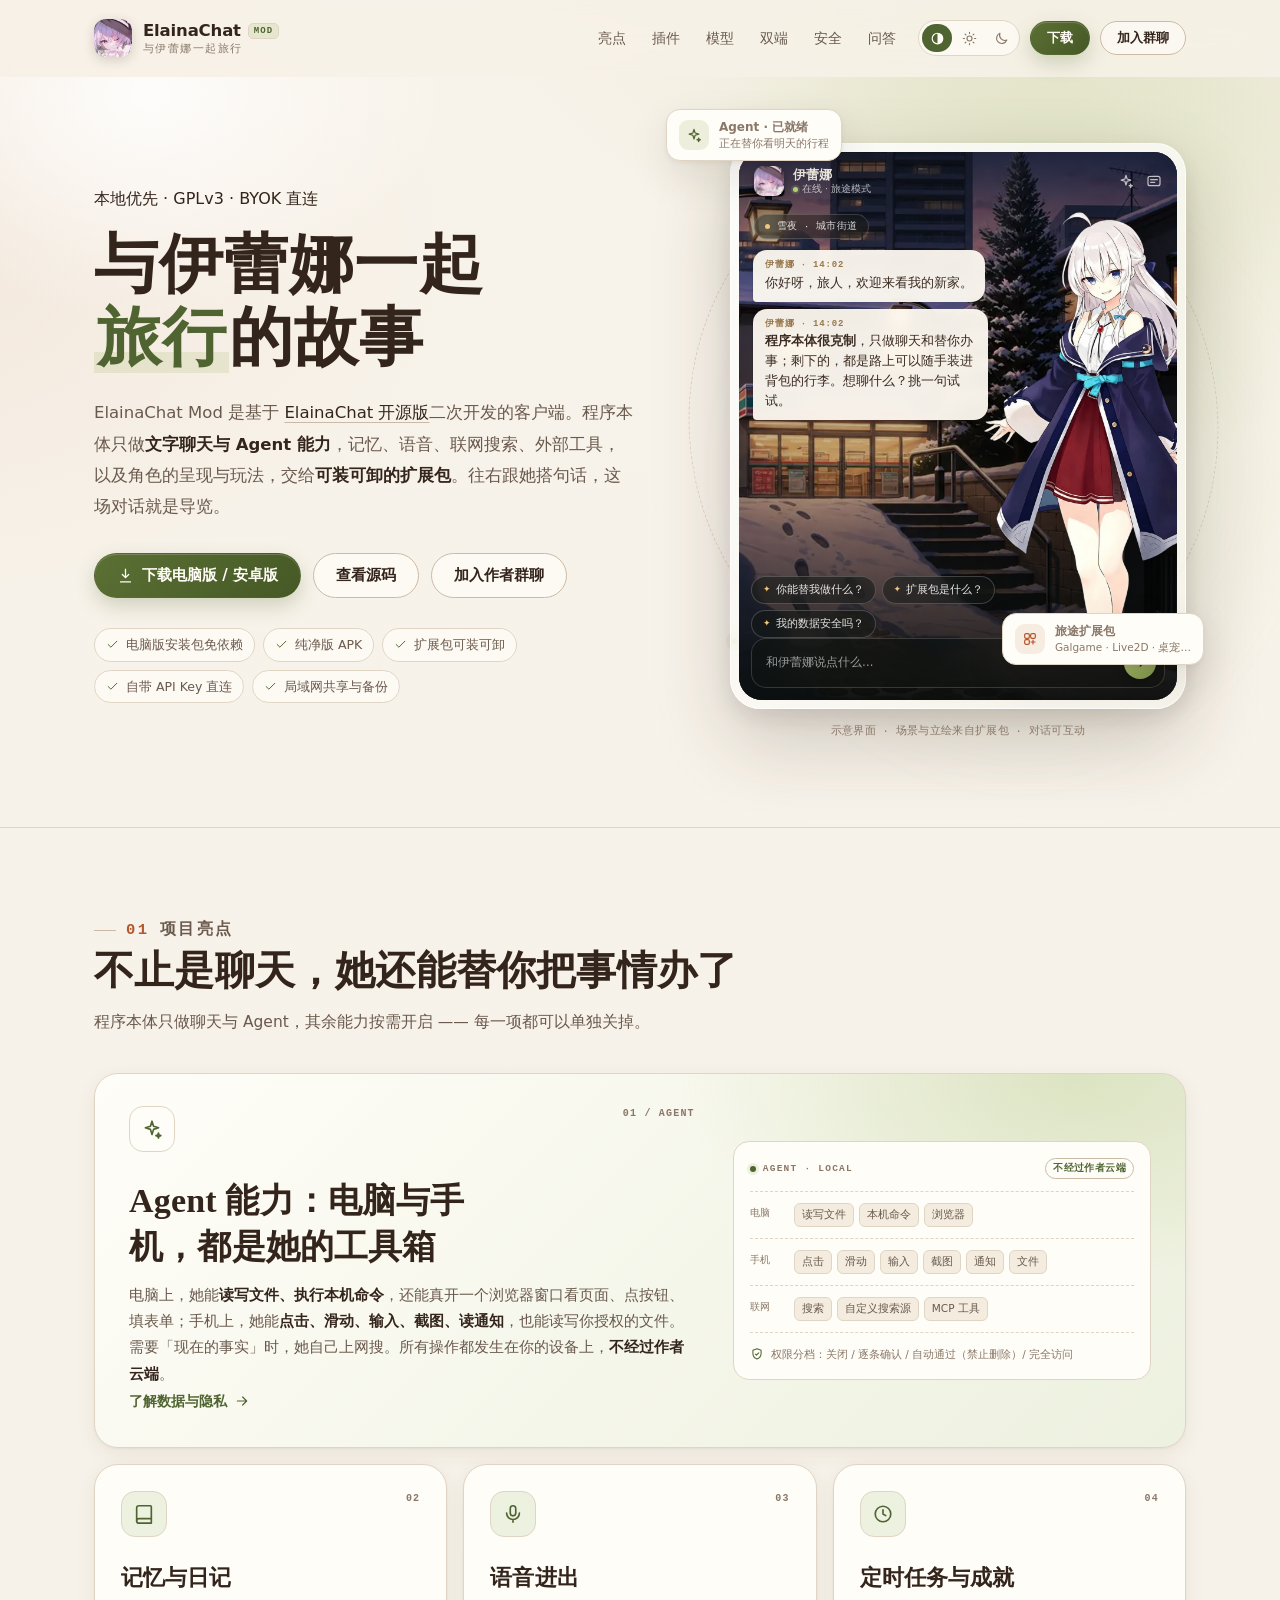
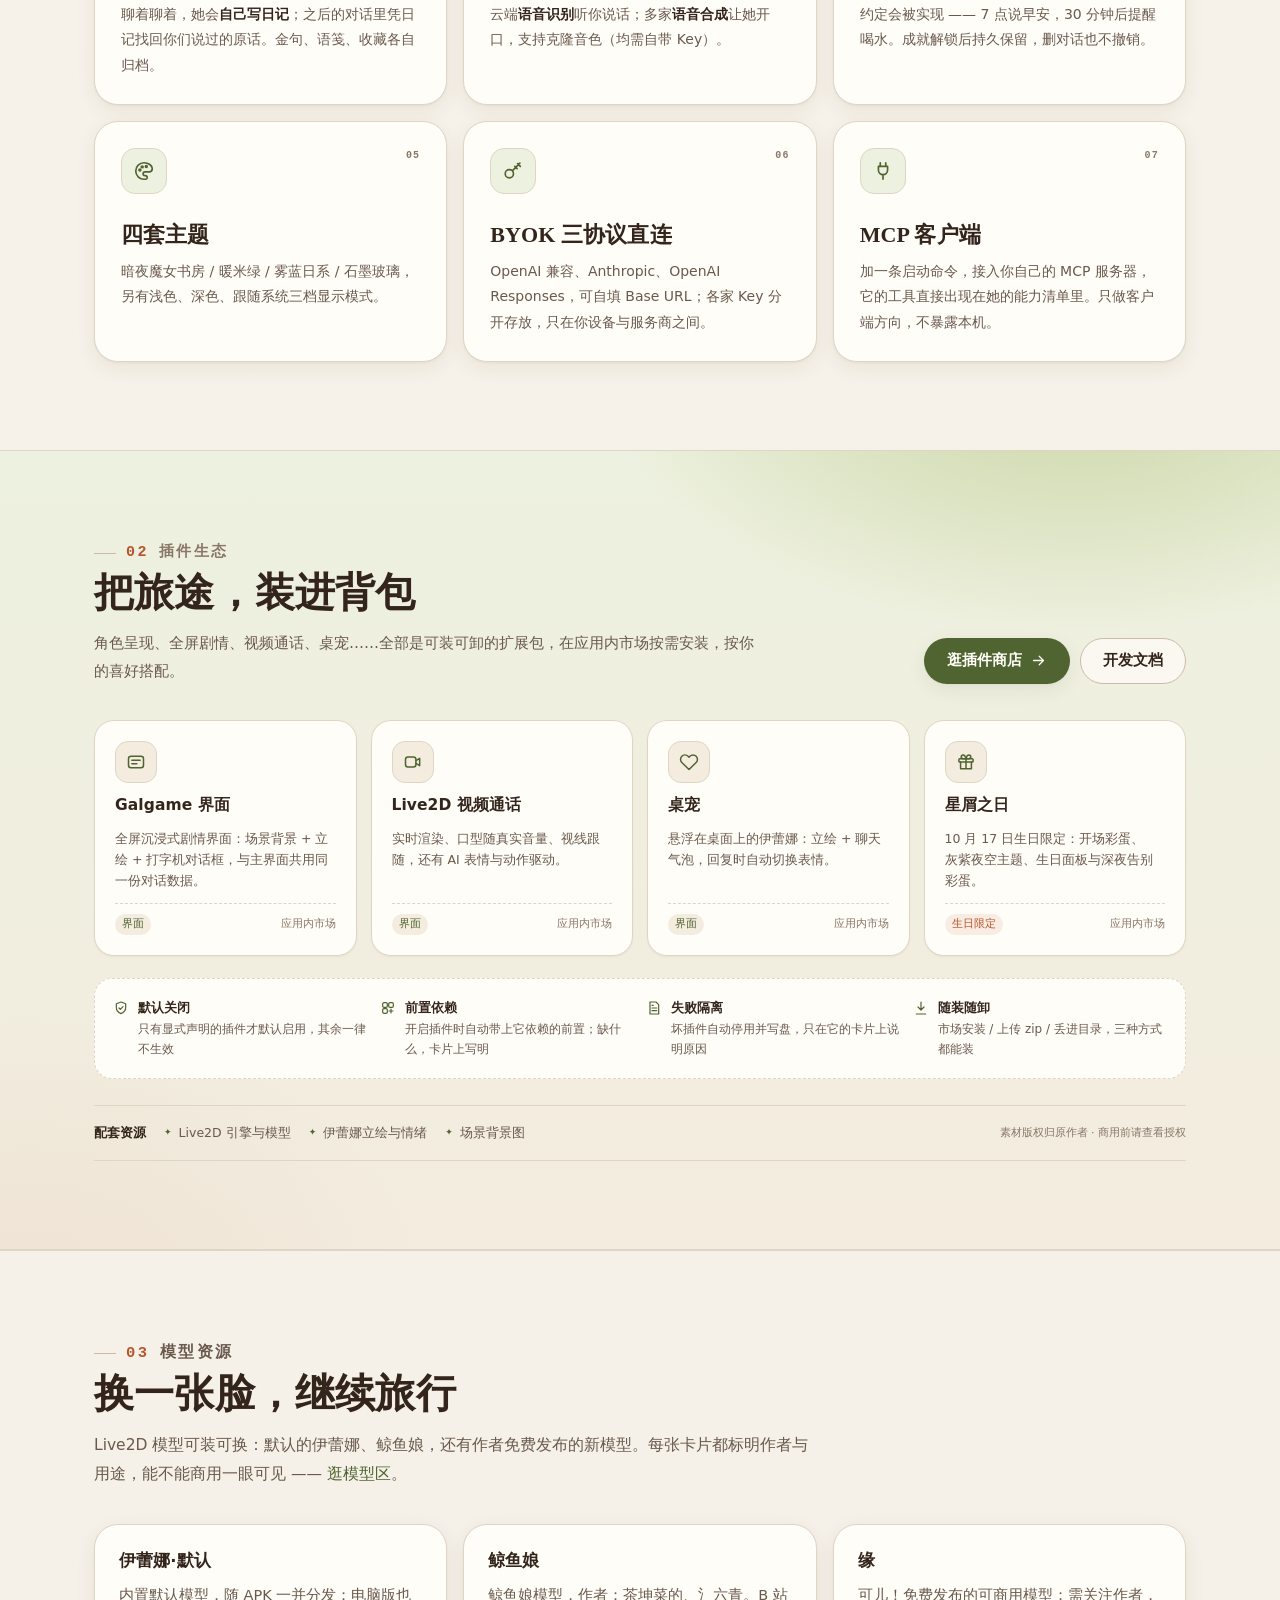
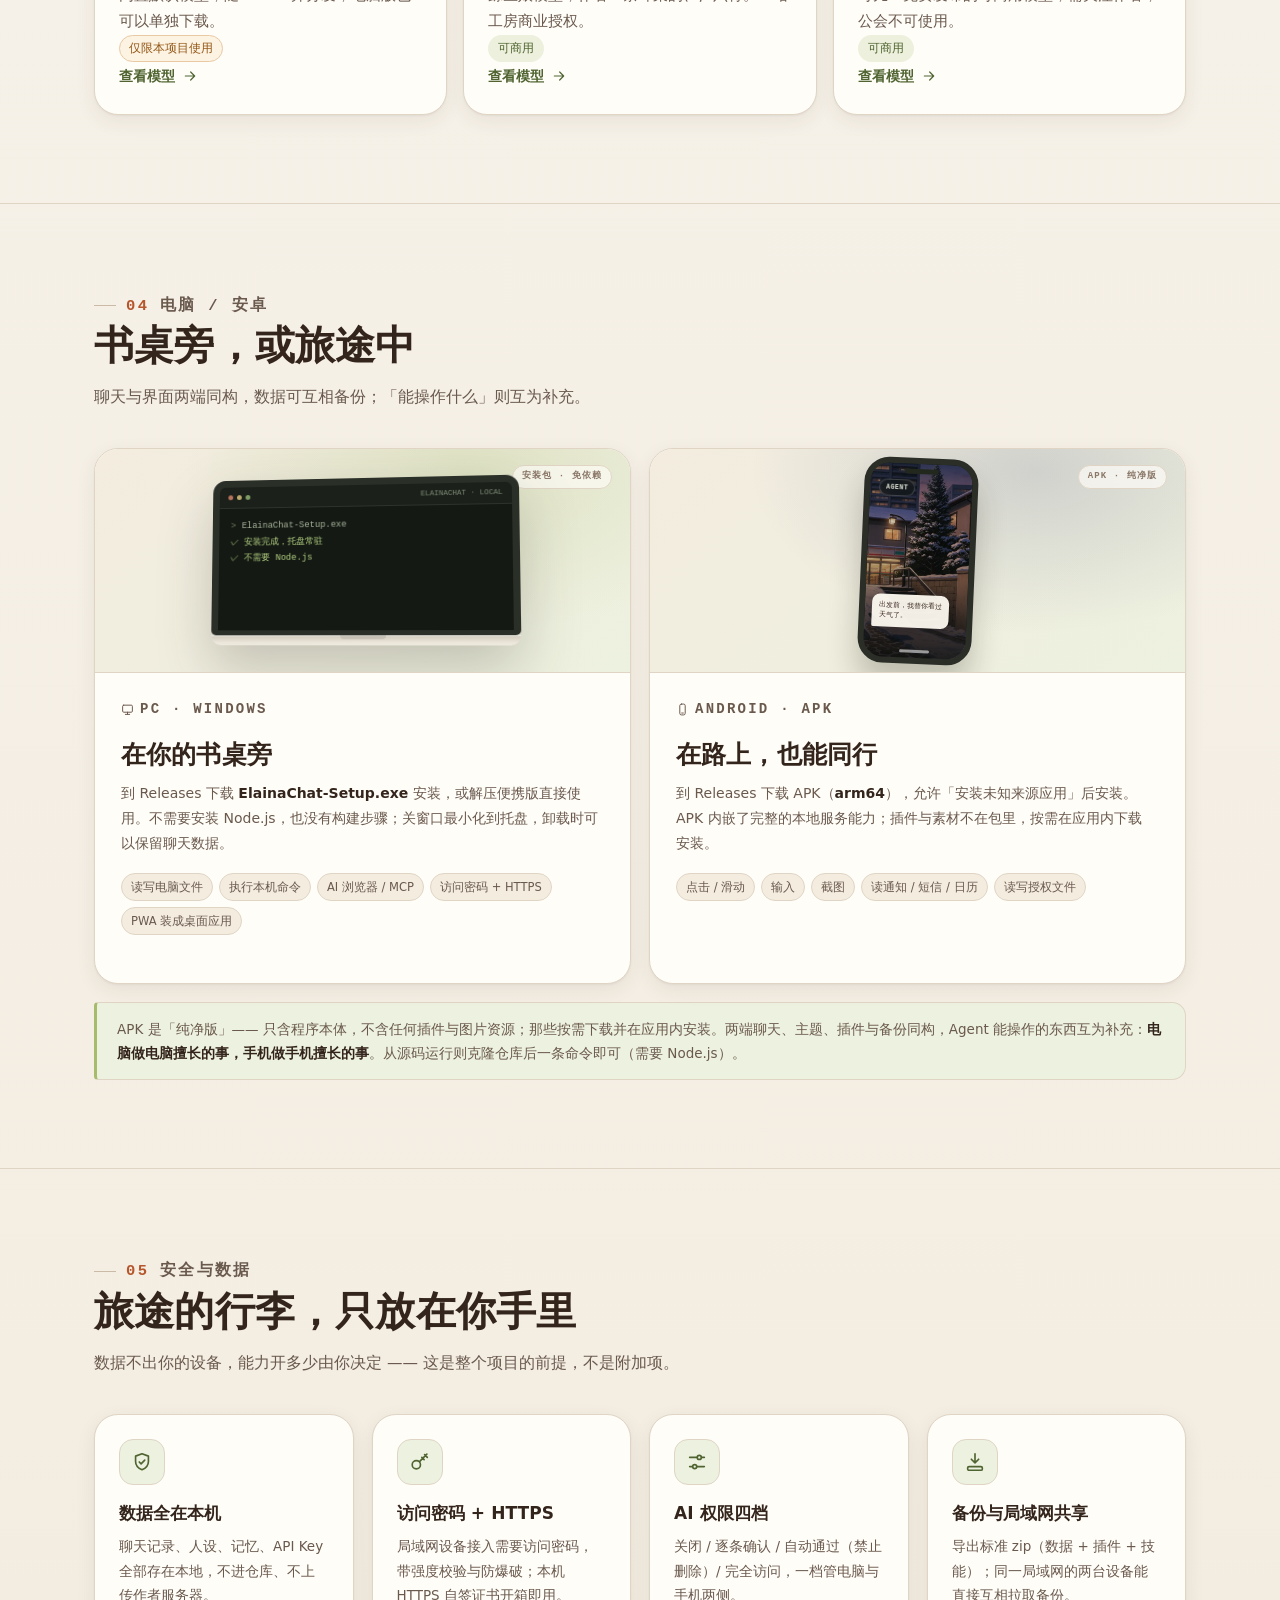
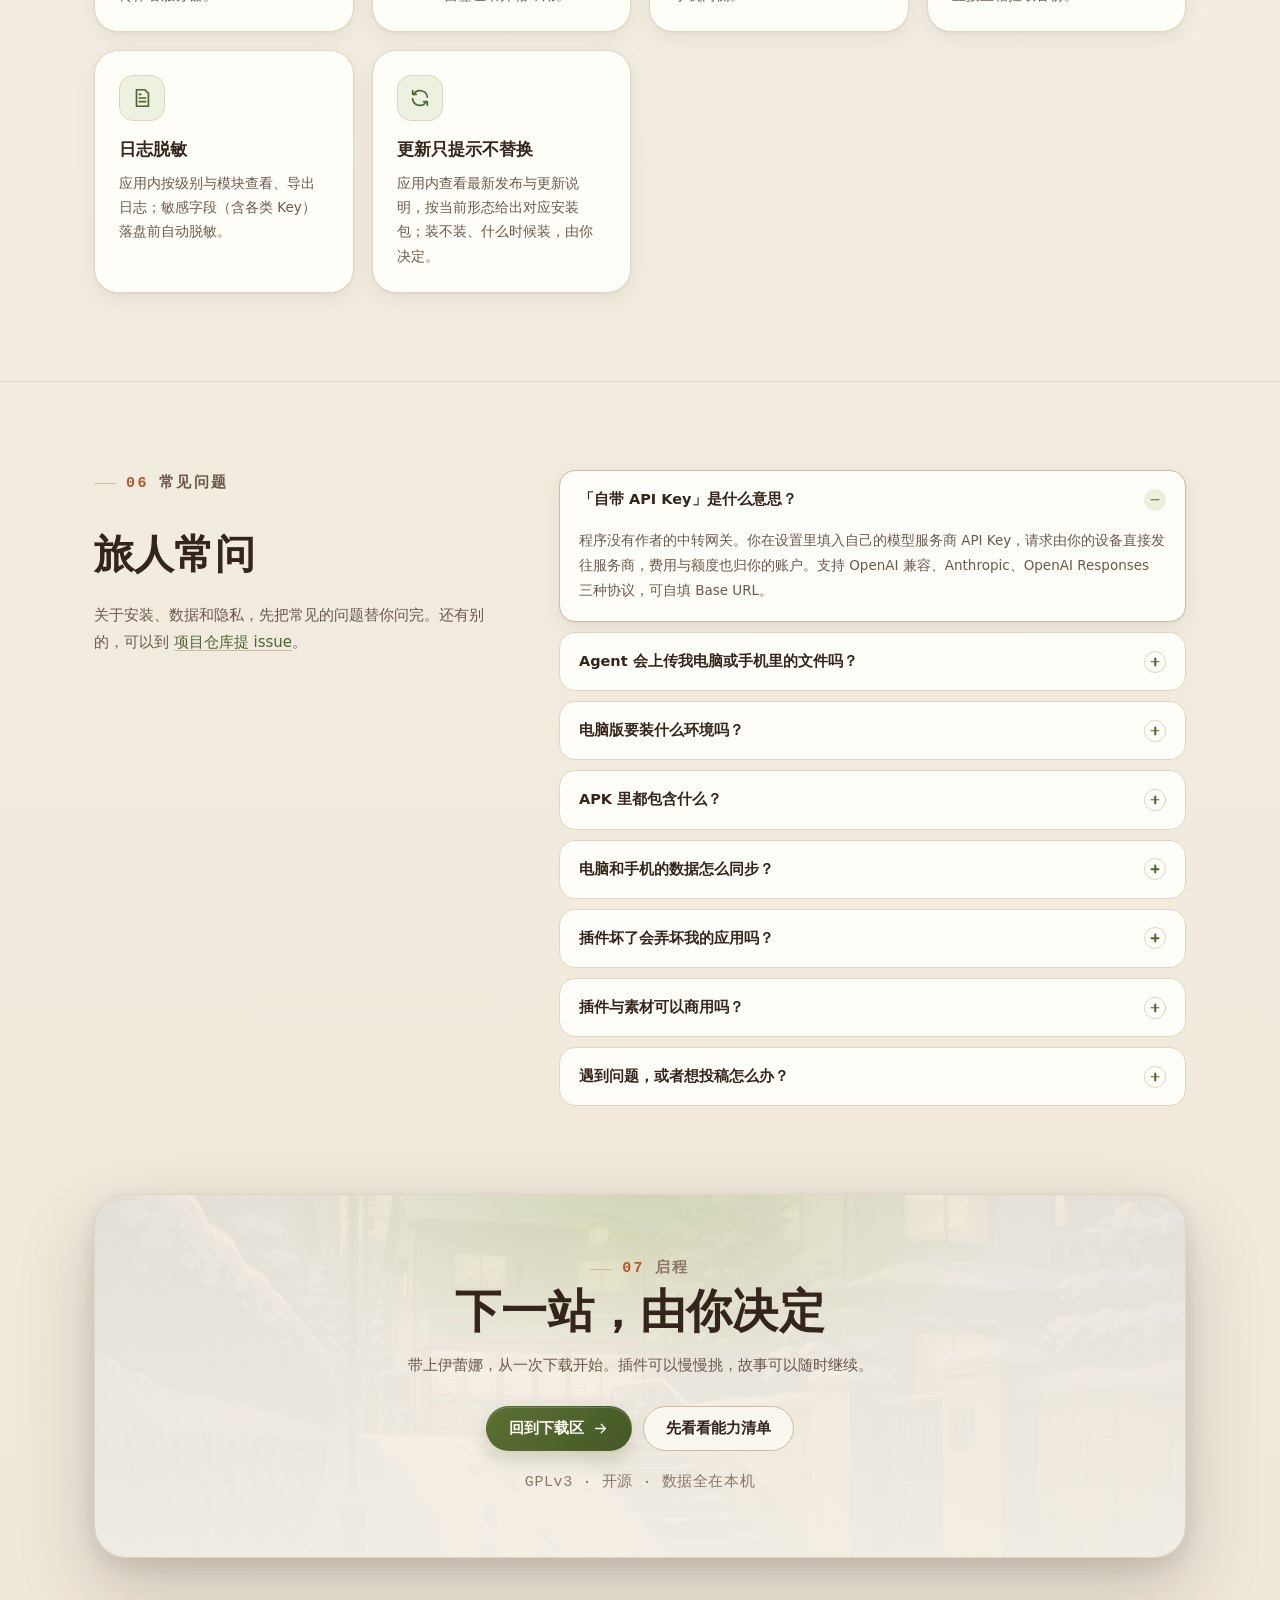
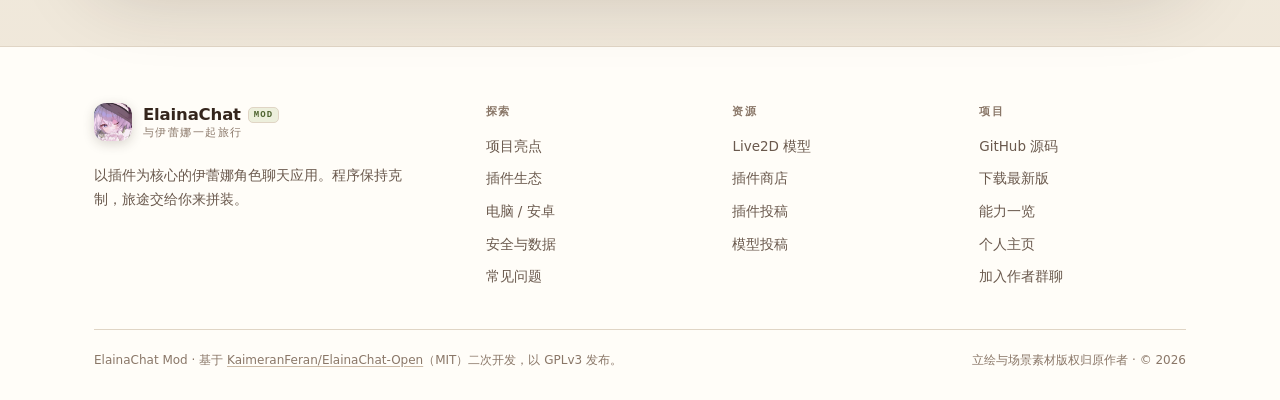
<file: index.html>
<!DOCTYPE html>
<html lang="zh-CN">
<head>
<meta charset="UTF-8">
<meta name="viewport" content="width=device-width, initial-scale=1">
<title>ElainaChat Mod · 与伊蕾娜一起旅行的聊天应用</title>
<meta name="description" content="ElainaChat Mod 是基于 ElainaChat 开源版二次开发的伊蕾娜聊天应用：文字与语音聊天、Agent 能力、多套人设与跨设备同步；角色、界面与玩法交给可装可卸的扩展包。自带 API Key 直连，开源（GPLv3）。">
<meta name="theme-color" id="theme-color" content="#f6f1e8">
<link rel="icon" href="./assets/favicon.png" type="image/png">
<link rel="canonical" href="https://xyz921746.github.io/web/">
<meta property="og:type" content="website">
<meta property="og:locale" content="zh_CN">
<meta property="og:site_name" content="ElainaChat Mod">
<meta property="og:title" content="ElainaChat Mod · 与伊蕾娜一起旅行的聊天应用">
<meta property="og:description" content="文字与语音聊天、Agent 能力、多套人设与跨设备同步；角色与玩法交给可装可卸的扩展包。自带 API Key 直连服务商，开源（GPLv3）。">
<meta property="og:url" content="https://xyz921746.github.io/web/">
<meta property="og:image" content="https://xyz921746.github.io/web/assets/og-cover.jpg">
<meta property="og:image:width" content="1200">
<meta property="og:image:height" content="630">
<meta property="og:image:alt" content="雪夜街道背景下的伊蕾娜立绘，标题：与伊蕾娜一起旅行的故事">
<meta name="twitter:card" content="summary_large_image">
<meta name="twitter:title" content="ElainaChat Mod · 与伊蕾娜一起旅行">
<meta name="twitter:description" content="文字与语音聊天、Agent 能力、多套人设与跨设备同步；角色与玩法交给可装可卸的扩展包。">
<meta name="twitter:image" content="https://xyz921746.github.io/web/assets/og-cover.jpg">
<meta name="twitter:image:alt" content="雪夜街道背景下的伊蕾娜立绘，标题：与伊蕾娜一起旅行的故事">
<script type="application/ld+json">
{
  "@context": "https://schema.org",
  "@type": "SoftwareApplication",
  "name": "ElainaChat Mod",
  "url": "https://xyz921746.github.io/web/",
  "description": "基于 ElainaChat 开源版二次开发的伊蕾娜聊天应用：文字与语音聊天、Agent 能力、多套人设与跨设备同步；角色、界面与玩法交给可装可卸的扩展包。",
  "applicationCategory": "EntertainmentApplication",
  "applicationSubCategory": "Chat",
  "operatingSystem": "Windows, Android",
  "inLanguage": "zh-CN",
  "isAccessibleForFree": true,
  "image": "https://xyz921746.github.io/web/assets/og-cover.jpg",
  "downloadUrl": "https://github.com/XYZ921746/ElainaChat-mod/releases",
  "codeRepository": "https://github.com/XYZ921746/ElainaChat-mod",
  "license": "https://www.gnu.org/licenses/gpl-3.0.html",
  "offers": {
    "@type": "Offer",
    "price": "0",
    "priceCurrency": "CNY"
  }
}
</script>
<style>
/* ==========================================================================
   原版站点设计系统移植（style.css + home.css）。
   令牌、页头、按钮、首屏舞台、Agent 控制台、夜间插件带、双端、FAQ、CTA、页脚
   均按原版实现保留；改动只有两处：
   ① 首屏 App 示意窗里的静态气泡改为可互动对话（.chat-scroll / .chip-suggest）；
   ② 新增「安全与数据」章节与插件治理条，样式沿用原版 .card / .plugin-*。
   ========================================================================== */

/* ── 一、设计令牌（原版照搬） ─────────────────────────────────────────── */
:root {
  color-scheme: light;
  --font-sans: system-ui, -apple-system, "Segoe UI", "PingFang SC", "Hiragino Sans GB",
    "Microsoft YaHei", sans-serif;
  --font-serif: "Source Han Serif SC", "Noto Serif CJK SC", "Noto Serif SC", "Songti SC",
    STSong, "SimSun", Georgia, serif;
  --font-mono: ui-monospace, SFMono-Regular, "JetBrains Mono", Consolas, monospace;

  --paper: #f6f1e8;
  --paper-deep: #efe7d9;
  --surface: #fffdf8;
  --surface-soft: #f3ecdf;
  --surface-glass: rgba(255, 253, 248, 0.68);
  --ink: #34251c;
  --ink-soft: #6a594d;
  --ink-faint: #8a7768;
  --line: #e0d5c5;
  --line-strong: #cbbaa6;

  --sage: #a7bb6c;
  --sage-deep: #4f6430;
  --sage-soft: rgba(167, 187, 108, 0.2);
  --sage-wash: #edf1df;
  --clay: #b5562c;
  --clay-soft: rgba(181, 86, 44, 0.1);
  --gold: #c79a4b;
  --navy: #262a4a;

  --warn: #925614;
  --warn-bg: #fdf3e3;
  --warn-line: #e9c9a4;

  --on-dark: #f5f1e6;
  --on-dark-soft: #bdc0b0;

  --page-bg:
    radial-gradient(1100px 700px at 88% -120px, rgba(167, 187, 108, 0.24), transparent 62%),
    radial-gradient(900px 620px at -8% 240px, rgba(181, 86, 44, 0.07), transparent 62%),
    linear-gradient(180deg, #f8f3ea 0%, var(--paper) 46%, var(--paper-deep) 100%);
  --header-bg: rgba(247, 242, 233, 0.8);
  --focus: #43552a;

  --shadow-xs: 0 1px 2px rgba(52, 37, 28, 0.06);
  --shadow-sm: 0 6px 20px rgba(52, 37, 28, 0.07), 0 1px 2px rgba(52, 37, 28, 0.05);
  --shadow-md: 0 16px 40px rgba(52, 37, 28, 0.11), 0 2px 6px rgba(52, 37, 28, 0.06);
  --shadow-lg: 0 32px 80px rgba(45, 32, 24, 0.2), 0 8px 24px rgba(45, 32, 24, 0.1);
  --card-shadow: var(--shadow-sm);
  --card-shadow-hover: var(--shadow-md);

  --radius-xs: 8px;
  --radius-sm: 12px;
  --radius-md: 18px;
  --radius-lg: 24px;
  --radius-xl: 32px;
  --maxw: 1140px;
  --gutter: 24px;
  --header-h: 76px;
  --section-y: 88px;
}
html[data-theme="dark"] {
  color-scheme: dark;
  --paper: #10140f;
  --paper-deep: #0c100c;
  --surface: #171d16;
  --surface-soft: #1e251d;
  --surface-glass: rgba(23, 29, 22, 0.66);
  --ink: #eee9dd;
  --ink-soft: #b2ab9d;
  --ink-faint: #8b8578;
  --line: #2e382c;
  --line-strong: #465442;

  --sage: #a9bd74;
  --sage-deep: #c3d58d;
  --sage-soft: rgba(169, 189, 116, 0.16);
  --sage-wash: #1d241b;
  --clay: #e79a6d;
  --clay-soft: rgba(231, 154, 109, 0.12);
  --gold: #e0b56a;

  --warn: #f0bf72;
  --warn-bg: #211c12;
  --warn-line: #4f4226;

  --on-dark: #f5f1e6;
  --on-dark-soft: #b9bcac;

  --page-bg:
    radial-gradient(1000px 620px at 86% -120px, rgba(169, 189, 116, 0.14), transparent 62%),
    radial-gradient(900px 640px at -10% 220px, rgba(58, 66, 104, 0.28), transparent 62%),
    linear-gradient(180deg, #0d110d 0%, var(--paper) 48%, var(--paper-deep) 100%);
  --header-bg: rgba(16, 20, 15, 0.8);
  --focus: #c3d58d;

  --shadow-xs: 0 1px 2px rgba(0, 0, 0, 0.3);
  --shadow-sm: 0 8px 26px rgba(0, 0, 0, 0.3), 0 1px 2px rgba(0, 0, 0, 0.25);
  --shadow-md: 0 20px 48px rgba(0, 0, 0, 0.42), 0 2px 8px rgba(0, 0, 0, 0.3);
  --shadow-lg: 0 36px 90px rgba(0, 0, 0, 0.55), 0 10px 30px rgba(0, 0, 0, 0.35);
  --card-shadow: var(--shadow-sm);
  --card-shadow-hover: var(--shadow-md);
}

/* ── 二、基础（原版照搬） ─────────────────────────────────────────────── */
* { box-sizing: border-box; }
html {
  scroll-behavior: smooth;
  scroll-padding-top: calc(var(--header-h) + 20px);
}
body {
  margin: 0;
  background: var(--page-bg);
  background-color: var(--paper);
  color: var(--ink);
  font: 16px/1.75 var(--font-sans);
  -webkit-font-smoothing: antialiased;
  text-rendering: optimizeLegibility;
}
h1, h2, h3, h4 {
  font-family: var(--font-serif);
  font-weight: 600;
  letter-spacing: 0.005em;
  text-wrap: balance;
}
p { text-wrap: pretty; }
a {
  color: var(--sage-deep);
  text-decoration: none;
  text-underline-offset: 0.2em;
  transition: color 0.16s ease;
}
a:hover {
  color: var(--ink);
  text-decoration: underline;
  text-decoration-thickness: 1px;
}
:focus-visible {
  outline: 2px solid var(--focus);
  outline-offset: 3px;
  border-radius: 6px;
}
::selection { background: var(--sage); color: #243016; }
img { display: block; max-width: 100%; }
svg { display: block; }
.wrap {
  width: 100%;
  max-width: var(--maxw);
  margin: 0 auto;
  padding: 0 var(--gutter);
}
.skip-link {
  position: fixed;
  top: 12px;
  left: 12px;
  z-index: 100;
  padding: 10px 16px;
  border-radius: 999px;
  background: var(--ink);
  color: var(--paper);
  font-size: 14px;
  transform: translateY(-160%);
  transition: transform 0.2s ease;
}
.skip-link:focus-visible {
  transform: translateY(0);
  color: var(--paper);
  text-decoration: none;
}
.icon {
  width: 20px;
  height: 20px;
  flex: none;
  fill: none;
  stroke: currentColor;
  stroke-width: 1.8;
  stroke-linecap: round;
  stroke-linejoin: round;
}

/* ── 三、页头与导航（原版照搬） ───────────────────────────────────────── */
.site-header {
  position: sticky;
  top: 0;
  z-index: 60;
  background: var(--header-bg);
  border-bottom: 1px solid transparent;
  backdrop-filter: blur(18px) saturate(1.45);
  -webkit-backdrop-filter: blur(18px) saturate(1.45);
  transition: border-color 0.2s ease, box-shadow 0.2s ease;
}
.site-header.is-scrolled {
  border-bottom-color: var(--line);
  box-shadow: 0 10px 30px rgba(52, 37, 28, 0.06);
}
html[data-theme="dark"] .site-header.is-scrolled {
  box-shadow: 0 10px 30px rgba(0, 0, 0, 0.28);
}
.header-inner {
  display: flex;
  align-items: center;
  justify-content: space-between;
  gap: 18px;
  min-height: var(--header-h);
}
.header-right {
  display: flex;
  align-items: center;
  justify-content: flex-end;
  gap: 10px;
  min-width: 0;
}
.brand {
  display: inline-flex;
  align-items: center;
  gap: 11px;
  flex: none;
  color: var(--ink);
}
.brand:hover { color: var(--ink); text-decoration: none; }
.brand-mark {
  width: 38px;
  height: 38px;
  flex: none;
  border-radius: 12px;
  object-fit: cover;
  background: var(--surface-soft);
  box-shadow: 0 3px 12px rgba(52, 37, 28, 0.18), inset 0 0 0 1px rgba(0, 0, 0, 0.06);
}
.brand-copy {
  display: flex;
  flex-direction: column;
  gap: 1px;
  line-height: 1.2;
}
.brand-name {
  display: flex;
  align-items: center;
  gap: 7px;
  font-size: 16.5px;
  font-weight: 700;
  letter-spacing: -0.01em;
  white-space: nowrap;
}
.brand-badge {
  padding: 3px 5px 2px;
  border: 1px solid var(--line);
  border-radius: 5px;
  background: var(--sage-soft);
  color: var(--sage-deep);
  font: 700 9px/1 var(--font-mono);
  letter-spacing: 0.12em;
}
.brand-sub {
  color: var(--ink-faint);
  font-size: 10.5px;
  letter-spacing: 0.14em;
  white-space: nowrap;
}
.nav {
  display: flex;
  align-items: center;
  gap: 2px;
}
.nav-link {
  padding: 8px 12px;
  border-radius: 999px;
  color: var(--ink-soft);
  font-size: 14px;
  font-weight: 500;
  white-space: nowrap;
  transition: background 0.16s ease, color 0.16s ease;
}
.nav-link:hover {
  background: var(--sage-soft);
  color: var(--ink);
  text-decoration: none;
}
.nav-link.is-active,
.nav-link[aria-current="location"] {
  background: var(--sage-soft);
  color: var(--ink);
}
.appearance { display: flex; align-items: center; }
.theme-capsule {
  display: inline-flex;
  align-items: center;
  gap: 2px;
  padding: 3px;
  border: 1px solid var(--line);
  border-radius: 999px;
  background: var(--surface-glass);
}
.theme-capsule button {
  display: grid;
  place-items: center;
  width: 30px;
  height: 28px;
  padding: 0;
  border: 0;
  border-radius: 999px;
  background: transparent;
  color: var(--ink-faint);
  cursor: pointer;
  transition: background 0.16s ease, color 0.16s ease;
}
.theme-capsule button svg { width: 15px; height: 15px; }
.theme-capsule button:hover { color: var(--ink); }
.theme-capsule button[aria-pressed="true"] {
  background: var(--sage-deep);
  color: #fffdf6;
}
html[data-theme="dark"] .theme-capsule button[aria-pressed="true"] {
  background: var(--sage);
  color: #1b2117;
}
.header-cta {
  padding: 8px 17px;
  font-size: 13.5px;
}
/* ── 作者群聊入口：悬浮 / 键盘聚焦时弹出二维码 ─────────────────────────── */
.qq-group { position: relative; }
.qq-pop {
  position: absolute;
  left: 50%;
  bottom: calc(100% + 14px);
  z-index: 40;
  width: 184px;
  padding: 0;
  border: 1px solid var(--line);
  border-radius: 16px;
  background: var(--surface);
  box-shadow: var(--shadow-md);
  overflow: hidden;
  opacity: 0;
  visibility: hidden;
  pointer-events: none;
  transform: translate(-50%, 8px);
  transition: opacity 0.18s ease, transform 0.18s ease, visibility 0.18s ease;
}
.qq-pop img {
  display: block;
  width: 100%;
  height: auto;
  max-width: none;
  background: transparent;
}
.qq-group:hover .qq-pop,
.qq-group:focus-within .qq-pop {
  opacity: 1;
  visibility: visible;
  transform: translate(-50%, 0);
}
/* 页头按钮贴近右边缘：改为向下弹出并右对齐，避免超出视口 */
.qq-group--down .qq-pop {
  top: calc(100% + 14px);
  right: 0;
  bottom: auto;
  left: auto;
  transform: translateY(-8px);
}
.qq-group--down:hover .qq-pop,
.qq-group--down:focus-within .qq-pop { transform: translateY(0); }
@media (max-width: 960px) {
  .mobile-menu__qq { width: 100%; margin-top: 10px; }
}
.menu-toggle {
  display: none;
  position: relative;
  width: 40px;
  height: 40px;
  padding: 0;
  border: 1px solid var(--line);
  border-radius: 12px;
  background: var(--surface-glass);
  color: var(--ink);
  cursor: pointer;
}
.menu-toggle span {
  position: absolute;
  left: 12px;
  width: 16px;
  height: 1.5px;
  border-radius: 2px;
  background: currentColor;
  transition: transform 0.2s ease, opacity 0.2s ease, top 0.2s ease;
}
.menu-toggle span:nth-child(1) { top: 14px; }
.menu-toggle span:nth-child(2) { top: 19px; }
.menu-toggle span:nth-child(3) { top: 24px; }
.menu-toggle[aria-expanded="true"] span:nth-child(1) { top: 19px; transform: rotate(45deg); }
.menu-toggle[aria-expanded="true"] span:nth-child(2) { opacity: 0; }
.menu-toggle[aria-expanded="true"] span:nth-child(3) { top: 19px; transform: rotate(-45deg); }
.mobile-menu {
  position: absolute;
  top: 100%;
  left: 0;
  right: 0;
  z-index: 59;
  max-height: calc(100vh - var(--header-h));
  overflow-y: auto;
  padding: 10px var(--gutter) 22px;
  background: var(--surface);
  border-top: 1px solid var(--line);
  border-bottom: 1px solid var(--line);
  box-shadow: var(--shadow-md);
}
.mobile-menu[hidden] { display: none; }
.mobile-nav {
  display: flex;
  flex-direction: column;
  gap: 2px;
}
.mobile-nav .nav-link {
  padding: 11px 12px;
  border-radius: 10px;
  font-size: 15px;
}
.mobile-menu__actions {
  display: flex;
  gap: 10px;
  margin-top: 14px;
  padding-top: 16px;
  border-top: 1px dashed var(--line);
}
.mobile-menu__actions .btn { flex: 1; }
.mobile-menu__note {
  margin: 14px 2px 0;
  color: var(--ink-faint);
  font-size: 12px;
}

/* ── 四、按钮（原版照搬） ─────────────────────────────────────────────── */
.btn {
  display: inline-flex;
  align-items: center;
  justify-content: center;
  gap: 8px;
  padding: 12px 22px;
  border: 1px solid transparent;
  border-radius: 999px;
  font-family: var(--font-sans);
  font-size: 15px;
  font-weight: 650;
  line-height: 1.3;
  white-space: nowrap;
  cursor: pointer;
  text-decoration: none;
  transition: transform 0.18s ease, box-shadow 0.18s ease, background 0.18s ease,
    border-color 0.18s ease, color 0.18s ease;
}
.btn:hover { text-decoration: none; color: inherit; }
.btn .icon { width: 17px; height: 17px; }
.btn--primary {
  background: linear-gradient(135deg, #5b7034 0%, #455826 100%);
  color: #fffdf6;
  box-shadow: 0 8px 20px rgba(79, 100, 48, 0.24), inset 0 1px 0 rgba(255, 255, 255, 0.18);
}
.btn--primary:hover {
  color: #fffdf6;
  transform: translateY(-1px);
  box-shadow: 0 12px 28px rgba(79, 100, 48, 0.3), inset 0 1px 0 rgba(255, 255, 255, 0.2);
}
.btn--primary:active { transform: translateY(0); }
.btn--ghost {
  background: var(--surface-glass);
  border-color: var(--line-strong);
  color: var(--ink);
}
.btn--ghost:hover {
  background: var(--sage-soft);
  border-color: var(--sage);
  color: var(--ink);
  transform: translateY(-1px);
}
.btn--sm { padding: 8px 16px; font-size: 13px; }
.link-arrow {
  display: inline-flex;
  align-items: center;
  gap: 7px;
  font-size: 14px;
  font-weight: 600;
  color: var(--sage-deep);
}
.link-arrow .icon {
  width: 16px;
  height: 16px;
  transition: transform 0.18s ease;
}
.link-arrow:hover { text-decoration: none; color: var(--ink); }
.link-arrow:hover .icon { transform: translateX(3px); }
html[data-theme="dark"] .btn--primary {
  background: linear-gradient(135deg, #b4c982 0%, #8fa65a 100%);
  color: #1b2117;
  box-shadow: 0 8px 24px rgba(169, 189, 116, 0.18);
}
html[data-theme="dark"] .btn--primary:hover { color: #12170f; }

/* ── 五、通用区块（原版照搬） ─────────────────────────────────────────── */
.section {
  position: relative;
  padding: var(--section-y) 0;
  border-top: 1px solid var(--line);
}
.section-head {
  max-width: 720px;
  margin-bottom: 36px;
}
.section-head h2 {
  margin: 0 0 12px;
  font-size: clamp(28px, 3.3vw, 40px);
  line-height: 1.28;
}
.section-head p {
  margin: 0;
  color: var(--ink-soft);
  font-size: 15.5px;
  line-height: 1.85;
}
.kicker {
  display: flex;
  align-items: center;
  gap: 10px;
  margin: 0 0 14px;
  color: var(--ink-faint);
  font: 600 11px/1.5 var(--font-mono);
  letter-spacing: 0.16em;
  text-transform: uppercase;
}
.kicker::before {
  content: "";
  width: 22px;
  height: 1px;
  background: var(--line-strong);
}
.kicker b { color: var(--clay); font-weight: 600; }

/* 卡片 / 网格（原版照搬） */
.grid-4 {
  display: grid;
  grid-template-columns: repeat(auto-fit, minmax(240px, 1fr));
  gap: 18px;
}
.card {
  position: relative;
  padding: 24px;
  border: 1px solid var(--line);
  border-radius: var(--radius-lg);
  background: var(--surface);
  box-shadow: var(--card-shadow);
  transition: transform 0.2s ease, box-shadow 0.2s ease, border-color 0.2s ease;
}
.card:hover {
  transform: translateY(-3px);
  border-color: var(--line-strong);
  box-shadow: var(--card-shadow-hover);
}
.card h3 {
  margin: 0 0 8px;
  font-family: var(--font-sans);
  font-size: 16.5px;
  font-weight: 650;
  line-height: 1.5;
}
.card p {
  margin: 0;
  color: var(--ink-soft);
  font-size: 14.5px;
  line-height: 1.8;
}
.tag {
  display: inline-block;
  padding: 4px 9px;
  border: 1px solid transparent;
  border-radius: 999px;
  background: var(--surface-soft);
  color: var(--ink-soft);
  font-size: 11.5px;
  font-weight: 500;
  line-height: 1.4;
  white-space: nowrap;
}
.tag--ok { background: var(--sage-soft); color: var(--sage-deep); }
.tag--warn {
  background: var(--warn-bg);
  color: var(--warn);
  border-color: var(--warn-line);
}
.notice {
  margin: 18px 0 0;
  padding: 14px 18px 14px 20px;
  border: 1px solid var(--line);
  border-left: 3px solid var(--sage);
  border-radius: 4px 14px 14px 4px;
  background: var(--sage-wash);
  color: var(--ink-soft);
  font-size: 13.5px;
  line-height: 1.8;
}
.notice strong { color: var(--ink); font-weight: 650; }
html[data-theme="dark"] .notice { background: var(--surface-soft); }

/* ── 六、首页 · 首屏（原版照搬 + 互动对话） ───────────────────────────── */
.home-hero {
  position: relative;
  overflow: clip;
  padding: 56px 0 88px;
}
.home-hero::before {
  content: "";
  position: absolute;
  inset: -10% -10% auto;
  height: 780px;
  pointer-events: none;
  background:
    radial-gradient(560px 420px at 76% 28%, rgba(167, 187, 108, 0.28), transparent 64%),
    radial-gradient(420px 320px at 18% 12%, rgba(255, 255, 255, 0.85), transparent 70%);
}
html[data-theme="dark"] .home-hero::before {
  background:
    radial-gradient(560px 420px at 76% 28%, rgba(169, 189, 116, 0.14), transparent 64%),
    radial-gradient(420px 320px at 18% 12%, rgba(255, 255, 255, 0.04), transparent 70%);
}
.hero-grid {
  position: relative;
  z-index: 1;
  display: grid;
  grid-template-columns: minmax(0, 1.04fr) minmax(0, 0.96fr);
  align-items: center;
  gap: 52px;
}
.hero-copy { min-width: 0; }
.hero-title {
  margin: 0 0 22px;
  font-size: clamp(38px, 5.4vw, 64px);
  line-height: 1.14;
  letter-spacing: 0.015em;
}
.hero-title span { display: block; }
.hero-title em {
  font-style: normal;
  color: var(--sage-deep);
  background: linear-gradient(transparent 70%, var(--sage-soft) 70%);
  padding: 0 0.04em;
}
.hero-lede {
  max-width: 580px;
  margin: 0 0 30px;
  color: var(--ink-soft);
  font-size: 16.5px;
  line-height: 1.9;
}
.hero-lede strong { color: var(--ink); font-weight: 650; }
.hero-lede a {
  color: var(--ink);
  text-decoration: underline;
  text-decoration-color: var(--line-strong);
  text-underline-offset: 0.22em;
}
.hero-lede a:hover { color: var(--sage-deep); text-decoration-color: currentColor; }
.hero-actions {
  display: flex;
  flex-wrap: wrap;
  align-items: center;
  gap: 12px;
}
.hero-meta {
  display: flex;
  flex-wrap: wrap;
  gap: 8px;
  margin: 30px 0 0;
  padding: 0;
  list-style: none;
}
.hero-meta li {
  display: inline-flex;
  align-items: center;
  gap: 7px;
  padding: 7px 11px;
  border: 1px solid var(--line);
  border-radius: 999px;
  background: var(--surface-glass);
  color: var(--ink-soft);
  font-size: 12.5px;
  line-height: 1.4;
  backdrop-filter: blur(6px);
}
.hero-meta .icon { width: 13px; height: 13px; color: var(--sage-deep); }

/* 首屏舞台：应用界面示意（互动对话版） */
.hero-visual { min-width: 0; }
.hero-stage {
  position: relative;
  width: min(100%, 456px);
  margin-left: auto;
  padding: 10px 0 0;
}
.stage-glow {
  position: absolute;
  inset: 4% -22% -8% -18%;
  z-index: 0;
  border-radius: 50%;
  background: radial-gradient(circle at 60% 50%, var(--sage-soft), transparent 64%);
  filter: blur(18px);
}
.stage-ring {
  position: absolute;
  inset: 2% -7% 6% -9%;
  z-index: 0;
  border: 1px dashed var(--line-strong);
  border-radius: 50%;
  opacity: 0.55;
  transform: rotate(-9deg);
}
.stage-ring::before,
.stage-ring::after {
  content: "";
  position: absolute;
  width: 7px;
  height: 7px;
  border-radius: 50%;
  background: var(--sage);
  box-shadow: 0 0 0 6px var(--sage-soft);
}
.stage-ring::before { top: 13%; right: 4%; }
.stage-ring::after { bottom: 17%; left: 2%; width: 5px; height: 5px; }
.app-frame {
  position: relative;
  z-index: 2;
  margin: 0;
  padding: 8px;
  border: 1px solid rgba(255, 255, 255, 0.7);
  border-radius: 30px;
  background: linear-gradient(155deg, rgba(255, 255, 255, 0.82), rgba(255, 255, 255, 0.3));
  box-shadow: var(--shadow-lg);
  backdrop-filter: blur(10px);
}
html[data-theme="dark"] .app-frame {
  border-color: rgba(255, 255, 255, 0.12);
  background: linear-gradient(155deg, rgba(255, 255, 255, 0.12), rgba(255, 255, 255, 0.03));
}
.app-window {
  position: relative;
  isolation: isolate;
  overflow: hidden;
  aspect-ratio: 4 / 5;
  border-radius: 23px;
  background: #141a16;
  color: #f3f0e5;
}
.app-bg {
  position: absolute;
  inset: 0;
  z-index: 0;
  width: 100%;
  height: 100%;
  object-fit: cover;
  object-position: 54% center;
}
.app-shade {
  position: absolute;
  inset: 0;
  z-index: 1;
  background:
    linear-gradient(180deg, rgba(9, 13, 18, 0.58) 0%, rgba(9, 13, 18, 0.06) 30%, transparent 48%),
    linear-gradient(0deg, rgba(8, 12, 9, 0.92) 0%, rgba(8, 12, 9, 0.38) 34%, transparent 64%);
}
.app-topbar {
  position: absolute;
  top: 0;
  left: 0;
  right: 0;
  z-index: 5;
  display: flex;
  align-items: center;
  justify-content: space-between;
  gap: 12px;
  padding: 14px 15px 12px;
}
.app-contact {
  display: flex;
  align-items: center;
  gap: 9px;
  min-width: 0;
}
.app-contact img {
  width: 30px;
  height: 30px;
  border-radius: 9px;
  object-fit: cover;
  box-shadow: 0 2px 8px rgba(0, 0, 0, 0.35), inset 0 0 0 1px rgba(255, 255, 255, 0.16);
}
.app-contact-copy {
  display: flex;
  flex-direction: column;
  gap: 1px;
  line-height: 1.25;
}
.app-contact-copy strong {
  font-size: 12.5px;
  font-weight: 650;
  letter-spacing: 0.01em;
}
.app-contact-copy small {
  display: inline-flex;
  align-items: center;
  gap: 4px;
  color: rgba(255, 255, 255, 0.7);
  font-size: 9.5px;
}
.app-contact-copy i {
  width: 5px;
  height: 5px;
  border-radius: 50%;
  background: #b8d47a;
  box-shadow: 0 0 0 2px rgba(184, 212, 122, 0.18);
}
.app-actions {
  display: flex;
  align-items: center;
  gap: 12px;
  color: rgba(255, 255, 255, 0.7);
}
.app-actions .icon { width: 16px; height: 16px; }
.scene-chip {
  position: absolute;
  top: 62px;
  left: 15px;
  z-index: 4;
  display: inline-flex;
  align-items: center;
  gap: 7px;
  max-width: calc(100% - 30px);
  padding: 5px 10px;
  border: 1px solid rgba(255, 255, 255, 0.16);
  border-radius: 999px;
  background: rgba(17, 23, 18, 0.42);
  color: rgba(255, 255, 255, 0.82);
  font: 500 9.5px/1.4 var(--font-mono);
  letter-spacing: 0.04em;
  backdrop-filter: blur(10px);
}
.scene-chip::before {
  content: "";
  width: 5px;
  height: 5px;
  border-radius: 50%;
  background: #f0c47a;
}
.hero-art {
  position: absolute;
  right: -7%;
  bottom: 60px;
  z-index: 2;
  width: auto;
  height: 78%;
  max-width: none;
  filter: drop-shadow(0 20px 30px rgba(0, 0, 0, 0.45));
  animation: art-drift 9s ease-in-out infinite;
}
@keyframes art-drift {
  0%, 100% { transform: translateY(0); }
  50% { transform: translateY(-7px); }
}
/* 互动对话：滚动消息区（取代原版静态 .chat-stack） */
.chat-scroll {
  position: absolute;
  left: 13px;
  right: 96px;
  top: 96px;
  bottom: 118px;
  z-index: 6;
  overflow-y: auto;
  overscroll-behavior: contain;
  display: flex;
  flex-direction: column;
  align-items: flex-start;
  gap: 7px;
  padding: 2px 6px 2px 1px;
  scrollbar-width: none;
}
.chat-scroll::-webkit-scrollbar { display: none; }
.bubble {
  max-width: 235px;
  padding: 9px 12px;
  border-radius: 14px 14px 14px 4px;
  background: rgba(255, 251, 243, 0.94);
  color: #3b2b22;
  font-size: 12.5px;
  line-height: 1.6;
  box-shadow: 0 8px 20px rgba(0, 0, 0, 0.16);
  backdrop-filter: blur(6px);
}
.bubble-name {
  display: block;
  margin-bottom: 1px;
  color: #98794d;
  font: 600 9px/1.4 var(--font-mono);
  letter-spacing: 0.09em;
}
.bubble--user {
  align-self: flex-end;
  border-radius: 14px 14px 4px 14px;
  background: rgba(53, 70, 45, 0.92);
  color: #f5f2e8;
  border: 1px solid rgba(255, 255, 255, 0.14);
}
.bubble .go {
  display: inline-flex;
  align-items: center;
  gap: 5px;
  margin-top: 6px;
  padding: 4px 10px;
  border: 1px solid rgba(79, 100, 48, 0.35);
  border-radius: 999px;
  background: rgba(167, 187, 108, 0.18);
  color: #3e5222;
  font: 600 10.5px/1.4 var(--font-sans);
  text-decoration: none;
}
.bubble .go:hover { background: rgba(167, 187, 108, 0.32); color: #2c3a17; text-decoration: none; }
.bubble .go .icon { width: 11px; height: 11px; }
.bubble--typing { display: inline-flex; align-items: center; gap: 4px; padding: 11px 13px; }
.bubble--typing i {
  width: 5px;
  height: 5px;
  border-radius: 50%;
  background: #a08b71;
  animation: bubble-typing 1.1s infinite;
}
.bubble--typing i:nth-child(2) { animation-delay: 0.18s; }
.bubble--typing i:nth-child(3) { animation-delay: 0.36s; }
@keyframes bubble-typing {
  0%, 100% { opacity: 0.3; transform: translateY(0); }
  50% { opacity: 1; transform: translateY(-3px); }
}
.caret::after { content: "▏"; color: #98794d; animation: caret-blink 0.9s steps(1) infinite; }
@keyframes caret-blink { 50% { opacity: 0; } }
/* 建议句（置于输入行上方） */
.chip-suggest {
  position: absolute;
  left: 12px;
  right: 96px;
  bottom: 62px;
  z-index: 7;
  display: flex;
  flex-wrap: wrap;
  gap: 6px;
}
.chip-suggest button {
  display: inline-flex;
  align-items: center;
  gap: 5px;
  padding: 5px 11px;
  border: 1px solid rgba(255, 255, 255, 0.2);
  border-radius: 999px;
  background: rgba(17, 23, 18, 0.5);
  color: rgba(255, 255, 255, 0.88);
  font: 500 10.5px/1.5 var(--font-sans);
  cursor: pointer;
  backdrop-filter: blur(10px);
  transition: background 0.16s ease, border-color 0.16s ease, transform 0.16s ease;
}
.chip-suggest button::before { content: "✦"; color: #f0c47a; font-size: 9px; }
.chip-suggest button:hover {
  border-color: rgba(240, 196, 122, 0.55);
  background: rgba(17, 23, 18, 0.68);
  transform: translateY(-1px);
}
.app-composer {
  position: absolute;
  left: 12px;
  right: 12px;
  bottom: 12px;
  z-index: 7;
  display: flex;
  align-items: center;
  gap: 10px;
  padding: 8px 8px 8px 14px;
  border: 1px solid rgba(255, 255, 255, 0.16);
  border-radius: 15px;
  background: rgba(16, 21, 17, 0.56);
  color: rgba(255, 255, 255, 0.58);
  font-size: 11.5px;
  backdrop-filter: blur(16px);
}
.app-composer > span:first-child { flex: 1; }
.app-send {
  display: grid;
  place-items: center;
  width: 32px;
  height: 32px;
  flex: none;
  border-radius: 50%;
  background: linear-gradient(135deg, var(--sage), #7d9349);
  color: #1c2416;
  box-shadow: 0 4px 12px rgba(0, 0, 0, 0.24), inset 0 1px 0 rgba(255, 255, 255, 0.32);
}
.app-send .icon { width: 15px; height: 15px; }
.float-note {
  position: absolute;
  z-index: 4;
  display: flex;
  align-items: center;
  gap: 10px;
  padding: 9px 12px;
  border: 1px solid var(--line);
  border-radius: 14px;
  background: var(--surface);
  box-shadow: var(--shadow-md);
  color: var(--ink);
  font-size: 11.5px;
  line-height: 1.45;
  animation: note-float 7s ease-in-out infinite;
}
.float-note strong {
  display: block;
  font-size: 12px;
  font-weight: 650;
}
.float-note span:not(.float-icon) {
  display: block;
  color: var(--ink-faint);
  font-size: 10.5px;
}
.float-icon {
  display: grid !important;
  place-items: center;
  width: 30px;
  height: 30px;
  flex: none;
  border-radius: 9px;
  background: var(--sage-soft);
  color: var(--sage-deep);
}
.float-icon .icon { width: 16px; height: 16px; }
.float-note--agent { top: -4%; left: -64px; }
.float-note--plugins { right: -18px; bottom: 74px; animation-delay: -3.4s; }
.float-note--plugins .float-icon { background: var(--clay-soft); color: var(--clay); }
@keyframes note-float {
  0%, 100% { transform: translateY(0); }
  50% { transform: translateY(-5px); }
}
.stage-caption {
  position: relative;
  z-index: 2;
  margin: 14px 2px 0;
  color: var(--ink-faint);
  font: 10.5px/1.6 var(--font-mono);
  letter-spacing: 0.03em;
  text-align: center;
}

/* ── 亮点 Bento（原版照搬；控制台行内容对齐当前软件） ────────────────── */
.feature-grid {
  display: grid;
  grid-template-columns: repeat(3, minmax(0, 1fr));
  gap: 16px;
}
.feature-card {
  position: relative;
  display: flex;
  flex-direction: column;
  padding: 26px;
  border: 1px solid var(--line);
  border-radius: var(--radius-lg);
  background: var(--surface);
  box-shadow: var(--shadow-sm);
  transition: transform 0.22s ease, box-shadow 0.22s ease, border-color 0.22s ease;
}
.feature-card:hover {
  transform: translateY(-3px);
  border-color: var(--line-strong);
  box-shadow: var(--shadow-md);
}
.feature-top {
  display: flex;
  align-items: flex-start;
  justify-content: space-between;
  gap: 12px;
  margin-bottom: 26px;
}
.feature-icon {
  display: grid;
  place-items: center;
  width: 46px;
  height: 46px;
  flex: none;
  border: 1px solid var(--line);
  border-radius: 14px;
  background: var(--sage-wash);
  color: var(--sage-deep);
}
.feature-icon .icon { width: 22px; height: 22px; }
.feature-index {
  color: var(--ink-faint);
  font: 600 10px/1.5 var(--font-mono);
  letter-spacing: 0.12em;
}
.feature-card h3 {
  margin: 0 0 9px;
  font-size: 22px;
  line-height: 1.35;
}
.feature-card p {
  margin: 0;
  color: var(--ink-soft);
  font-size: 14px;
  line-height: 1.82;
}
.feature-card p strong { color: var(--ink); font-weight: 650; }
.feature-card--agent {
  --agent-strong: var(--ink);
  --agent-soft: var(--ink-soft);
  --agent-faint: var(--ink-faint);
  --agent-line: var(--line);
  --agent-line-soft: var(--line);
  --agent-panel: var(--surface);
  --agent-chip: var(--surface-soft);
  --agent-accent: var(--sage-deep);
  --agent-icon-bg: var(--surface);
  --agent-icon-ink: var(--sage-deep);
  --agent-badge-line: var(--line-strong);
  --agent-badge-ink: var(--sage-deep);
  --agent-dot: var(--sage-deep);
  --agent-dot-ring: var(--sage-soft);
  grid-column: 1 / -1;
  display: grid;
  grid-template-columns: minmax(0, 1.15fr) minmax(0, 0.85fr);
  align-items: center;
  gap: 38px;
  padding: 32px 34px;
  border-color: var(--agent-line);
  background:
    radial-gradient(600px 320px at 90% 0%, rgba(167, 187, 108, 0.3), transparent 66%),
    linear-gradient(135deg, var(--surface) 0%, var(--sage-wash) 100%);
  color: var(--agent-strong);
  box-shadow: var(--shadow-sm);
}
.feature-card--agent:hover { border-color: var(--line-strong); }
.feature-card--agent .feature-icon {
  border-color: var(--agent-line);
  background: var(--agent-icon-bg);
  color: var(--agent-icon-ink);
}
.feature-card--agent .feature-index { color: var(--agent-faint); }
.feature-card--agent h3 {
  font-size: clamp(26px, 3vw, 34px);
  margin-bottom: 12px;
}
.feature-card--agent p {
  max-width: 560px;
  color: var(--agent-soft);
  font-size: 14.5px;
}
.feature-card--agent p strong { color: var(--agent-strong); }
.link-arrow--light { color: var(--agent-accent); }
.link-arrow--light:hover { color: var(--agent-strong); }
.agent-console {
  overflow: hidden;
  padding: 16px;
  border: 1px solid var(--agent-line);
  border-radius: 16px;
  background: var(--agent-panel);
  backdrop-filter: blur(8px);
}
.console-head {
  display: flex;
  align-items: center;
  justify-content: space-between;
  gap: 12px;
  padding-bottom: 12px;
  border-bottom: 1px dashed var(--agent-line-soft);
  color: var(--agent-faint);
  font: 600 9.5px/1.4 var(--font-mono);
  letter-spacing: 0.13em;
}
.console-head > span:first-child { display: inline-flex; align-items: center; gap: 7px; }
.console-head i {
  width: 6px;
  height: 6px;
  border-radius: 50%;
  background: var(--agent-dot);
  box-shadow: 0 0 0 3px var(--agent-dot-ring);
}
.console-badge {
  padding: 3px 7px;
  border: 1px solid var(--agent-badge-line);
  border-radius: 999px;
  color: var(--agent-badge-ink);
  letter-spacing: 0.04em;
}
.console-row {
  display: flex;
  align-items: flex-start;
  gap: 12px;
  padding: 11px 0;
  border-bottom: 1px dashed var(--agent-line-soft);
}
.console-key {
  width: 32px;
  flex: none;
  padding-top: 3px;
  color: var(--agent-faint);
  font: 500 10px/1.5 var(--font-mono);
}
.console-chips {
  display: flex;
  flex-wrap: wrap;
  gap: 5px;
}
.console-chips span {
  padding: 3px 7px;
  border: 1px solid var(--agent-line-soft);
  border-radius: 6px;
  background: var(--agent-chip);
  color: var(--agent-soft);
  font-size: 10.5px;
  line-height: 1.5;
}
.console-foot {
  display: flex;
  align-items: center;
  gap: 7px;
  padding-top: 12px;
  color: var(--agent-faint);
  font-size: 10.5px;
}
.console-foot .icon { width: 14px; height: 14px; color: var(--agent-accent); }
html[data-theme="dark"] .feature-card--agent {
  --agent-strong: #f4f1e6;
  --agent-soft: var(--on-dark-soft);
  --agent-faint: #9ca78e;
  --agent-line: rgba(255, 255, 255, 0.12);
  --agent-line-soft: rgba(255, 255, 255, 0.09);
  --agent-panel: rgba(10, 14, 10, 0.34);
  --agent-chip: rgba(255, 255, 255, 0.05);
  --agent-accent: #c9db96;
  --agent-icon-bg: rgba(255, 255, 255, 0.07);
  --agent-icon-ink: #c9db96;
  --agent-badge-line: rgba(201, 219, 150, 0.24);
  --agent-badge-ink: #c9db96;
  --agent-dot: #adc76f;
  --agent-dot-ring: rgba(173, 199, 111, 0.16);
  border-color: #2e392b;
  background:
    radial-gradient(600px 320px at 90% 0%, rgba(167, 187, 108, 0.16), transparent 66%),
    linear-gradient(135deg, #1b221a 0%, #232d21 100%);
  color: var(--agent-strong);
  box-shadow: 0 20px 48px rgba(35, 43, 31, 0.18);
}
html[data-theme="dark"] .feature-card--agent:hover { border-color: #465b3c; }

/* ── 夜间插件带（原版照搬）＋ 治理条（沿用带内变量） ──────────────────── */
.band {
  position: relative;
  overflow: hidden;
}
.band--night {
  --band-ink: var(--ink);
  --band-soft: var(--ink-soft);
  --band-faint: var(--ink-faint);
  --band-line: var(--line);
  --band-card: var(--surface);
  --band-card-hover: var(--surface-soft);
  --band-icon-bg: var(--surface-soft);
  --band-icon-ink: var(--sage-deep);
  --band-chip-bg: var(--surface-soft);
  --band-chip-ink: var(--sage-deep);
  --band-event-bg: var(--clay-soft);
  --band-event-ink: var(--clay);
  padding: var(--section-y) 0;
  border-top: 1px solid var(--band-line);
  border-bottom: 1px solid var(--band-line);
  background:
    radial-gradient(760px 420px at 84% -10%, rgba(167, 187, 108, 0.34), transparent 62%),
    linear-gradient(180deg, var(--sage-wash) 0%, var(--surface-soft) 100%);
  color: var(--band-ink);
}
.band--night::before {
  content: "";
  position: absolute;
  inset: 0;
  pointer-events: none;
  background:
    radial-gradient(760px 420px at 84% -10%, rgba(167, 187, 108, 0.22), transparent 62%),
    radial-gradient(640px 480px at 2% 108%, rgba(181, 86, 44, 0.07), transparent 64%);
}
.band--night .wrap { position: relative; z-index: 2; }
.band-head {
  display: flex;
  align-items: flex-end;
  justify-content: space-between;
  gap: 36px;
  margin-bottom: 34px;
}
.band-head .section-head { max-width: 660px; margin: 0; }
.band-head .kicker { color: var(--ink-faint); }
.band-head .kicker::before { background: var(--line-strong); }
.band-head .kicker b { color: var(--clay); }
.band-head h2 {
  margin: 0 0 12px;
  color: var(--band-ink);
  font-size: clamp(28px, 3.3vw, 40px);
  line-height: 1.28;
}
.band-head p {
  margin: 0;
  color: var(--band-soft);
  font-size: 15px;
  line-height: 1.85;
}
.band-actions {
  display: flex;
  flex-wrap: wrap;
  gap: 10px;
  padding-bottom: 2px;
}
.btn--light {
  background: var(--sage-deep);
  color: #fffdf8;
  box-shadow: var(--shadow-sm);
}
.btn--light:hover {
  background: var(--ink);
  color: var(--paper);
  transform: translateY(-1px);
}
.btn--outline-light {
  border-color: var(--line-strong);
  background: var(--surface-glass);
  color: var(--ink);
}
.btn--outline-light:hover {
  border-color: var(--ink-faint);
  background: var(--surface);
  color: var(--ink);
  transform: translateY(-1px);
}
.plugin-grid {
  display: grid;
  grid-template-columns: repeat(4, minmax(0, 1fr));
  gap: 14px;
}
.plugin-card {
  display: flex;
  flex-direction: column;
  gap: 11px;
  min-height: 214px;
  padding: 20px;
  border: 1px solid var(--band-line);
  border-radius: 20px;
  background: var(--band-card);
  box-shadow: var(--shadow-xs);
  backdrop-filter: blur(6px);
  transition: transform 0.2s ease, background 0.2s ease, border-color 0.2s ease;
}
.plugin-card:hover {
  transform: translateY(-3px);
  border-color: var(--line-strong);
  background: var(--band-card-hover);
  box-shadow: var(--shadow-sm);
}
.plugin-icon {
  display: grid;
  place-items: center;
  width: 42px;
  height: 42px;
  border: 1px solid var(--band-line);
  border-radius: 13px;
  background: var(--band-icon-bg);
  color: var(--band-icon-ink);
}
.plugin-icon .icon { width: 20px; height: 20px; }
.plugin-card h3 {
  margin: 0;
  color: var(--band-ink);
  font-family: var(--font-sans);
  font-size: 15.5px;
  font-weight: 650;
  line-height: 1.5;
}
.plugin-card p {
  flex: 1;
  margin: 0;
  color: var(--band-soft);
  font-size: 12.5px;
  line-height: 1.7;
}
.plugin-meta {
  display: flex;
  align-items: center;
  justify-content: space-between;
  gap: 8px;
  padding-top: 10px;
  border-top: 1px dashed var(--band-line);
  color: var(--band-faint);
  font: 10.5px/1.5 var(--font-mono);
}
.plugin-type {
  padding: 3px 7px;
  border-radius: 999px;
  background: var(--band-chip-bg);
  color: var(--band-chip-ink);
}
.plugin-type--event { background: var(--band-event-bg); color: var(--band-event-ink); }
.gov-strip {
  display: grid;
  grid-template-columns: repeat(4, minmax(0, 1fr));
  gap: 12px;
  margin-top: 22px;
  padding: 18px;
  border: 1px dashed var(--band-line);
  border-radius: 18px;
  background: var(--band-card);
}
.gov {
  display: flex;
  align-items: flex-start;
  gap: 9px;
  color: var(--band-soft);
  font-size: 12px;
  line-height: 1.7;
}
.gov .icon { width: 16px; height: 16px; color: var(--band-icon-ink); margin-top: 3px; }
.gov b { display: block; color: var(--band-ink); font-size: 12.5px; font-weight: 650; }
.resource-bar {
  display: grid;
  grid-template-columns: auto minmax(0, 1fr) auto;
  align-items: center;
  gap: 18px;
  margin-top: 26px;
  padding: 16px 0;
  border-top: 1px solid var(--band-line);
  border-bottom: 1px solid var(--band-line);
  color: var(--band-soft);
  font-size: 12.5px;
}
.resource-bar b {
  color: var(--band-ink);
  font-family: var(--font-sans);
  font-size: 13px;
  font-weight: 600;
}
.resource-list {
  display: flex;
  flex-wrap: wrap;
  gap: 6px 18px;
}
.resource-list span {
  display: inline-flex;
  align-items: center;
  gap: 7px;
  color: var(--band-soft);
}
.resource-list span::before {
  content: "✦";
  color: var(--band-icon-ink);
  font-size: 9px;
}
.resource-note {
  color: var(--band-faint);
  font-size: 11px;
}
html[data-theme="dark"] .band--night {
  --band-ink: var(--on-dark);
  --band-soft: var(--on-dark-soft);
  --band-faint: #8f9a82;
  --band-line: rgba(255, 255, 255, 0.1);
  --band-card: rgba(255, 255, 255, 0.045);
  --band-card-hover: rgba(255, 255, 255, 0.075);
  --band-icon-bg: rgba(167, 187, 108, 0.12);
  --band-icon-ink: #c9db96;
  --band-chip-bg: rgba(255, 255, 255, 0.06);
  --band-chip-ink: #b7c39f;
  --band-event-bg: rgba(216, 176, 111, 0.13);
  --band-event-ink: #dcb97d;
  border-color: #263122;
  background: #111710;
  color: var(--band-ink);
}
html[data-theme="dark"] .band--night::before {
  background:
    radial-gradient(760px 420px at 84% -10%, rgba(167, 187, 108, 0.2), transparent 62%),
    radial-gradient(640px 480px at 2% 108%, rgba(58, 71, 45, 0.5), transparent 64%);
}
html[data-theme="dark"] .band-head .kicker { color: #98a48a; }
html[data-theme="dark"] .band-head .kicker::before { background: rgba(255, 255, 255, 0.22); }
html[data-theme="dark"] .band-head .kicker b { color: #d8b06f; }
html[data-theme="dark"] .btn--light {
  background: var(--on-dark);
  color: #232d1d;
  box-shadow: 0 10px 24px rgba(0, 0, 0, 0.24);
}
html[data-theme="dark"] .btn--light:hover {
  background: #fffdf6;
  color: #232d1d;
}
html[data-theme="dark"] .btn--outline-light {
  border-color: rgba(255, 255, 255, 0.24);
  background: transparent;
  color: var(--on-dark);
}
html[data-theme="dark"] .btn--outline-light:hover {
  border-color: rgba(255, 255, 255, 0.5);
  background: rgba(255, 255, 255, 0.08);
  color: var(--on-dark);
}
html[data-theme="dark"] .plugin-card { box-shadow: none; }
html[data-theme="dark"] .plugin-card:hover {
  border-color: rgba(167, 187, 108, 0.42);
  box-shadow: none;
}

/* ── 双端（原版照搬） ─────────────────────────────────────────────────── */
.platform-grid {
  display: grid;
  grid-template-columns: repeat(2, minmax(0, 1fr));
  gap: 18px;
}
.platform-card {
  display: flex;
  flex-direction: column;
  overflow: hidden;
  border: 1px solid var(--line);
  border-radius: var(--radius-lg);
  background: var(--surface);
  box-shadow: var(--shadow-sm);
  transition: transform 0.22s ease, box-shadow 0.22s ease, border-color 0.22s ease;
}
.platform-card:hover {
  transform: translateY(-3px);
  border-color: var(--line-strong);
  box-shadow: var(--shadow-md);
}
.platform-stage {
  position: relative;
  display: grid;
  place-items: center;
  height: 224px;
  overflow: hidden;
  border-bottom: 1px solid var(--line);
  background:
    radial-gradient(420px 240px at 70% 10%, rgba(167, 187, 108, 0.24), transparent 68%),
    linear-gradient(140deg, var(--surface-soft), var(--sage-wash));
}
.platform-stage::before {
  content: "";
  position: absolute;
  inset: 0;
  opacity: 0.5;
  background-image: radial-gradient(var(--line-strong) 0.7px, transparent 0.7px);
  background-size: 14px 14px;
}
html[data-theme="dark"] .platform-stage {
  background:
    radial-gradient(420px 240px at 70% 10%, rgba(169, 189, 116, 0.1), transparent 68%),
    linear-gradient(140deg, #1c231a, #151a14);
}
.platform-stage--android {
  background:
    radial-gradient(420px 240px at 72% 10%, rgba(64, 76, 122, 0.18), transparent 68%),
    linear-gradient(140deg, var(--surface-soft), var(--sage-wash));
}
html[data-theme="dark"] .platform-stage--android {
  background:
    radial-gradient(420px 240px at 72% 10%, rgba(75, 88, 138, 0.2), transparent 68%),
    linear-gradient(140deg, #1b1f23, #141913);
}
.stage-sticker {
  position: absolute;
  top: 16px;
  right: 18px;
  padding: 4px 9px;
  border: 1px solid var(--line);
  border-radius: 999px;
  background: var(--surface-glass);
  color: var(--ink-faint);
  font: 600 9px/1.5 var(--font-mono);
  letter-spacing: 0.12em;
  backdrop-filter: blur(6px);
}
.platform-body {
  display: flex;
  flex: 1;
  flex-direction: column;
  padding: 24px 26px 26px;
}
.device-label {
  display: flex;
  align-items: center;
  gap: 6px;
  margin: 0 0 8px;
  color: var(--clay);
  font: 600 10px/1.5 var(--font-mono);
  letter-spacing: 0.16em;
}
.device-label .icon { width: 13px; height: 13px; }
.platform-body h3 {
  margin: 0 0 9px;
  font-size: 25px;
  line-height: 1.35;
}
.platform-body > p {
  margin: 0 0 16px;
  color: var(--ink-soft);
  font-size: 14px;
  line-height: 1.8;
}
.platform-body > p strong { color: var(--ink); font-weight: 650; }
.platform-caps {
  display: flex;
  flex-wrap: wrap;
  gap: 6px;
  margin: 0 0 22px;
  padding: 0;
  list-style: none;
}
.platform-caps li {
  padding: 5px 9px;
  border: 1px solid var(--line);
  border-radius: 999px;
  background: var(--surface-soft);
  color: var(--ink-soft);
  font-size: 11.5px;
  line-height: 1.4;
}
.laptop {
  position: relative;
  width: min(76%, 310px);
  transform: perspective(900px) rotateX(5deg) rotateY(-7deg);
  filter: drop-shadow(0 24px 28px rgba(38, 32, 22, 0.22));
}
.laptop-screen {
  overflow: hidden;
  height: 158px;
  padding: 0 12px 12px;
  border: 7px solid #2a2f28;
  border-bottom-width: 5px;
  border-radius: 13px 13px 5px 5px;
  background: #141a13;
  color: #d8ddc4;
  font-family: var(--font-mono);
}
.laptop-bar {
  display: flex;
  align-items: center;
  gap: 4px;
  height: 22px;
  margin: 0 -12px 10px;
  padding: 0 9px;
  border-bottom: 1px solid rgba(255, 255, 255, 0.08);
  background: rgba(255, 255, 255, 0.03);
}
.laptop-bar span {
  width: 5px;
  height: 5px;
  border-radius: 50%;
  background: #606b57;
}
.laptop-bar span:first-child { background: #b8735c; }
.laptop-bar span:nth-child(2) { background: #bbaa6b; }
.laptop-bar span:nth-child(3) { background: #7f9c65; }
.laptop-bar em {
  margin-left: auto;
  color: #7f8b76;
  font: 7.5px/1 var(--font-mono);
  font-style: normal;
}
.laptop-code { font-size: 9px; line-height: 1.85; }
.laptop-code p { display: flex; gap: 6px; margin: 0; color: #aab39d; white-space: nowrap; }
.laptop-code .prompt { color: #73805f; }
.laptop-code .ok { color: #b9d485; }
.laptop-code .url {
  margin-top: 3px;
  color: #ede8d7;
  font-size: 9.5px;
}
.laptop-base {
  position: relative;
  height: 10px;
  border-radius: 0 0 12px 12px;
  background: linear-gradient(180deg, #cfc9ba 0%, #eee9dd 80%);
  box-shadow: inset 0 1px 0 rgba(255, 255, 255, 0.6);
}
.laptop-base::before {
  content: "";
  position: absolute;
  top: 0;
  left: 50%;
  width: 46px;
  height: 4px;
  border-radius: 0 0 5px 5px;
  background: rgba(0, 0, 0, 0.09);
  transform: translateX(-50%);
}
.phone {
  position: relative;
  width: 114px;
  height: 206px;
  border: 6px solid #2a2e27;
  border-radius: 25px;
  background: #141a13;
  box-shadow: 0 22px 30px rgba(38, 32, 22, 0.24), inset 0 0 0 1px rgba(255, 255, 255, 0.06);
  transform: rotate(2.5deg);
}
.phone-notch {
  position: absolute;
  top: 5px;
  left: 50%;
  z-index: 3;
  width: 34px;
  height: 5px;
  border-radius: 999px;
  background: #23281f;
  transform: translateX(-50%);
}
.phone-screen {
  position: relative;
  overflow: hidden;
  height: 100%;
  border-radius: 19px;
  background: #18201a;
}
.phone-screen img {
  width: 100%;
  height: 100%;
  object-fit: cover;
  object-position: 56% center;
  opacity: 0.82;
}
.phone-screen::after {
  content: "";
  position: absolute;
  inset: 0;
  background: linear-gradient(180deg, rgba(10, 14, 19, 0.25), transparent 40%, rgba(8, 12, 9, 0.8));
}
.phone-chip {
  position: absolute;
  top: 16px;
  left: 9px;
  z-index: 2;
  padding: 3px 6px;
  border: 1px solid rgba(255, 255, 255, 0.18);
  border-radius: 999px;
  background: rgba(16, 21, 17, 0.45);
  color: #e5e8d8;
  font: 600 6.5px/1.4 var(--font-mono);
  letter-spacing: 0.08em;
  backdrop-filter: blur(4px);
}
.phone-bubble {
  position: absolute;
  left: 7px;
  right: 18px;
  bottom: 30px;
  z-index: 2;
  padding: 6px 7px;
  border-radius: 8px 8px 8px 2px;
  background: rgba(255, 251, 243, 0.94);
  color: #3b2b22;
  font-size: 6.8px;
  line-height: 1.55;
  box-shadow: 0 5px 14px rgba(0, 0, 0, 0.22);
}
.phone-home {
  position: absolute;
  bottom: 5px;
  left: 50%;
  z-index: 3;
  width: 30px;
  height: 3px;
  border-radius: 999px;
  background: rgba(255, 255, 255, 0.55);
  transform: translateX(-50%);
}

/* ── 安全与数据（新增章节，样式沿用原版卡片/图标语言） ────────────────── */
.safety-card .feature-icon { margin-bottom: 16px; }
.safety-card h3 { font-size: 17px; }
.safety-card p { font-size: 13.5px; }

/* ── FAQ（原版照搬） ──────────────────────────────────────────────────── */
.faq-layout {
  display: grid;
  grid-template-columns: minmax(0, 0.78fr) minmax(0, 1.22fr);
  align-items: start;
  gap: 64px;
}
.faq-aside {
  position: sticky;
  top: calc(var(--header-h) + 28px);
}
.faq-aside h2 {
  margin: 0 0 12px;
  font-size: clamp(28px, 3.3vw, 40px);
}
.faq-aside p {
  margin: 0 0 22px;
  color: var(--ink-soft);
  font-size: 15px;
  line-height: 1.85;
}
.faq-aside p a { text-decoration: underline; text-decoration-color: var(--line-strong); }
.faq-list {
  display: flex;
  flex-direction: column;
  gap: 10px;
}
.faq-item {
  overflow: hidden;
  border: 1px solid var(--line);
  border-radius: 16px;
  background: var(--surface);
  transition: border-color 0.18s ease, box-shadow 0.18s ease;
}
.faq-item[open] {
  border-color: var(--line-strong);
  box-shadow: var(--shadow-sm);
}
.faq-item summary {
  display: flex;
  align-items: center;
  justify-content: space-between;
  gap: 18px;
  padding: 17px 19px;
  color: var(--ink);
  font-size: 14.5px;
  font-weight: 600;
  line-height: 1.6;
  list-style: none;
  cursor: pointer;
}
.faq-item summary::-webkit-details-marker { display: none; }
.faq-item summary:hover { color: var(--sage-deep); }
.faq-toggle {
  position: relative;
  width: 22px;
  height: 22px;
  flex: none;
  border: 1px solid var(--line);
  border-radius: 50%;
  color: var(--sage-deep);
  transition: background 0.18s ease, border-color 0.18s ease;
}
.faq-toggle::before,
.faq-toggle::after {
  content: "";
  position: absolute;
  top: 50%;
  left: 50%;
  border-radius: 2px;
  background: currentColor;
  transform: translate(-50%, -50%);
  transition: opacity 0.18s ease, transform 0.18s ease;
}
.faq-toggle::before { width: 9px; height: 1.5px; }
.faq-toggle::after { width: 1.5px; height: 9px; }
.faq-item[open] .faq-toggle {
  background: var(--sage-soft);
  border-color: transparent;
}
.faq-item[open] .faq-toggle::after { transform: translate(-50%, -50%) rotate(90deg); opacity: 0; }
.faq-answer {
  padding: 0 19px 18px;
  color: var(--ink-soft);
  font-size: 13.5px;
  line-height: 1.85;
}
.faq-answer p { margin: 0; }
.faq-answer a { text-decoration: underline; text-decoration-color: var(--line-strong); }
.faq-answer a:hover { text-decoration-color: currentColor; }

/* ── 结尾 CTA（原版照搬） ─────────────────────────────────────────────── */
.final-cta { padding: 0 0 var(--section-y); }
.cta-card {
  --cta-ink: var(--ink);
  --cta-soft: var(--ink-soft);
  --cta-faint: var(--ink-faint);
  position: relative;
  display: grid;
  place-items: center;
  overflow: hidden;
  min-height: 344px;
  padding: 60px 28px;
  border: 1px solid var(--line);
  border-radius: var(--radius-xl);
  background: var(--surface-soft);
  text-align: center;
  box-shadow: var(--shadow-lg);
}
.cta-bg {
  position: absolute;
  inset: 0;
  width: 100%;
  height: 100%;
  object-fit: cover;
  object-position: center 58%;
  opacity: 0.28;
  filter: saturate(0.75);
}
.cta-card::after {
  content: "";
  position: absolute;
  inset: 0;
  background:
    radial-gradient(520px 260px at 50% 0%, rgba(167, 187, 108, 0.35), transparent 70%),
    linear-gradient(180deg, rgba(246, 241, 232, 0.74), rgba(246, 241, 232, 0.92));
}
.cta-inner {
  position: relative;
  z-index: 2;
  max-width: 620px;
}
.cta-inner .kicker {
  justify-content: center;
  color: var(--ink-faint);
}
.cta-inner .kicker::before { background: var(--line-strong); }
.cta-inner .kicker b { color: var(--clay); }
.cta-card h2 {
  margin: 0 0 12px;
  color: var(--cta-ink);
  font-size: clamp(30px, 4.2vw, 46px);
  line-height: 1.24;
}
.cta-card p {
  margin: 0;
  color: var(--cta-soft);
  font-size: 15px;
  line-height: 1.85;
}
.cta-actions {
  display: flex;
  flex-wrap: wrap;
  justify-content: center;
  gap: 11px;
  margin-top: 26px;
}
.btn--on-dark {
  border-color: var(--line-strong);
  background: var(--surface-glass);
  color: var(--ink);
  backdrop-filter: blur(8px);
}
.btn--on-dark:hover {
  border-color: var(--ink-faint);
  background: var(--surface);
  color: var(--ink);
  transform: translateY(-1px);
}
.cta-note {
  margin: 18px 0 0 !important;
  color: var(--cta-faint) !important;
  font: 10.5px/1.6 var(--font-mono);
  letter-spacing: 0.04em;
}
html[data-theme="dark"] .cta-card {
  --cta-ink: #f7f3e8;
  --cta-soft: #c5c8b9;
  --cta-faint: #9aa193;
  border-color: #2a3427;
  background: #121711;
}
html[data-theme="dark"] .cta-bg {
  opacity: 0.6;
  filter: none;
}
html[data-theme="dark"] .cta-card::after {
  background:
    radial-gradient(520px 260px at 50% 0%, rgba(167, 187, 108, 0.15), transparent 70%),
    linear-gradient(180deg, rgba(13, 18, 13, 0.6), rgba(13, 18, 13, 0.86));
}
html[data-theme="dark"] .cta-inner .kicker { color: #aeb7a2; }
html[data-theme="dark"] .cta-inner .kicker::before { background: rgba(255, 255, 255, 0.26); }
html[data-theme="dark"] .cta-inner .kicker b { color: #d8b06f; }
html[data-theme="dark"] .btn--on-dark {
  border-color: rgba(255, 255, 255, 0.24);
  background: rgba(255, 255, 255, 0.08);
  color: #f4f1e6;
}
html[data-theme="dark"] .btn--on-dark:hover {
  border-color: rgba(255, 255, 255, 0.45);
  background: rgba(255, 255, 255, 0.14);
  color: #fffdf6;
}

/* ── 页脚（原版照搬） ─────────────────────────────────────────────────── */
.site-footer {
  padding: 56px 0 28px;
  border-top: 1px solid var(--line);
  background: var(--surface);
  font-size: 14px;
}
.footer-grid {
  display: grid;
  grid-template-columns: 1.7fr repeat(3, 1fr);
  gap: 40px;
}
.footer-brand p {
  max-width: 320px;
  margin: 14px 0 0;
  color: var(--ink-soft);
  font-size: 13.5px;
  line-height: 1.8;
}
.footer-col-title {
  margin: 2px 0 13px;
  color: var(--ink-faint);
  font: 600 10.5px/1.5 var(--font-mono);
  letter-spacing: 0.14em;
  text-transform: uppercase;
}
.footer-links {
  display: flex;
  flex-direction: column;
  gap: 8px;
  margin: 0;
  padding: 0;
  list-style: none;
}
.footer-links a {
  color: var(--ink-soft);
  font-size: 13.5px;
}
.footer-links a:hover { color: var(--sage-deep); }
.footer-bottom {
  display: flex;
  flex-wrap: wrap;
  justify-content: space-between;
  gap: 8px 24px;
  margin-top: 40px;
  padding-top: 20px;
  border-top: 1px solid var(--line);
  color: var(--ink-faint);
  font-size: 12px;
  line-height: 1.8;
}
.footer-bottom p { margin: 0; }
.footer-bottom a { color: inherit; text-decoration: underline; text-decoration-color: var(--line-strong); }
.footer-bottom a:hover { color: var(--ink); }


/* ── 响应式（原版照搬 + 新增组件的适配） ──────────────────────────────── */
@media (max-width: 1100px) {
  .hero-grid { gap: 38px; }
  .float-note--agent { left: -16px; }
  .float-note--plugins { right: -2px; }
  .plugin-grid { grid-template-columns: repeat(2, minmax(0, 1fr)); }
  .plugin-card { min-height: 190px; }
  .gov-strip { grid-template-columns: repeat(2, minmax(0, 1fr)); }
}
@media (max-width: 960px) {
  :root { --section-y: 72px; --header-h: 68px; }
  .nav { display: none; }
  .header-cta { display: none; }
  .menu-toggle { display: inline-block; }
  .brand-sub { display: none; }
  .home-hero { padding: 40px 0 68px; }
  .hero-grid { grid-template-columns: minmax(0, 1fr); gap: 44px; }
  .hero-copy { max-width: 680px; }
  .hero-stage { width: min(100%, 436px); margin: 0 auto; }
  .float-note { display: none; }
  .feature-grid { grid-template-columns: repeat(2, minmax(0, 1fr)); }
  .feature-card--agent {
    grid-column: 1 / -1;
    grid-template-columns: minmax(0, 1fr);
    gap: 26px;
    padding: 28px;
  }
  .platform-grid { grid-template-columns: minmax(0, 1fr); gap: 20px; }
  .faq-layout { grid-template-columns: minmax(0, 1fr); gap: 30px; }
  .faq-aside { position: static; max-width: 640px; }
  .band-head { align-items: flex-start; flex-direction: column; gap: 22px; }
  .resource-bar {
    grid-template-columns: minmax(0, 1fr);
    gap: 9px;
    align-items: flex-start;
  }
}
@media (max-width: 700px) {
  .feature-grid { grid-template-columns: minmax(0, 1fr); }
  .feature-card--agent { grid-column: auto; }
  .plugin-grid { grid-template-columns: minmax(0, 1fr); }
  .plugin-card { min-height: 0; }
  .gov-strip { grid-template-columns: minmax(0, 1fr); }
  .cta-card { min-height: 300px; padding: 48px 22px; border-radius: var(--radius-lg); }
}
@media (max-width: 620px) {
  :root { --gutter: 18px; --header-h: 64px; --section-y: 60px; }
  .brand-mark { width: 34px; height: 34px; border-radius: 10px; }
  .brand-name { font-size: 15.5px; }
  .header-right { gap: 8px; }
  .theme-capsule button { width: 28px; height: 26px; }
  .btn { padding: 11px 18px; }
  .header-cta, .menu-toggle { flex: none; }
  .home-hero { padding: 26px 0 54px; }
  .hero-title { font-size: clamp(34px, 9.6vw, 42px); margin-bottom: 18px; }
  .hero-lede { font-size: 15.5px; line-height: 1.85; }
  .hero-actions .btn { flex: 1 1 100%; }
  .hero-meta { margin-top: 22px; gap: 7px; }
  .hero-meta li { padding: 6px 10px; font-size: 11.5px; }
  .hero-stage { width: 100%; }
  .app-frame { padding: 6px; border-radius: 25px; }
  .app-window { border-radius: 20px; }
  .scene-chip { top: 56px; left: 12px; }
  .app-topbar { padding: 12px; }
  .chat-scroll { left: 11px; right: 82px; top: 88px; bottom: 108px; }
  .bubble { max-width: 212px; padding: 8px 10px; font-size: 11.5px; }
  .chip-suggest { left: 9px; right: 82px; bottom: 56px; gap: 5px; }
  .chip-suggest button { font-size: 9.5px; padding: 4px 9px; }
  .app-composer { left: 9px; right: 9px; bottom: 9px; }
  .hero-art { height: 74%; right: -9%; bottom: 56px; }
  .stage-caption { font-size: 9.5px; }
  .feature-card { padding: 22px; }
  .feature-card--agent { padding: 24px 20px; }
  .feature-top { margin-bottom: 20px; }
  .platform-stage { height: 196px; }
  .platform-body { padding: 22px 20px 24px; }
  .platform-body h3 { font-size: 22px; }
  .cta-actions .btn { flex: 1 1 100%; }
  .faq-item summary { padding: 15px 16px; font-size: 14px; }
  .faq-answer { padding: 0 16px 16px; }
}
@media (max-width: 400px) {
  .hero-art { height: 70%; right: -13%; }
  .chat-scroll { right: 62px; }
  .chip-suggest { right: 62px; }
  .bubble { max-width: 190px; font-size: 11px; }
  .app-actions .icon:first-child { display: none; }
  .laptop { width: 88%; }
  .phone { transform: none; }
}
@media (prefers-reduced-motion: reduce) {
  html { scroll-behavior: auto; }
  *, *::before, *::after {
    animation-duration: 0.01ms !important;
    animation-iteration-count: 1 !important;
    transition-duration: 0.01ms !important;
    scroll-behavior: auto !important;
  }
}
</style>
<script>
/* 深浅色切换（原版 theme.js 照搬）：三态写入 localStorage，绘制前落好主题 */
(function () {
  'use strict';
  var MODE_KEY = 'elainaSiteThemeMode';
  var root = document.documentElement;
  var mq = window.matchMedia('(prefers-color-scheme: dark)');
  var COLORS = { light: '#f6f1e8', dark: '#10140f' };
  function readMode() {
    try {
      var saved = localStorage.getItem(MODE_KEY);
      if (saved === 'light' || saved === 'dark') return saved;
    } catch (e) { /* 回落跟随设备 */ }
    return 'auto';
  }
  function writeMode(value) {
    try { localStorage.setItem(MODE_KEY, value); } catch (e) { /* 同上 */ }
  }
  var mode = readMode();
  function isDark() {
    return mode === 'dark' || (mode === 'auto' && mq.matches);
  }
  function syncControls() {
    var nodes = document.querySelectorAll('[data-mode]');
    for (var i = 0; i < nodes.length; i++) {
      nodes[i].setAttribute('aria-pressed', String(nodes[i].getAttribute('data-mode') === mode));
    }
  }
  function syncColorMeta() {
    var meta = document.getElementById('theme-color');
    if (!meta) return;
    meta.setAttribute('content', isDark() ? COLORS.dark : COLORS.light);
  }
  function apply() {
    var theme = isDark() ? 'dark' : 'light';
    root.setAttribute('data-theme', theme);
    root.style.colorScheme = theme;
    syncControls();
    syncColorMeta();
  }
  apply();
  function onSystemChange() {
    if (mode === 'auto') apply();
  }
  if (mq.addEventListener) mq.addEventListener('change', onSystemChange);
  else if (mq.addListener) mq.addListener(onSystemChange);
  document.addEventListener('click', function (event) {
    var target = event.target;
    if (!target || !target.closest) return;
    var el = target.closest('[data-mode]');
    if (!el) return;
    mode = el.getAttribute('data-mode');
    writeMode(mode);
    apply();
  });
  window.addEventListener('storage', function (event) {
    if (event.key !== MODE_KEY) return;
    mode = readMode();
    apply();
  });
  document.addEventListener('DOMContentLoaded', syncControls);
})();
</script>
</head>
<body>

<svg width="0" height="0" aria-hidden="true" focusable="false" style="position:absolute;overflow:hidden">
  <defs>
    <symbol id="i-arrow" viewBox="0 0 24 24"><path d="M5 12h14M13 6l6 6-6 6"/></symbol>
    <symbol id="i-check" viewBox="0 0 24 24"><path d="m20 6-11 11-5-5"/></symbol>
    <symbol id="i-download" viewBox="0 0 24 24"><path d="M12 3v12m0 0 4.5-4.5M12 15l-4.5-4.5M5 21h14"/></symbol>
    <symbol id="i-sparkles" viewBox="0 0 24 24"><path d="M12 3.5 13.7 9l5.5 1.7-5.5 1.7L12 18l-1.7-5.6L4.8 10.7 10.3 9 12 3.5Z"/><path d="M19 16.5l.7 2 2 .7-2 .7-.7 2-.7-2-2-.7 2-.7.7-2Z"/></symbol>
    <symbol id="i-modules" viewBox="0 0 24 24"><rect x="4" y="4" width="7" height="7" rx="2"/><rect x="13" y="4" width="7" height="7" rx="2"/><rect x="4" y="13" width="7" height="7" rx="2"/><path d="M16.5 13.5v6M13.5 16.5h6"/></symbol>
    <symbol id="i-sliders" viewBox="0 0 24 24"><path d="M4 7h8M17 7h3M4 17h3M12 17h8"/><circle cx="14.5" cy="7" r="2.2"/><circle cx="9.5" cy="17" r="2.2"/></symbol>
    <symbol id="i-clock" viewBox="0 0 24 24"><circle cx="12" cy="12" r="8.5"/><path d="M12 7.5V12l3 1.8"/></symbol>
    <symbol id="i-panel" viewBox="0 0 24 24"><rect x="3" y="5" width="18" height="14" rx="3"/><path d="M7 10h10M7 14h6"/></symbol>
    <symbol id="i-video" viewBox="0 0 24 24"><rect x="3" y="6" width="12.5" height="12" rx="3"/><path d="m15.5 10.3 4.5-2.7v8.8l-4.5-2.7"/></symbol>
    <symbol id="i-heart" viewBox="0 0 24 24"><path d="M20.6 5.2a5.3 5.3 0 0 0-7.5 0L12 6.3l-1.1-1.1a5.3 5.3 0 0 0-7.5 7.5L12 21l8.6-8.3a5.3 5.3 0 0 0 0-7.5Z"/></symbol>
    <symbol id="i-gift" viewBox="0 0 24 24"><rect x="3.5" y="8" width="17" height="4" rx="1"/><path d="M5.5 12v8h13v-8M12 8v12"/><path d="M12 8S11 3.5 8.5 3.5a2.25 2.25 0 0 0 0 4.5H12Zm0 0s1-4.5 3.5-4.5a2.25 2.25 0 0 1 0 4.5H12Z"/></symbol>
    <symbol id="i-shield" viewBox="0 0 24 24"><path d="m12 3 7 2.6v5.8c0 4.3-3 7.4-7 9.1-4-1.7-7-4.8-7-9.1V5.6L12 3Z"/><path d="m9 12 2 2 4-4"/></symbol>
    <symbol id="i-monitor" viewBox="0 0 24 24"><rect x="3" y="4" width="18" height="13" rx="2"/><path d="M8 21h8M12 17v4"/></symbol>
    <symbol id="i-phone" viewBox="0 0 24 24"><rect x="7" y="2" width="10" height="20" rx="3"/><path d="M10.5 18.5h3"/></symbol>
    <symbol id="i-sun" viewBox="0 0 24 24"><circle cx="12" cy="12" r="4"/><path d="M12 2v2M12 20v2M4.9 4.9l1.4 1.4M17.7 17.7l1.4 1.4M2 12h2M20 12h2M4.9 19.1l1.4-1.4M17.7 6.3l1.4-1.4"/></symbol>
    <symbol id="i-moon" viewBox="0 0 24 24"><path d="M20.5 14.5A8.5 8.5 0 0 1 9.5 3.5a8.5 8.5 0 1 0 11 11Z"/></symbol>
    <symbol id="i-auto" viewBox="0 0 24 24"><circle cx="12" cy="12" r="8.5"/><path d="M12 3.5v17a8.5 8.5 0 0 0 0-17Z" fill="currentColor" stroke="none"/></symbol>
    <symbol id="i-book" viewBox="0 0 24 24"><path d="M4 19.5A2.5 2.5 0 0 1 6.5 17H20V4a1 1 0 0 0-1-1H6.5A2.5 2.5 0 0 0 4 5.5v14Z"/><path d="M4 19.5A2.5 2.5 0 0 0 6.5 22H20v-5"/></symbol>
    <symbol id="i-mic" viewBox="0 0 24 24"><rect x="9" y="3" width="6" height="11" rx="3"/><path d="M5 11a7 7 0 0 0 14 0M12 18v3"/></symbol>
    <symbol id="i-globe" viewBox="0 0 24 24"><circle cx="12" cy="12" r="8.5"/><path d="M3.5 12h17M12 3.5c2.3 2.2 3.5 5 3.5 8.5s-1.2 6.3-3.5 8.5c-2.3-2.2-3.5-5-3.5-8.5s1.2-6.3 3.5-8.5Z"/></symbol>
    <symbol id="i-plug" viewBox="0 0 24 24"><path d="M9 7V3M15 7V3M7 7h10v4a5 5 0 0 1-5 5 5 5 0 0 1-5-5V7ZM12 16v5"/></symbol>
    <symbol id="i-palette" viewBox="0 0 24 24"><path d="M12 3a9 9 0 1 0 0 18h1.5a2 2 0 0 0 0-4H13a2 2 0 0 1 0-4h4.5A3.5 3.5 0 0 0 21 9.5C21 5.9 17 3 12 3Z"/><circle cx="7.5" cy="11" r="1"/><circle cx="10" cy="7.5" r="1"/><circle cx="14.5" cy="7" r="1"/></symbol>
    <symbol id="i-key" viewBox="0 0 24 24"><circle cx="8" cy="15" r="4.5"/><path d="m11.5 11.5 8-8M17 4l3 3M14 7l2.5 2.5"/></symbol>
    <symbol id="i-backup" viewBox="0 0 24 24"><path d="M12 3v10m0 0 4-4m-4 4-4-4"/><rect x="4" y="17" width="16" height="4" rx="1.5"/></symbol>
    <symbol id="i-refresh" viewBox="0 0 24 24"><path d="M20 11a8 8 0 0 0-14.9-3M4 13a8 8 0 0 0 14.9 3"/><path d="M4 4v4h4M20 20v-4h-4"/></symbol>
    <symbol id="i-log" viewBox="0 0 24 24"><path d="M6 3h9l4 4v14H6V3Z"/><path d="M9 12h7M9 16h7M9 8h2"/></symbol>
    <symbol id="i-info" viewBox="0 0 24 24"><circle cx="12" cy="12" r="8.5"/><path d="M12 11v5M12 8v.2"/></symbol>
  </defs>
</svg>

<a class="skip-link" href="#main">跳到主要内容</a>

<header class="site-header">
  <div class="wrap header-inner">
    <a class="brand" href="./" aria-label="ElainaChat Mod 首页">
      <img class="brand-mark" src="./brand.png" width="38" height="38" alt="">
      <span class="brand-copy">
        <span class="brand-name">ElainaChat <span class="brand-badge">MOD</span></span>
        <span class="brand-sub">与伊蕾娜一起旅行</span>
      </span>
    </a>
    <div class="header-right">
      <nav class="nav" aria-label="主要导航">
        <a class="nav-link" href="#features">亮点</a>
        <a class="nav-link" href="./store/">插件</a>
        <a class="nav-link" href="./models/">模型</a>
        <a class="nav-link" href="#platforms">双端</a>
        <a class="nav-link" href="#safety">安全</a>
        <a class="nav-link" href="#faq">问答</a>
      </nav>
      <div class="appearance">
        <div class="theme-capsule" role="group" aria-label="主题模式">
          <button type="button" data-mode="auto" title="跟随设备深浅色" aria-label="跟随设备深浅色"><svg class="icon" aria-hidden="true"><use href="#i-auto"></use></svg></button>
          <button type="button" data-mode="light" title="始终使用浅色" aria-label="始终使用浅色"><svg class="icon" aria-hidden="true"><use href="#i-sun"></use></svg></button>
          <button type="button" data-mode="dark" title="始终使用深色" aria-label="始终使用深色"><svg class="icon" aria-hidden="true"><use href="#i-moon"></use></svg></button>
        </div>
      </div>
      <a class="btn btn--primary btn--sm header-cta" href="https://github.com/XYZ921746/ElainaChat-mod/releases">下载</a>
      <a class="btn btn--ghost btn--sm header-cta qq-group qq-group--down" href="https://qm.qq.com/q/YdAcNJMqwE" target="_blank" rel="noopener" aria-label="加入作者群聊，鼠标悬浮查看群二维码">加入群聊
        <span class="qq-pop" role="tooltip">
          <img src="./assets/qq-group-qrcode.jpg" width="164" height="212" alt="作者群聊二维码" loading="lazy" decoding="async">
        </span>
      </a>
      <button class="menu-toggle" type="button" aria-expanded="false" aria-controls="mobile-menu" aria-label="打开菜单">
        <span aria-hidden="true"></span><span aria-hidden="true"></span><span aria-hidden="true"></span>
      </button>
    </div>
  </div>
  <div class="mobile-menu" id="mobile-menu" hidden>
    <nav class="mobile-nav" aria-label="移动导航">
      <a class="nav-link" href="#features">项目亮点</a>
      <a class="nav-link" href="./store/">插件商店</a>
      <a class="nav-link" href="#platforms">电脑 / 安卓</a>
      <a class="nav-link" href="#safety">安全与数据</a>
      <a class="nav-link" href="#faq">常见问题</a>
      <a class="nav-link" href="./models/">Live2D 模型</a>
      <a class="nav-link" href="./store/submit/">插件投稿</a>
      <a class="nav-link" href="./models/submit/">模型投稿</a>
    </nav>
    <div class="mobile-menu__actions">
      <a class="btn btn--primary" href="https://github.com/XYZ921746/ElainaChat-mod/releases">下载最新版</a>
      <a class="btn btn--ghost" href="https://github.com/XYZ921746/ElainaChat-mod">GitHub 源码</a>
    </div>
    <a class="btn btn--ghost mobile-menu__qq" href="https://qm.qq.com/q/YdAcNJMqwE" target="_blank" rel="noopener">加入作者群聊</a>
    <p class="mobile-menu__note">GPLv3 开源 · 数据全在本机 · 版本以 Releases 页为准</p>
  </div>
</header>

<main id="main" tabindex="-1">

  <!-- ── 首屏：原版舞台 + 互动对话 ──────────────────────────────────── -->
  <section class="home-hero">
    <div class="wrap">
      <div class="hero-grid">
        <div class="hero-copy">
          <p class="eyebrow">本地优先 · GPLv3 · BYOK 直连</p>
          <h1 class="hero-title">
            <span>与伊蕾娜一起</span>
            <span><em>旅行</em>的故事</span>
          </h1>
          <p class="hero-lede">
            ElainaChat Mod 是基于 <a href="https://github.com/KaimeranFeran/ElainaChat-Open" target="_blank" rel="noopener">ElainaChat 开源版</a>二次开发的客户端。程序本体只做<strong>文字聊天与 Agent 能力</strong>，记忆、语音、联网搜索、外部工具，以及角色的呈现与玩法，交给<strong>可装可卸的扩展包</strong>。往右跟她搭句话，这场对话就是导览。
          </p>
          <div class="hero-actions" id="download" role="group" aria-label="下载与获取">
            <a class="btn btn--primary" href="https://github.com/XYZ921746/ElainaChat-mod/releases" title="到 GitHub Releases 下载电脑版安装包与安卓 APK">
              <svg class="icon" aria-hidden="true"><use href="#i-download"></use></svg>
              下载电脑版 / 安卓版
            </a>
            <a class="btn btn--ghost" href="https://github.com/XYZ921746/ElainaChat-mod" title="查看 GitHub 源码">查看源码</a>
            <a class="btn btn--ghost qq-group" href="https://qm.qq.com/q/YdAcNJMqwE" target="_blank" rel="noopener" aria-label="加入作者群聊，鼠标悬浮查看群二维码">加入作者群聊
              <span class="qq-pop" role="tooltip">
                <img src="./assets/qq-group-qrcode.jpg" width="164" height="212" alt="作者群聊二维码" loading="lazy" decoding="async">
              </span>
            </a>
          </div>
          <ul class="hero-meta" aria-label="项目速览">
            <li><svg class="icon" aria-hidden="true"><use href="#i-check"></use></svg>电脑版安装包免依赖</li>
            <li><svg class="icon" aria-hidden="true"><use href="#i-check"></use></svg>纯净版 APK</li>
            <li><svg class="icon" aria-hidden="true"><use href="#i-check"></use></svg>扩展包可装可卸</li>
            <li><svg class="icon" aria-hidden="true"><use href="#i-check"></use></svg>自带 API Key 直连</li>
            <li><svg class="icon" aria-hidden="true"><use href="#i-check"></use></svg>局域网共享与备份</li>
          </ul>
        </div>

        <div class="hero-visual">
          <div class="hero-stage">
            <span class="stage-glow" aria-hidden="true"></span>
            <span class="stage-ring" aria-hidden="true"></span>

            <div class="float-note float-note--agent" aria-hidden="true">
              <span class="float-icon"><svg class="icon"><use href="#i-sparkles"></use></svg></span>
              <span><strong>Agent · 已就绪</strong><span>正在替你看明天的行程</span></span>
            </div>

            <figure class="app-frame">
              <div class="app-window" role="group" aria-label="应用界面示意：雪夜街道前，与伊蕾娜对话（可互动）">
                <img class="app-bg" src="./assets/night-street.webp" width="1200" height="672" alt="" fetchpriority="high" decoding="async">
                <span class="app-shade" aria-hidden="true"></span>
                <div class="app-topbar">
                  <span class="app-contact">
                    <img src="./brand.png" width="30" height="30" alt="">
                    <span class="app-contact-copy">
                      <strong>伊蕾娜</strong>
                      <small><i></i>在线 · 旅途模式</small>
                    </span>
                  </span>
                  <span class="app-actions" aria-hidden="true">
                    <svg class="icon"><use href="#i-sparkles"></use></svg>
                    <svg class="icon"><use href="#i-panel"></use></svg>
                  </span>
                </div>
                <span class="scene-chip">雪夜 · 城市街道</span>
                <img class="hero-art" src="./assets/elaina.webp" width="760" height="1454" alt="" decoding="async">
                <div class="chat-scroll" id="chatScroll" aria-live="polite">
                  <div class="bubble"><span class="bubble-name">伊蕾娜 · 14:02</span>你好呀，旅人，欢迎来看我的新家。</div>
                  <div class="bubble"><span class="bubble-name">伊蕾娜 · 14:02</span><b>程序本体很克制</b>，只做聊天和替你办事；剩下的，都是路上可以随手装进背包的行李。想聊什么？挑一句试试。</div>
                </div>
                <div class="chip-suggest" id="chipSuggest">
                  <button type="button" data-q="agent">你能替我做什么？</button>
                  <button type="button" data-q="mods">扩展包是什么？</button>
                  <button type="button" data-q="privacy">我的数据安全吗？</button>
                </div>
                <span class="app-composer">
                  <span>和伊蕾娜说点什么…</span>
                  <span class="app-send" aria-hidden="true"><svg class="icon"><use href="#i-arrow"></use></svg></span>
                </span>
              </div>
            </figure>

            <div class="float-note float-note--plugins" aria-hidden="true">
              <span class="float-icon"><svg class="icon"><use href="#i-modules"></use></svg></span>
              <span><strong>旅途扩展包</strong><span>Galgame · Live2D · 桌宠…</span></span>
            </div>

            <p class="stage-caption">示意界面 · 场景与立绘来自扩展包 · 对话可互动</p>
          </div>
        </div>
      </div>
    </div>
  </section>

  <!-- ── 01 项目亮点 ──────────────────────────────────────────────── -->
  <section class="section" id="features">
    <div class="wrap">
      <div class="section-head">
        <p class="kicker"><b>01</b>项目亮点</p>
        <h2>不止是聊天，她还能替你把事情办了</h2>
        <p>程序本体只做聊天与 Agent，其余能力按需开启 —— 每一项都可以单独关掉。</p>
      </div>

      <div class="feature-grid">
        <article class="feature-card feature-card--agent">
          <div class="agent-copy">
            <div class="feature-top">
              <span class="feature-icon"><svg class="icon" aria-hidden="true"><use href="#i-sparkles"></use></svg></span>
              <span class="feature-index">01 / AGENT</span>
            </div>
            <h3>Agent 能力：电脑与手机，都是她的工具箱</h3>
            <p>电脑上，她能<strong>读写文件、执行本机命令</strong>，还能真开一个浏览器窗口看页面、点按钮、填表单；手机上，她能<strong>点击、滑动、输入、截图、读通知</strong>，也能读写你授权的文件。需要「现在的事实」时，她自己上网搜。所有操作都发生在你的设备上，<strong>不经过作者云端</strong>。</p>
            <a class="link-arrow link-arrow--light" href="#faq">了解数据与隐私 <svg class="icon" aria-hidden="true"><use href="#i-arrow"></use></svg></a>
          </div>
          <div class="agent-console" role="group" aria-label="Agent 能力一览">
            <div class="console-head"><span><i aria-hidden="true"></i>AGENT · LOCAL</span><span class="console-badge">不经过作者云端</span></div>
            <div class="console-row">
              <span class="console-key">电脑</span>
              <div class="console-chips"><span>读写文件</span><span>本机命令</span><span>浏览器</span></div>
            </div>
            <div class="console-row">
              <span class="console-key">手机</span>
              <div class="console-chips"><span>点击</span><span>滑动</span><span>输入</span><span>截图</span><span>通知</span><span>文件</span></div>
            </div>
            <div class="console-row">
              <span class="console-key">联网</span>
              <div class="console-chips"><span>搜索</span><span>自定义搜索源</span><span>MCP 工具</span></div>
            </div>
            <div class="console-foot"><svg class="icon" aria-hidden="true"><use href="#i-shield"></use></svg>权限分档：关闭 / 逐条确认 / 自动通过（禁止删除）/ 完全访问</div>
          </div>
        </article>

        <article class="feature-card">
          <div class="feature-top">
            <span class="feature-icon"><svg class="icon" aria-hidden="true"><use href="#i-book"></use></svg></span>
            <span class="feature-index">02</span>
          </div>
          <h3>记忆与日记</h3>
          <p>聊着聊着，她会<strong>自己写日记</strong>；之后的对话里凭日记找回你们说过的原话。金句、语笺、收藏各自归档。</p>
        </article>

        <article class="feature-card">
          <div class="feature-top">
            <span class="feature-icon"><svg class="icon" aria-hidden="true"><use href="#i-mic"></use></svg></span>
            <span class="feature-index">03</span>
          </div>
          <h3>语音进出</h3>
          <p>云端<strong>语音识别</strong>听你说话；多家<strong>语音合成</strong>让她开口，支持克隆音色（均需自带 Key）。</p>
        </article>

        <article class="feature-card">
          <div class="feature-top">
            <span class="feature-icon"><svg class="icon" aria-hidden="true"><use href="#i-clock"></use></svg></span>
            <span class="feature-index">04</span>
          </div>
          <h3>定时任务与成就</h3>
          <p>约定会被实现 —— 7 点说早安，30 分钟后提醒喝水。成就解锁后持久保留，删对话也不撤销。</p>
        </article>

        <article class="feature-card">
          <div class="feature-top">
            <span class="feature-icon"><svg class="icon" aria-hidden="true"><use href="#i-palette"></use></svg></span>
            <span class="feature-index">05</span>
          </div>
          <h3>四套主题</h3>
          <p>暗夜魔女书房 / 暖米绿 / 雾蓝日系 / 石墨玻璃，另有浅色、深色、跟随系统三档显示模式。</p>
        </article>

        <article class="feature-card">
          <div class="feature-top">
            <span class="feature-icon"><svg class="icon" aria-hidden="true"><use href="#i-key"></use></svg></span>
            <span class="feature-index">06</span>
          </div>
          <h3>BYOK 三协议直连</h3>
          <p>OpenAI 兼容、Anthropic、OpenAI Responses，可自填 Base URL；各家 Key 分开存放，只在你设备与服务商之间。</p>
        </article>

        <article class="feature-card">
          <div class="feature-top">
            <span class="feature-icon"><svg class="icon" aria-hidden="true"><use href="#i-plug"></use></svg></span>
            <span class="feature-index">07</span>
          </div>
          <h3>MCP 客户端</h3>
          <p>加一条启动命令，接入你自己的 MCP 服务器，它的工具直接出现在她的能力清单里。只做客户端方向，不暴露本机。</p>
        </article>
      </div>
    </div>
  </section>

  <!-- ── 02 插件生态 ──────────────────────────────────────────────── -->
  <section class="band band--night" id="plugins">
    <div class="wrap">
      <div class="band-head">
        <div class="section-head">
          <p class="kicker"><b>02</b>插件生态</p>
          <h2>把旅途，装进背包</h2>
          <p>角色呈现、全屏剧情、视频通话、桌宠……全部是可装可卸的扩展包，在应用内市场按需安装，按你的喜好搭配。</p>
        </div>
        <div class="band-actions">
          <a class="btn btn--light" href="./store/">逛插件商店 <svg class="icon" aria-hidden="true"><use href="#i-arrow"></use></svg></a>
          <a class="btn btn--outline-light" href="https://github.com/XYZ921746/ElainaChat-mod/blob/main/%E5%BC%80%E5%8F%91%E6%96%87%E6%A1%A3.md" target="_blank" rel="noopener">开发文档</a>
        </div>
      </div>

      <div class="plugin-grid">
        <article class="plugin-card">
          <span class="plugin-icon"><svg class="icon" aria-hidden="true"><use href="#i-panel"></use></svg></span>
          <h3>Galgame 界面</h3>
          <p>全屏沉浸式剧情界面：场景背景 + 立绘 + 打字机对话框，与主界面共用同一份对话数据。</p>
          <div class="plugin-meta"><span class="plugin-type">界面</span><span>应用内市场</span></div>
        </article>
        <article class="plugin-card">
          <span class="plugin-icon"><svg class="icon" aria-hidden="true"><use href="#i-video"></use></svg></span>
          <h3>Live2D 视频通话</h3>
          <p>实时渲染、口型随真实音量、视线跟随，还有 AI 表情与动作驱动。</p>
          <div class="plugin-meta"><span class="plugin-type">界面</span><span>应用内市场</span></div>
        </article>
        <article class="plugin-card">
          <span class="plugin-icon"><svg class="icon" aria-hidden="true"><use href="#i-heart"></use></svg></span>
          <h3>桌宠</h3>
          <p>悬浮在桌面上的伊蕾娜：立绘 + 聊天气泡，回复时自动切换表情。</p>
          <div class="plugin-meta"><span class="plugin-type">界面</span><span>应用内市场</span></div>
        </article>
        <article class="plugin-card">
          <span class="plugin-icon"><svg class="icon" aria-hidden="true"><use href="#i-gift"></use></svg></span>
          <h3>星屑之日</h3>
          <p>10 月 17 日生日限定：开场彩蛋、灰紫夜空主题、生日面板与深夜告别彩蛋。</p>
          <div class="plugin-meta"><span class="plugin-type plugin-type--event">生日限定</span><span>应用内市场</span></div>
        </article>
      </div>

      <div class="gov-strip" role="group" aria-label="插件治理">
        <div class="gov">
          <svg class="icon" aria-hidden="true"><use href="#i-shield"></use></svg>
          <span><b>默认关闭</b>只有显式声明的插件才默认启用，其余一律不生效</span>
        </div>
        <div class="gov">
          <svg class="icon" aria-hidden="true"><use href="#i-modules"></use></svg>
          <span><b>前置依赖</b>开启插件时自动带上它依赖的前置；缺什么，卡片上写明</span>
        </div>
        <div class="gov">
          <svg class="icon" aria-hidden="true"><use href="#i-log"></use></svg>
          <span><b>失败隔离</b>坏插件自动停用并写盘，只在它的卡片上说明原因</span>
        </div>
        <div class="gov">
          <svg class="icon" aria-hidden="true"><use href="#i-download"></use></svg>
          <span><b>随装随卸</b>市场安装 / 上传 zip / 丢进目录，三种方式都能装</span>
        </div>
      </div>

      <div class="resource-bar">
        <b>配套资源</b>
        <div class="resource-list">
          <span>Live2D 引擎与模型</span>
          <span>伊蕾娜立绘与情绪</span>
          <span>场景背景图</span>
        </div>
        <span class="resource-note">素材版权归原作者 · 商用前请查看授权</span>
      </div>
    </div>
  </section>

  <!-- ── 03 模型资源 ──────────────────────────────────────────────── -->
  <section class="section" id="models">
    <div class="wrap">
      <div class="section-head">
        <p class="kicker"><b>03</b>模型资源</p>
        <h2>换一张脸，继续旅行</h2>
        <p>Live2D 模型可装可换：默认的伊蕾娜、鲸鱼娘，还有作者免费发布的新模型。每张卡片都标明作者与用途，能不能商用一眼可见 ——
          <a href="./models/">逛模型区</a>。</p>
      </div>
      <div class="feature-grid">
        <article class="card">
          <h3>伊蕾娜·默认</h3>
          <p>内置默认模型，随 APK 一并分发；电脑版也可以单独下载。</p>
          <p><span class="tag tag--warn">仅限本项目使用</span></p>
          <a class="link-arrow" href="./models/">查看模型 <svg class="icon" aria-hidden="true"><use href="#i-arrow"></use></svg></a>
        </article>
        <article class="card">
          <h3>鲸鱼娘</h3>
          <p>鲸鱼娘模型，作者：茶坤菜的、氵六青。B 站工房商业授权。</p>
          <p><span class="tag tag--ok">可商用</span></p>
          <a class="link-arrow" href="./models/">查看模型 <svg class="icon" aria-hidden="true"><use href="#i-arrow"></use></svg></a>
        </article>
        <article class="card">
          <h3>缘</h3>
          <p>可儿！免费发布的可商用模型；需关注作者，公会不可使用。</p>
          <p><span class="tag tag--ok">可商用</span></p>
          <a class="link-arrow" href="./models/">查看模型 <svg class="icon" aria-hidden="true"><use href="#i-arrow"></use></svg></a>
        </article>
      </div>
    </div>
  </section>

  <!-- ── 04 电脑 / 安卓 ───────────────────────────────────────────── -->
  <section class="section" id="platforms">
    <div class="wrap">
      <div class="section-head">
        <p class="kicker"><b>04</b>电脑 / 安卓</p>
        <h2>书桌旁，或旅途中</h2>
        <p>聊天与界面两端同构，数据可互相备份；「能操作什么」则互为补充。</p>
      </div>

      <div class="platform-grid">
        <article class="platform-card">
          <div class="platform-stage" aria-hidden="true">
            <span class="stage-sticker">安装包 · 免依赖</span>
            <div class="laptop">
              <div class="laptop-screen">
                <div class="laptop-bar"><span></span><span></span><span></span><em>ELAINACHAT · LOCAL</em></div>
                <div class="laptop-code">
                  <p><span class="prompt">&gt;</span><span>ElainaChat-Setup.exe</span></p>
                  <p class="ok">✓ 安装完成，托盘常驻</p>
                  <p class="ok">✓ 不需要 Node.js</p>
                </div>
              </div>
              <div class="laptop-base"></div>
            </div>
          </div>
          <div class="platform-body">
            <p class="device-label"><svg class="icon" aria-hidden="true"><use href="#i-monitor"></use></svg>PC · WINDOWS</p>
            <h3>在你的书桌旁</h3>
            <p>到 Releases 下载 <strong>ElainaChat-Setup.exe</strong> 安装，或解压便携版直接使用。不需要安装 Node.js，也没有构建步骤；关窗口最小化到托盘，卸载时可以保留聊天数据。</p>
            <ul class="platform-caps">
              <li>读写电脑文件</li>
              <li>执行本机命令</li>
              <li>AI 浏览器 / MCP</li>
              <li>访问密码 + HTTPS</li>
              <li>PWA 装成桌面应用</li>
            </ul>
          </div>
        </article>

        <article class="platform-card">
          <div class="platform-stage platform-stage--android" aria-hidden="true">
            <span class="stage-sticker">APK · 纯净版</span>
            <div class="phone">
              <span class="phone-notch"></span>
              <div class="phone-screen">
                <img src="./assets/night-street.webp" width="1200" height="672" alt="" loading="lazy" decoding="async">
                <span class="phone-chip">AGENT</span>
                <span class="phone-bubble">出发前，我替你看过天气了。</span>
              </div>
              <span class="phone-home"></span>
            </div>
          </div>
          <div class="platform-body">
            <p class="device-label"><svg class="icon" aria-hidden="true"><use href="#i-phone"></use></svg>ANDROID · APK</p>
            <h3>在路上，也能同行</h3>
            <p>到 Releases 下载 APK（<strong>arm64</strong>），允许「安装未知来源应用」后安装。APK 内嵌了完整的本地服务能力；插件与素材不在包里，按需在应用内下载安装。</p>
            <ul class="platform-caps">
              <li>点击 / 滑动</li>
              <li>输入</li>
              <li>截图</li>
              <li>读通知 / 短信 / 日历</li>
              <li>读写授权文件</li>
            </ul>
          </div>
        </article>
      </div>

      <p class="notice">APK 是「纯净版」—— 只含程序本体，不含任何插件与图片资源；那些按需下载并在应用内安装。两端聊天、主题、插件与备份同构，Agent 能操作的东西互为补充：<strong>电脑做电脑擅长的事，手机做手机擅长的事</strong>。从源码运行则克隆仓库后一条命令即可（需要 Node.js）。</p>
    </div>
  </section>

  <!-- ── 05 安全与数据 ────────────────────────────────────────────── -->
  <section class="section" id="safety">
    <div class="wrap">
      <div class="section-head">
        <p class="kicker"><b>05</b>安全与数据</p>
        <h2>旅途的行李，只放在你手里</h2>
        <p>数据不出你的设备，能力开多少由你决定 —— 这是整个项目的前提，不是附加项。</p>
      </div>

      <div class="grid-4">
        <article class="card safety-card">
          <span class="feature-icon"><svg class="icon" aria-hidden="true"><use href="#i-shield"></use></svg></span>
          <h3>数据全在本机</h3>
          <p>聊天记录、人设、记忆、API Key 全部存在本地，不进仓库、不上传作者服务器。</p>
        </article>
        <article class="card safety-card">
          <span class="feature-icon"><svg class="icon" aria-hidden="true"><use href="#i-key"></use></svg></span>
          <h3>访问密码 + HTTPS</h3>
          <p>局域网设备接入需要访问密码，带强度校验与防爆破；本机 HTTPS 自签证书开箱即用。</p>
        </article>
        <article class="card safety-card">
          <span class="feature-icon"><svg class="icon" aria-hidden="true"><use href="#i-sliders"></use></svg></span>
          <h3>AI 权限四档</h3>
          <p>关闭 / 逐条确认 / 自动通过（禁止删除）/ 完全访问，一档管电脑与手机两侧。</p>
        </article>
        <article class="card safety-card">
          <span class="feature-icon"><svg class="icon" aria-hidden="true"><use href="#i-backup"></use></svg></span>
          <h3>备份与局域网共享</h3>
          <p>导出标准 zip（数据 + 插件 + 技能）；同一局域网的两台设备能直接互相拉取备份。</p>
        </article>
        <article class="card safety-card">
          <span class="feature-icon"><svg class="icon" aria-hidden="true"><use href="#i-log"></use></svg></span>
          <h3>日志脱敏</h3>
          <p>应用内按级别与模块查看、导出日志；敏感字段（含各类 Key）落盘前自动脱敏。</p>
        </article>
        <article class="card safety-card">
          <span class="feature-icon"><svg class="icon" aria-hidden="true"><use href="#i-refresh"></use></svg></span>
          <h3>更新只提示不替换</h3>
          <p>应用内查看最新发布与更新说明，按当前形态给出对应安装包；装不装、什么时候装，由你决定。</p>
        </article>
      </div>
    </div>
  </section>

  <!-- ── 06 常见问题 ──────────────────────────────────────────────── -->
  <section class="section" id="faq">
    <div class="wrap faq-layout">
      <div class="faq-aside">
        <p class="kicker"><b>06</b>常见问题</p>
        <h2>旅人常问</h2>
        <p>关于安装、数据和隐私，先把常见的问题替你问完。还有别的，可以到 <a href="https://github.com/XYZ921746/ElainaChat-mod/issues" target="_blank" rel="noopener">项目仓库提 issue</a>。</p>
      </div>

      <div class="faq-list">
        <details class="faq-item" open>
          <summary>「自带 API Key」是什么意思？<span class="faq-toggle" aria-hidden="true"></span></summary>
          <div class="faq-answer"><p>程序没有作者的中转网关。你在设置里填入自己的模型服务商 API Key，请求由你的设备直接发往服务商，费用与额度也归你的账户。支持 OpenAI 兼容、Anthropic、OpenAI Responses 三种协议，可自填 Base URL。</p></div>
        </details>
        <details class="faq-item">
          <summary>Agent 会上传我电脑或手机里的文件吗？<span class="faq-toggle" aria-hidden="true"></span></summary>
          <div class="faq-answer"><p>Agent 的操作在你的设备上完成，全程不经过作者云端。电脑版可以读写文件、执行命令、开浏览器；手机版可以点击、滑动、输入、截图、读通知，也能读写你授权的文件。权限有四档，具体能看到什么，取决于你交办的任务 —— 建议只在信任的环境里使用。</p></div>
        </details>
        <details class="faq-item">
          <summary>电脑版要装什么环境吗？<span class="faq-toggle" aria-hidden="true"></span></summary>
          <div class="faq-answer"><p>下载安装包（或解压便携版）直接用，不需要装 Node.js，也没有构建步骤；外壳依赖系统自带的 WebView2 运行时，一般 Windows 10/11 都有。只有「从源码运行」才需要 Node.js。</p></div>
        </details>
        <details class="faq-item">
          <summary>APK 里都包含什么？<span class="faq-toggle" aria-hidden="true"></span></summary>
          <div class="faq-answer"><p>它是纯净版：只含程序本体，不含任何插件与图片资源。立绘、场景、Live2D 引擎和模型都按需在应用内下载安装。</p></div>
        </details>
        <details class="faq-item">
          <summary>电脑和手机的数据怎么同步？<span class="faq-toggle" aria-hidden="true"></span></summary>
          <div class="faq-answer"><p>两种方式：导出标准 zip（数据 + 插件 + 技能）互相导入；或者同一局域网内直接开启共享，用地址与访问密码互相拉取，不必先拷文件。</p></div>
        </details>
        <details class="faq-item">
          <summary>插件坏了会弄坏我的应用吗？<span class="faq-toggle" aria-hidden="true"></span></summary>
          <div class="faq-answer"><p>不会。插件默认关闭；装坏的插件会被自动停用并写盘记住，下次启动不再重试，原因只显示在那张插件卡片上，不弹全局弹窗、不影响其它插件与宿主。</p></div>
        </details>
        <details class="faq-item">
          <summary>插件与素材可以商用吗？<span class="faq-toggle" aria-hidden="true"></span></summary>
          <div class="faq-answer"><p>程序与插件代码以 GPLv3 发布；角色立绘、场景背景、Live2D 模型等素材的权利属于各自作者，商用需另行取得授权。<a href="./store/">插件商店</a>与<a href="./models/">模型区</a>的每张卡片都标注了用途，安装前看一眼。</p></div>
        </details>
        <details class="faq-item">
          <summary>遇到问题，或者想投稿怎么办？<span class="faq-toggle" aria-hidden="true"></span></summary>
          <div class="faq-answer"><p>可以到 <a href="https://github.com/XYZ921746/ElainaChat-mod/issues" target="_blank" rel="noopener">项目仓库提 issue</a>，或<a href="https://qm.qq.com/q/YdAcNJMqwE" target="_blank" rel="noopener">加入作者群聊</a>。插件与模型都有各自的 GitHub 投稿表单：<a href="./store/submit/">插件投稿</a>、<a href="./models/submit/">模型投稿</a>，不用会 git。</p></div>
        </details>
      </div>
    </div>
  </section>

  <!-- ── 结尾 CTA ─────────────────────────────────────────────────── -->
  <section class="final-cta">
    <div class="wrap">
      <div class="cta-card">
        <img class="cta-bg" src="./assets/night-street.webp" width="1200" height="672" alt="" loading="lazy" decoding="async">
        <div class="cta-inner">
          <p class="kicker"><b>07</b>启程</p>
          <h2>下一站，由你决定</h2>
          <p>带上伊蕾娜，从一次下载开始。插件可以慢慢挑，故事可以随时继续。</p>
          <div class="cta-actions">
            <a class="btn btn--primary" href="#download">回到下载区 <svg class="icon" aria-hidden="true"><use href="#i-arrow"></use></svg></a>
            <a class="btn btn--on-dark" href="https://github.com/XYZ921746/ElainaChat-mod#readme">先看看能力清单</a>
          </div>
          <p class="cta-note">GPLv3 · 开源 · 数据全在本机</p>
        </div>
      </div>
    </div>
  </section>

</main>

<footer class="site-footer">
  <div class="wrap">
    <div class="footer-grid">
      <div class="footer-brand">
        <a class="brand" href="./" aria-label="ElainaChat Mod 首页">
          <img class="brand-mark" src="./brand.png" width="38" height="38" alt="" loading="lazy">
          <span class="brand-copy">
            <span class="brand-name">ElainaChat <span class="brand-badge">MOD</span></span>
            <span class="brand-sub">与伊蕾娜一起旅行</span>
          </span>
        </a>
        <p>以插件为核心的伊蕾娜角色聊天应用。程序保持克制，旅途交给你来拼装。</p>
      </div>
      <div>
        <p class="footer-col-title">探索</p>
        <ul class="footer-links">
          <li><a href="#features">项目亮点</a></li>
          <li><a href="#plugins">插件生态</a></li>
          <li><a href="#platforms">电脑 / 安卓</a></li>
          <li><a href="#safety">安全与数据</a></li>
          <li><a href="#faq">常见问题</a></li>
        </ul>
      </div>
      <div>
        <p class="footer-col-title">资源</p>
        <ul class="footer-links">
          <li><a href="./models/">Live2D 模型</a></li>
          <li><a href="./store/">插件商店</a></li>
          <li><a href="./store/submit/">插件投稿</a></li>
          <li><a href="./models/submit/">模型投稿</a></li>
        </ul>
      </div>
      <div>
        <p class="footer-col-title">项目</p>
        <ul class="footer-links">
          <li><a href="https://github.com/XYZ921746/ElainaChat-mod">GitHub 源码</a></li>
          <li><a href="https://github.com/XYZ921746/ElainaChat-mod/releases">下载最新版</a></li>
          <li><a href="https://github.com/XYZ921746/ElainaChat-mod#readme">能力一览</a></li>
          <li><a href="https://github.com/XYZ921746">个人主页</a></li>
          <li><a href="https://qm.qq.com/q/YdAcNJMqwE" target="_blank" rel="noopener">加入作者群聊</a></li>
        </ul>
      </div>
    </div>
    <div class="footer-bottom">
      <p>ElainaChat Mod · 基于 <a href="https://github.com/KaimeranFeran/ElainaChat-Open" target="_blank" rel="noopener">KaimeranFeran/ElainaChat-Open</a>（MIT）二次开发，以 GPLv3 发布。</p>
      <p>立绘与场景素材版权归原作者 · © 2026</p>
    </div>
  </div>
</footer>


<script>
/* 站点交互（原版 site.js 照搬：页头滚动状态、移动菜单、导航高亮） */
(function () {
  'use strict';

  var header = document.querySelector('.site-header');
  var toggle = document.querySelector('.menu-toggle');
  var menu = document.getElementById('mobile-menu');
  var desktop = window.matchMedia('(min-width: 961px)');

  var ticking = false;
  function onScroll() {
    if (!header) return;
    if (ticking) return;
    ticking = true;
    window.requestAnimationFrame(function () {
      header.classList.toggle('is-scrolled', window.scrollY > 6);
      updateSpy();
      ticking = false;
    });
  }

  function setMenu(open) {
    if (!toggle || !menu) return;
    toggle.setAttribute('aria-expanded', String(open));
    toggle.setAttribute('aria-label', open ? '关闭菜单' : '打开菜单');
    menu.hidden = !open;
  }

  if (toggle && menu) {
    toggle.addEventListener('click', function () {
      setMenu(toggle.getAttribute('aria-expanded') !== 'true');
    });
    menu.addEventListener('click', function (event) {
      if (event.target.closest('a')) setMenu(false);
    });
    document.addEventListener('keydown', function (event) {
      if (event.key === 'Escape' && toggle.getAttribute('aria-expanded') === 'true') {
        setMenu(false);
        toggle.focus();
      }
    });
    document.addEventListener('click', function (event) {
      if (toggle.getAttribute('aria-expanded') !== 'true') return;
      if (header.contains(event.target)) return;
      setMenu(false);
    });
    if (desktop.addEventListener) {
      desktop.addEventListener('change', function (event) {
        if (event.matches) setMenu(false);
      });
    }
  }

  var spyLinks = [];
  var links = document.querySelectorAll('.nav .nav-link[href^="#"], .mobile-nav .nav-link[href^="#"]');
  for (var i = 0; i < links.length; i++) {
    var id = links[i].getAttribute('href').slice(1);
    if (document.getElementById(id)) spyLinks.push({ el: links[i], id: id });
  }
  var sections = spyLinks
    .map(function (link) { return document.getElementById(link.id); })
    .filter(function (el, index, list) { return el && list.indexOf(el) === index; });

  var lastActive = null;
  function updateSpy() {
    if (!spyLinks.length) return;
    var line = window.scrollY + (header ? header.offsetHeight : 0) + 120;
    var current = '';
    for (var i = 0; i < sections.length; i++) {
      if (sections[i].offsetTop <= line) current = sections[i].id;
    }
    if (current === lastActive) return;
    lastActive = current;
    for (var j = 0; j < spyLinks.length; j++) {
      var active = spyLinks[j].id === current;
      spyLinks[j].el.classList.toggle('is-active', active);
      if (active) spyLinks[j].el.setAttribute('aria-current', 'location');
      else spyLinks[j].el.removeAttribute('aria-current');
    }
  }

  window.addEventListener('scroll', onScroll, { passive: true });
  window.addEventListener('resize', onScroll, { passive: true });
  onScroll();
})();

/* ── 首屏互动对话（本 demo 的新增交互） ──────────────────────────────── */
(function () {
  'use strict';

  var chatScroll = document.getElementById('chatScroll');
  var chipSuggest = document.getElementById('chipSuggest');
  if (!chatScroll || !chipSuggest) return;

  var replies = {
    agent: {
      text: '替你看文件、跑命令、开浏览器查资料，手机上还能替你点按和读通知 —— 规矩也讲好了：四档权限，你说了算。',
      go: { href: '#features', label: '去看她的操作清单' }
    },
    mods: {
      text: '我的样子是拼出来的！场景背景、剧情界面、Live2D、桌宠……都是可以随手装卸的行李，往下看插件生态那一章。',
      go: { href: '#plugins', label: '去逛插件生态' }
    },
    privacy: {
      text: '聊天记录、日记、你的 Key，全部只放在你的设备里 —— 我的操作不经过任何作者的云端，下面「安全与数据」贴着完整清单。',
      go: { href: '#safety', label: '去看行李清单' }
    }
  };
  var busy = false;

  function stamp() {
    var d = new Date();
    function pad(n) { return String(n).padStart(2, '0'); }
    return pad(d.getHours()) + ':' + pad(d.getMinutes());
  }
  function scrollBottom() {
    chatScroll.scrollTop = chatScroll.scrollHeight;
  }
  function addElaina(htmlText, go) {
    var bubble = document.createElement('div');
    bubble.className = 'bubble';
    bubble.innerHTML = '<span class="bubble-name">伊蕾娜 · ' + stamp() + '</span><span class="txt' + (go ? '' : ' caret') + '"></span>';
    chatScroll.appendChild(bubble);
    var txtEl = bubble.querySelector('.txt');
    scrollBottom();
    var tmp = document.createElement('div');
    tmp.innerHTML = htmlText;
    var full = tmp.textContent;
    var i = 0;
    var timer = setInterval(function () {
      i += 2;
      txtEl.textContent = full.slice(0, i);
      scrollBottom();
      if (i >= full.length) {
        clearInterval(timer);
        txtEl.textContent = full;
        txtEl.classList.remove('caret');
        if (go) {
          txtEl.appendChild(document.createElement('br'));
          var a = document.createElement('a');
          a.className = 'go';
          a.href = go.href;
          a.innerHTML = go.label + ' <svg class="icon" aria-hidden="true"><use href="#i-arrow"></use></svg>';
          txtEl.appendChild(a);
          scrollBottom();
        }
        busy = false;
      }
    }, 22);
  }

  chipSuggest.addEventListener('click', function (event) {
    var btn = event.target.closest('button[data-q]');
    if (!btn || busy) return;
    var r = replies[btn.getAttribute('data-q')];
    if (!r) return;
    busy = true;

    var q = document.createElement('div');
    q.className = 'bubble bubble--user';
    q.textContent = btn.textContent;
    chatScroll.appendChild(q);
    scrollBottom();

    var tp = document.createElement('div');
    tp.className = 'bubble bubble--typing';
    tp.innerHTML = '<i></i><i></i><i></i>';
    chatScroll.appendChild(tp);
    scrollBottom();

    setTimeout(function () {
      tp.remove();
      addElaina(r.text, r.go);
    }, 750);
  });
})();

</script>
</body>
</html>
</file>
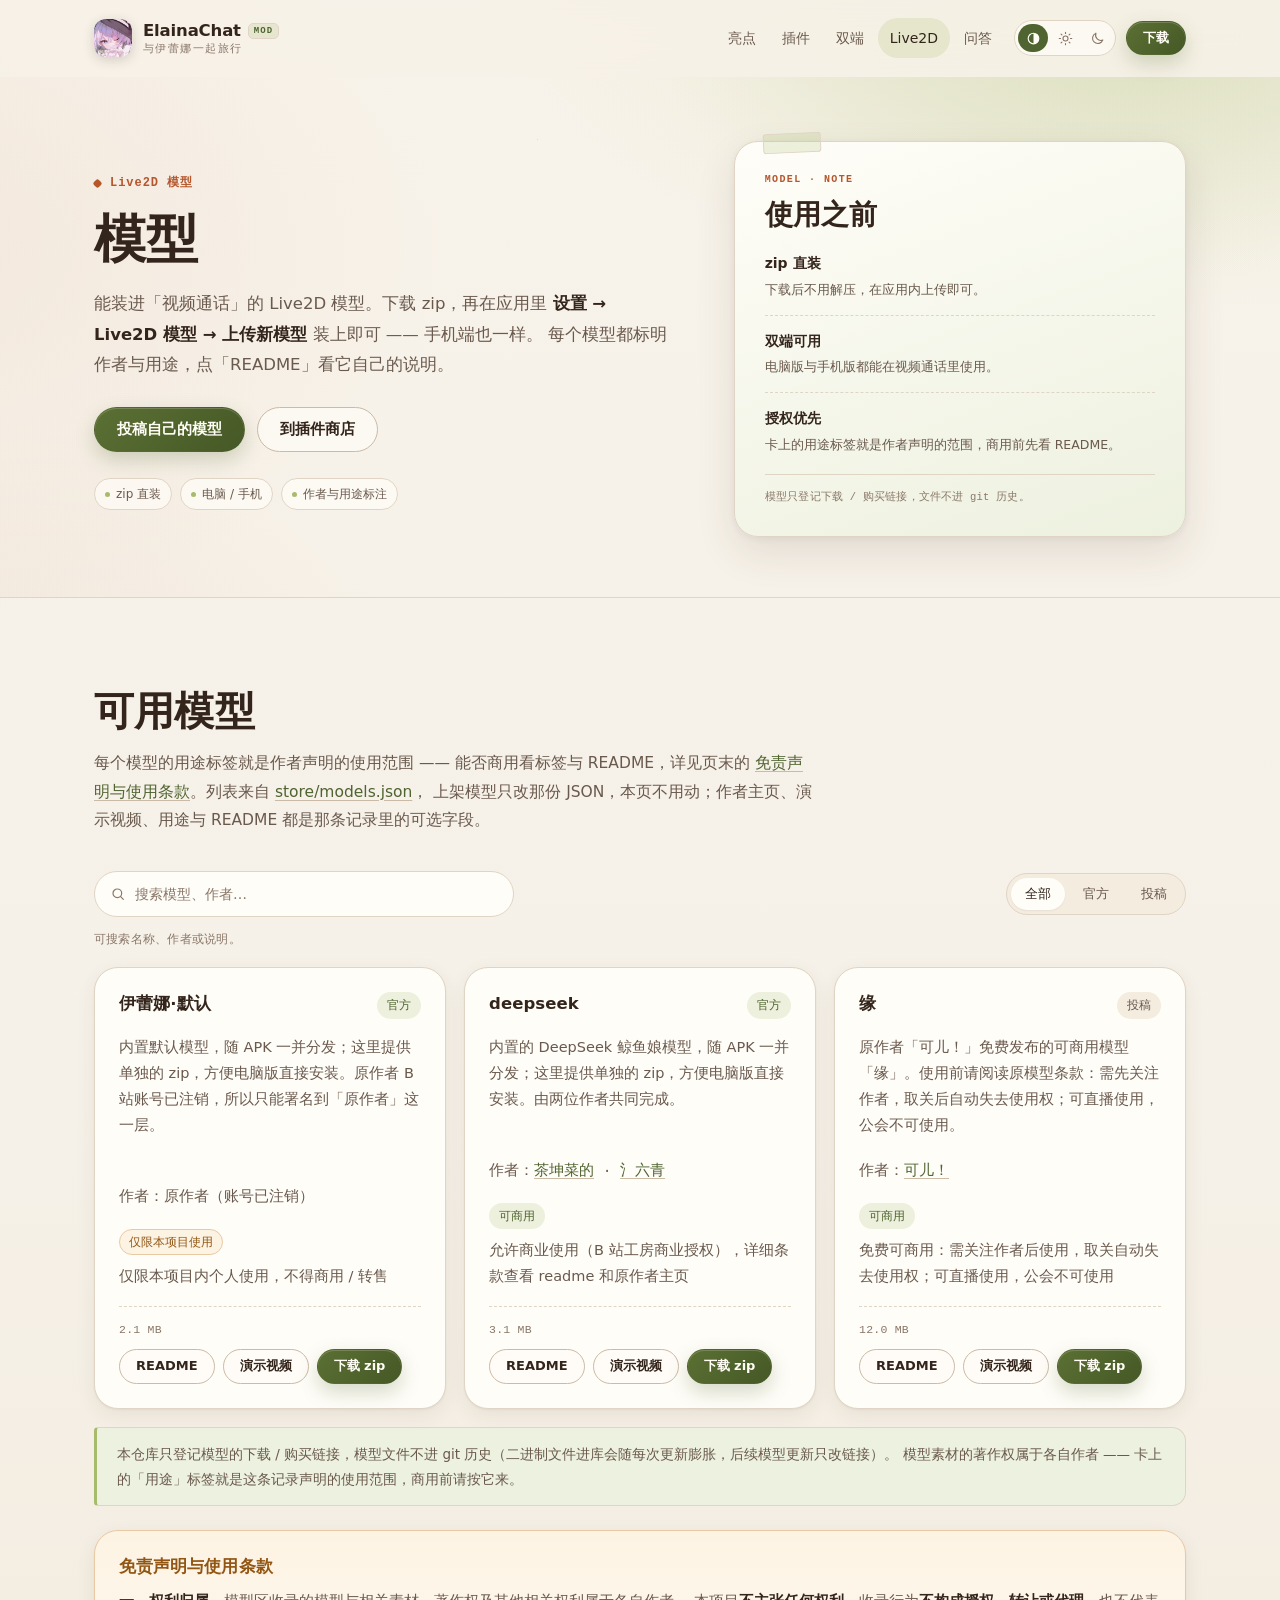
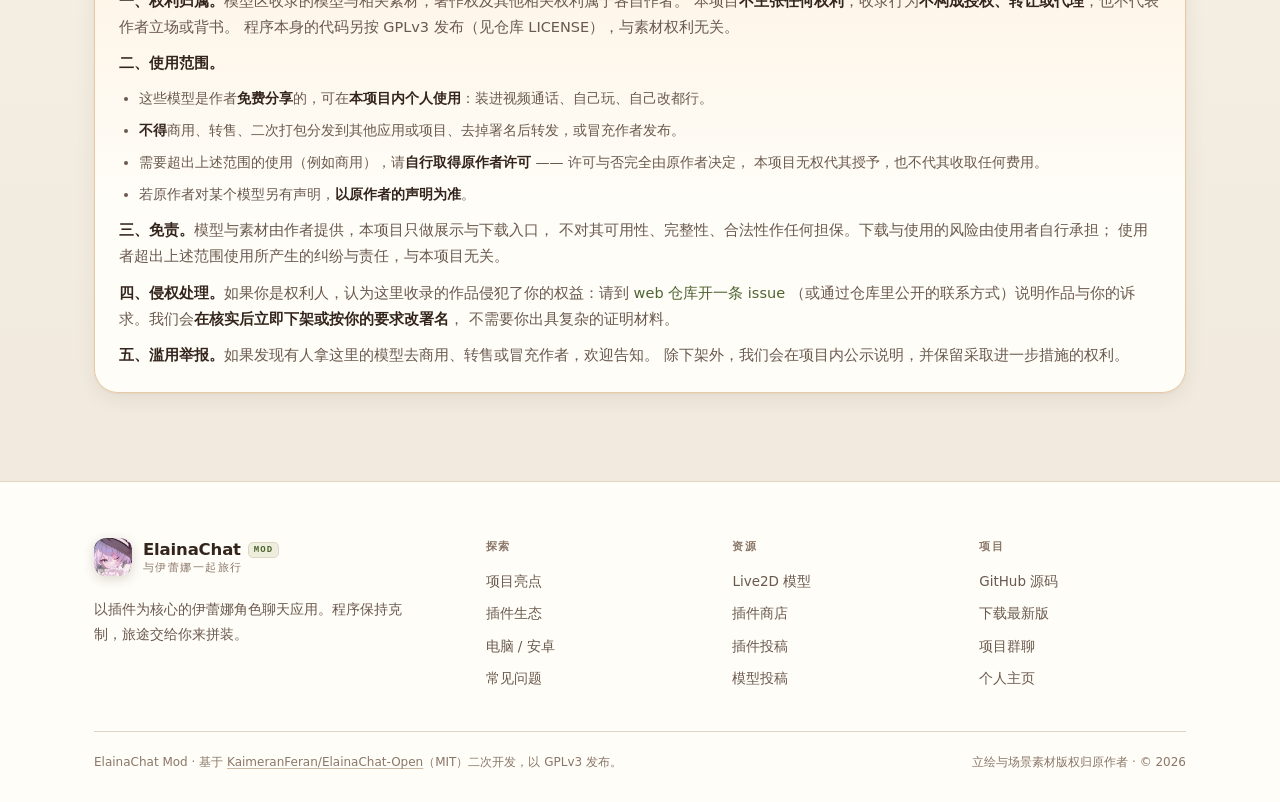
<file: models/index.html>
<!DOCTYPE html>
<html lang="zh-CN">
<head>
<meta charset="UTF-8">
<meta name="viewport" content="width=device-width, initial-scale=1">
<title>Live2D 模型 · ElainaChat Mod</title>
<meta name="description" content="ElainaChat Mod 的 Live2D 模型区：下载模型 zip，在应用里「设置 → Live2D 模型 → 上传新模型」装上即可。每个模型都标明作者、用途（可否商用）与 README；第三方作者也可以投稿。">
<meta name="theme-color" id="theme-color" content="#f6f1e8">
<link rel="icon" href="../assets/favicon.png?v=20261020" type="image/png">
<link rel="canonical" href="https://xyz921746.github.io/web/models/">
<meta property="og:type" content="website">
<meta property="og:site_name" content="ElainaChat Mod">
<meta property="og:title" content="Live2D 模型 · ElainaChat Mod">
<meta property="og:description" content="能装进「视频通话」的 Live2D 模型，标明作者、用途与 README；也欢迎第三方作者投稿。">
<meta property="og:url" content="https://xyz921746.github.io/web/models/">
<meta property="og:image" content="https://xyz921746.github.io/web/assets/og-cover.jpg">
<meta property="og:image:width" content="1200">
<meta property="og:image:height" content="630">
<meta property="og:image:alt" content="ElainaChat Mod · Live2D 模型区">
<meta name="twitter:card" content="summary_large_image">
<meta name="twitter:title" content="Live2D 模型 · ElainaChat Mod">
<meta name="twitter:description" content="能装进「视频通话」的 Live2D 模型，标明作者、用途与 README；也欢迎投稿。">
<meta name="twitter:image" content="https://xyz921746.github.io/web/assets/og-cover.jpg">
<meta name="twitter:image:alt" content="ElainaChat Mod · 伊蕾娜与雪夜街道">
<link rel="stylesheet" href="../style.css?v=20261020">
<script src="../theme.js?v=20261020"></script>
<script src="../site.js?v=20261020" defer></script>
</head>
<body>

<a class="skip-link" href="#main">跳到主要内容</a>

<!-- ── 顶部导航（与首页一致，相对路径是 ../） ─────────────────────── -->
<header class="site-header">
  <div class="wrap header-inner">
    <a class="brand" href="../" aria-label="ElainaChat Mod 首页">
      <img class="brand-mark" src="../brand.png" width="38" height="38" alt="">
      <span class="brand-copy">
        <span class="brand-name">ElainaChat <span class="brand-badge">MOD</span></span>
        <span class="brand-sub">与伊蕾娜一起旅行</span>
      </span>
    </a>
    <div class="header-right">
      <nav class="nav" aria-label="主要导航">
        <a class="nav-link" href="../#features">亮点</a>
        <a class="nav-link" href="../store/">插件</a>
        <a class="nav-link" href="../#platforms">双端</a>
        <a class="nav-link" href="./" aria-current="page">Live2D</a>
        <a class="nav-link" href="../#faq">问答</a>
      </nav>
      <div class="appearance">
        <div class="theme-capsule" role="group" aria-label="主题模式">
          <button type="button" data-mode="auto" title="跟随设备深浅色" aria-label="跟随设备深浅色"><svg class="icon" aria-hidden="true" viewBox="0 0 24 24"><circle cx="12" cy="12" r="8.5"/><path d="M12 3.5v17a8.5 8.5 0 0 0 0-17Z" fill="currentColor" stroke="none"/></svg></button>
          <button type="button" data-mode="light" title="始终使用浅色" aria-label="始终使用浅色"><svg class="icon" aria-hidden="true" viewBox="0 0 24 24"><circle cx="12" cy="12" r="4"/><path d="M12 2v2M12 20v2M4.9 4.9l1.4 1.4M17.7 17.7l1.4 1.4M2 12h2M20 12h2M4.9 19.1l1.4-1.4M17.7 6.3l1.4-1.4"/></svg></button>
          <button type="button" data-mode="dark" title="始终使用深色" aria-label="始终使用深色"><svg class="icon" aria-hidden="true" viewBox="0 0 24 24"><path d="M20.5 14.5A8.5 8.5 0 0 1 9.5 3.5a8.5 8.5 0 1 0 11 11Z"/></svg></button>
        </div>
      </div>
      <a class="btn btn--primary btn--sm header-cta" href="https://github.com/XYZ921746/ElainaChat-mod/releases">下载</a>
      <button class="menu-toggle" type="button" aria-expanded="false" aria-controls="mobile-menu" aria-label="打开菜单">
        <span aria-hidden="true"></span><span aria-hidden="true"></span><span aria-hidden="true"></span>
      </button>
    </div>
  </div>
  <div class="mobile-menu" id="mobile-menu" hidden>
    <nav class="mobile-nav" aria-label="移动导航">
      <a class="nav-link" href="../">首页</a>
      <a class="nav-link" href="../#features">项目亮点</a>
      <a class="nav-link" href="../store/">插件商店</a>
      <a class="nav-link" href="../#platforms">电脑 / 安卓</a>
      <a class="nav-link" href="./" aria-current="page">Live2D 模型</a>
      <a class="nav-link" href="../store/submit/">插件投稿</a>
      <a class="nav-link" href="./submit/">模型投稿</a>
    </nav>
    <div class="mobile-menu__actions">
      <a class="btn btn--primary" href="https://github.com/XYZ921746/ElainaChat-mod/releases">下载 APK</a>
      <a class="btn btn--ghost" href="https://github.com/XYZ921746/ElainaChat-mod">GitHub 源码</a>
    </div>
    <p class="mobile-menu__note">电脑版需要 Node.js ≥ 20 · 项目处于测试状态</p>
  </div>
</header>

<main id="main" tabindex="-1">

  <section class="hero catalog-hero">
    <div class="wrap catalog-hero__inner">
      <div class="catalog-hero__copy">
        <p class="eyebrow">Live2D 模型</p>
        <h1>模型</h1>
        <p class="lede">能装进「视频通话」的 Live2D 模型。下载 zip，再在应用里
          <strong>设置 → Live2D 模型 → 上传新模型</strong> 装上即可 —— 手机端也一样。
          每个模型都标明作者与用途，点「README」看它自己的说明。</p>
        <div class="hero-actions">
          <a class="btn btn--primary" href="./submit/">投稿自己的模型</a>
          <a class="btn btn--ghost" href="../store/">到插件商店</a>
        </div>
        <ul class="catalog-tags" aria-label="模型区特点">
          <li>zip 直装</li>
          <li>电脑 / 手机</li>
          <li>作者与用途标注</li>
        </ul>
      </div>
      <aside class="catalog-note" aria-label="模型使用提示">
        <p class="catalog-note__label">MODEL · NOTE</p>
        <h2>使用之前</h2>
        <ul class="catalog-note__list">
          <li><strong>zip 直装</strong><span>下载后不用解压，在应用内上传即可。</span></li>
          <li><strong>双端可用</strong><span>电脑版与手机版都能在视频通话里使用。</span></li>
          <li><strong>授权优先</strong><span>卡上的用途标签就是作者声明的范围，商用前先看 README。</span></li>
        </ul>
        <p class="catalog-note__foot">模型只登记下载 / 购买链接，文件不进 git 历史。</p>
      </aside>
    </div>
  </section>

  <section class="section">
    <div class="wrap">
      <div class="section-head">
        <h2>可用模型</h2>
        <p>每个模型的用途标签就是作者声明的使用范围 —— 能否商用看标签与 README，详见页末的
          <a href="#terms">免责声明与使用条款</a>。列表来自 <a href="../store/models.json">store/models.json</a>，
          上架模型只改那份 JSON，本页不用动；作者主页、演示视频、用途与 README 都是那条记录里的可选字段。</p>
      </div>
      <div class="catalog-toolbar" id="model-tools" hidden>
        <label class="catalog-search">
          <span class="sr-only">搜索模型</span>
          <svg class="icon" aria-hidden="true" viewBox="0 0 24 24"><circle cx="11" cy="11" r="6.5"/><path d="m16 16 4 4"/></svg>
          <input type="search" id="model-search" placeholder="搜索模型、作者…" autocomplete="off" aria-controls="model-list">
        </label>
        <div class="catalog-filters" role="group" aria-label="按来源筛选">
          <button type="button" data-filter="all" aria-pressed="true">全部</button>
          <button type="button" data-filter="official" aria-pressed="false">官方</button>
          <button type="button" data-filter="community" aria-pressed="false">投稿</button>
        </div>
      </div>
      <p class="catalog-status" id="model-status" aria-live="polite"></p>
      <div class="grid" id="model-list" aria-busy="true">
        <p class="loading">正在读取 models.json…</p>
      </div>
      <p class="catalog-empty" id="model-empty" hidden>没有找到匹配的模型，换个关键词或筛选条件试试。</p>
      <noscript><p class="notice">当前浏览器禁用了 JavaScript，无法自动列出模型。可直接到 <a href="https://github.com/XYZ921746/ElainaChat-mod/releases">Releases</a> 下载模型 zip。</p></noscript>
      <p class="notice" id="model-error" hidden></p>
      <p class="notice">本仓库只登记模型的下载 / 购买链接，模型文件不进 git 历史（二进制文件进库会随每次更新膨胀，后续模型更新只改链接）。
        模型素材的著作权属于各自作者 —— 卡上的「用途」标签就是这条记录声明的使用范围，商用前请按它来。</p>

      <!-- 完整条款（插件商店那页的素材说明也指到这里，所以给个锚点） -->
      <div class="card disclaimer" id="terms">
        <h3>免责声明与使用条款</h3>
        <p><strong>一、权利归属。</strong>模型区收录的模型与相关素材，著作权及其他相关权利属于各自作者。
          本项目<strong>不主张任何权利</strong>，收录行为<strong>不构成授权、转让或代理</strong>，也不代表作者立场或背书。
          程序本身的代码另按 GPLv3 发布（见仓库 LICENSE），与素材权利无关。</p>
        <p><strong>二、使用范围。</strong></p>
        <ul>
          <li>这些模型是作者<strong>免费分享</strong>的，可在<strong>本项目内个人使用</strong>：装进视频通话、自己玩、自己改都行。</li>
          <li><strong>不得</strong>商用、转售、二次打包分发到其他应用或项目、去掉署名后转发，或冒充作者发布。</li>
          <li>需要超出上述范围的使用（例如商用），请<strong>自行取得原作者许可</strong> —— 许可与否完全由原作者决定，
            本项目无权代其授予，也不代其收取任何费用。</li>
          <li>若原作者对某个模型另有声明，<strong>以原作者的声明为准</strong>。</li>
        </ul>
        <p><strong>三、免责。</strong>模型与素材由作者提供，本项目只做展示与下载入口，
          不对其可用性、完整性、合法性作任何担保。下载与使用的风险由使用者自行承担；
          使用者超出上述范围使用所产生的纠纷与责任，与本项目无关。</p>
        <p><strong>四、侵权处理。</strong>如果你是权利人，认为这里收录的作品侵犯了你的权益：请到
          <a href="https://github.com/XYZ921746/web/issues" target="_blank" rel="noopener">web 仓库开一条 issue</a>
          （或通过仓库里公开的联系方式）说明作品与你的诉求。我们会<strong>在核实后立即下架或按你的要求改署名</strong>，
          不需要你出具复杂的证明材料。</p>
        <p><strong>五、滥用举报。</strong>如果发现有人拿这里的模型去商用、转售或冒充作者，欢迎告知。
          除下架外，我们会在项目内公示说明，并保留采取进一步措施的权利。</p>
      </div>
    </div>
  </section>

</main>

<footer class="site-footer">
  <div class="wrap">
    <div class="footer-grid">
      <div class="footer-brand">
        <a class="brand" href="../" aria-label="ElainaChat Mod 首页">
          <img class="brand-mark" src="../brand.png" width="38" height="38" alt="" loading="lazy">
          <span class="brand-copy">
            <span class="brand-name">ElainaChat <span class="brand-badge">MOD</span></span>
            <span class="brand-sub">与伊蕾娜一起旅行</span>
          </span>
        </a>
        <p>以插件为核心的伊蕾娜角色聊天应用。程序保持克制，旅途交给你来拼装。</p>
      </div>
      <div>
        <p class="footer-col-title">探索</p>
        <ul class="footer-links">
          <li><a href="../#features">项目亮点</a></li>
          <li><a href="../#plugins">插件生态</a></li>
          <li><a href="../#platforms">电脑 / 安卓</a></li>
          <li><a href="../#faq">常见问题</a></li>
        </ul>
      </div>
      <div>
        <p class="footer-col-title">资源</p>
        <ul class="footer-links">
          <li><a href="./">Live2D 模型</a></li>
          <li><a href="../store/">插件商店</a></li>
          <li><a href="../store/submit/">插件投稿</a></li>
          <li><a href="./submit/">模型投稿</a></li>
        </ul>
      </div>
      <div>
        <p class="footer-col-title">项目</p>
        <ul class="footer-links">
          <li><a href="https://github.com/XYZ921746/ElainaChat-mod">GitHub 源码</a></li>
          <li><a href="https://github.com/XYZ921746/ElainaChat-mod/releases">下载最新版</a></li>
          <li><a href="https://qm.qq.com/q/cr59nTQiUo" target="_blank" rel="noopener">项目群聊</a></li>
          <li><a href="https://github.com/XYZ921746">个人主页</a></li>
        </ul>
      </div>
    </div>
    <div class="footer-bottom">
      <p>ElainaChat Mod · 基于 <a href="https://github.com/KaimeranFeran/ElainaChat-Open" target="_blank" rel="noopener">KaimeranFeran/ElainaChat-Open</a>（MIT）二次开发，以 GPLv3 发布。</p>
      <p>立绘与场景素材版权归原作者 · © 2026</p>
    </div>
  </div>
</footer>

<!-- ── 模型列表：数据来自 ../store/models.json（与插件商店同一套做法） ── -->
<script src="../catalog.js?v=20261020"></script>
<script>
(function () {
  'use strict';
  var listEl = document.getElementById('model-list');
  var errEl = document.getElementById('model-error');
  if (!listEl || !errEl) return;

  var activateCatalog = window.ElainaCatalog ? window.ElainaCatalog({
    toolbar: '#model-tools',
    list: '#model-list',
    search: '#model-search',
    status: '#model-status',
    empty: '#model-empty'
  }) : null;

  function esc(v) {
    return String(v == null ? '' : v).replace(/[&<>"']/g, function (c) {
      return { '&': '&amp;', '<': '&lt;', '>': '&gt;', '"': '&quot;', "'": '&#39;' }[c];
    });
  }
  function size(bytes) {
    return bytes ? (bytes / 1048576).toFixed(1) + ' MB' : '';
  }

  /* 用途标签：文案与配色由 usage 决定 —— 数据里写的是哪个，卡上就显示哪个。
     ask 只在**第三方许可证不由我们说了算**时用（如 live2d-models 里的 Cubism SDK）。 */
  var USAGE = {
    'project-only': { label: '仅限本项目使用', cls: 'tag--warn' },
    commercial: { label: '可商用', cls: 'tag--ok' },
    noncommercial: { label: '仅限非商用', cls: '' },
    'no-commercial': { label: '禁止商用', cls: 'tag--warn' },
    ask: { label: '商用需授权', cls: 'tag--warn' }
  };

  function cardHtml(m) {
    var official = m.kind !== 'community';
    var usage = USAGE[m.usage];

    /* 作者：支持 authors[{name,url}] 多作者，也兼容单个 author/authorUrl */
    var authors = (m.authors && m.authors.length)
      ? m.authors
      : (m.author ? [{ name: m.author, url: m.authorUrl }] : []);
    var NUM = ['①', '②', '③', '④'];
    var author = authors.length
      ? authors.map(function (a, i) {
        if (!a.url) return esc(a.name || '未署名');
        /* 没给名字的多作者，用「作者主页 ①/②」编号区分，避免两个链接长得一样 */
        var label = a.name || (authors.length > 1 ? '作者主页 ' + NUM[i] : '作者主页');
        return '<a href="' + esc(a.url) + '" target="_blank" rel="noopener">' + esc(label) + '</a>';
      }).join(' · ')
      : '未署名';

    /* 视频：单个 videoUrl 或多条 videoUrls[] */
    var videos = [];
    if (m.videoUrl) videos.push(m.videoUrl);
    if (Array.isArray(m.videoUrls)) videos = videos.concat(m.videoUrls);

    var extra = '';
    /* 链接不指向 zip 时（如原作者发布页）用「获取模型」，避免误以为是直接下载 */
    var dlLabel = /\.zip(?:[?#]|$)/i.test(m.zipUrl || '') ? '下载 zip' : '获取模型';
    if (m.readmeUrl) {
      extra += '<a class="btn btn--ghost btn--sm" href="' + esc(m.readmeUrl) + '" target="_blank" rel="noopener">README</a>';
    }
    extra += videos.map(function (url, i) {
      var label = videos.length > 1 ? '视频 ' + (i + 1) : '演示视频';
      return '<a class="btn btn--ghost btn--sm" href="' + esc(url) + '" target="_blank" rel="noopener">' + label + '</a>';
    }).join('');

    var haystack = [
      m.name, m.description, m.version, m.license,
      usage ? usage.label : '',
      authors.map(function (a) { return a.name || ''; }).join(' ')
    ].join(' ');

    return '<article class="card mod-card" data-catalog-card data-kind="'
      + (official ? 'official' : 'community') + '" data-search="' + esc(haystack) + '">'
      + '<div class="mod-head">'
      + '<h3 class="mod-name">' + esc(m.name) + '</h3>'
      + '<span class="tag' + (official ? ' tag--accent' : '') + '">' + (official ? '官方' : '投稿') + '</span>'
      + '</div>'
      + '<p class="mod-desc">' + esc(m.description) + '</p>'
      + '<p class="mod-dep">作者：' + author + '</p>'
      + (usage
        ? '<p class="mod-usage"><span class="tag ' + usage.cls + '">' + usage.label + '</span>'
          + (m.license ? '<span>' + esc(m.license) + '</span>' : '') + '</p>'
        : '')
      + '<div class="mod-foot">'
      + '<span class="mod-ver">' + (size(m.sizeBytes) || (m.version ? 'v' + esc(m.version) : '')) + '</span>'
      + '<div class="mod-actions">' + extra
      + '<a class="btn btn--primary btn--sm" href="' + esc(m.zipUrl) + '" target="_blank" rel="noopener">' + dlLabel + '</a>'
      + '</div>'
      + '</div>'
      + '</article>';
  }

  fetch('../store/models.json', { cache: 'no-cache' })
    .then(function (r) {
      if (!r.ok) throw new Error('HTTP ' + r.status);
      return r.json();
    })
    .then(function (data) {
      var models = (data && data.models) || [];
      if (!models.length) throw new Error('模型索引里还没有条目');
      listEl.innerHTML = models.map(cardHtml).join('');
      listEl.setAttribute('aria-busy', 'false');
      if (activateCatalog) activateCatalog();
    })
    .catch(function (e) {
      listEl.hidden = true;
      listEl.setAttribute('aria-busy', 'false');
      errEl.hidden = false;
      errEl.textContent = '模型列表加载失败（' + e.message + '）。'
        + '用 file:// 直接打开页面时读不到 JSON，请改用本地 http 服务；'
        + '也可以先到 Releases 看看。';
    });
})();
</script>

</body>
</html>
</file>
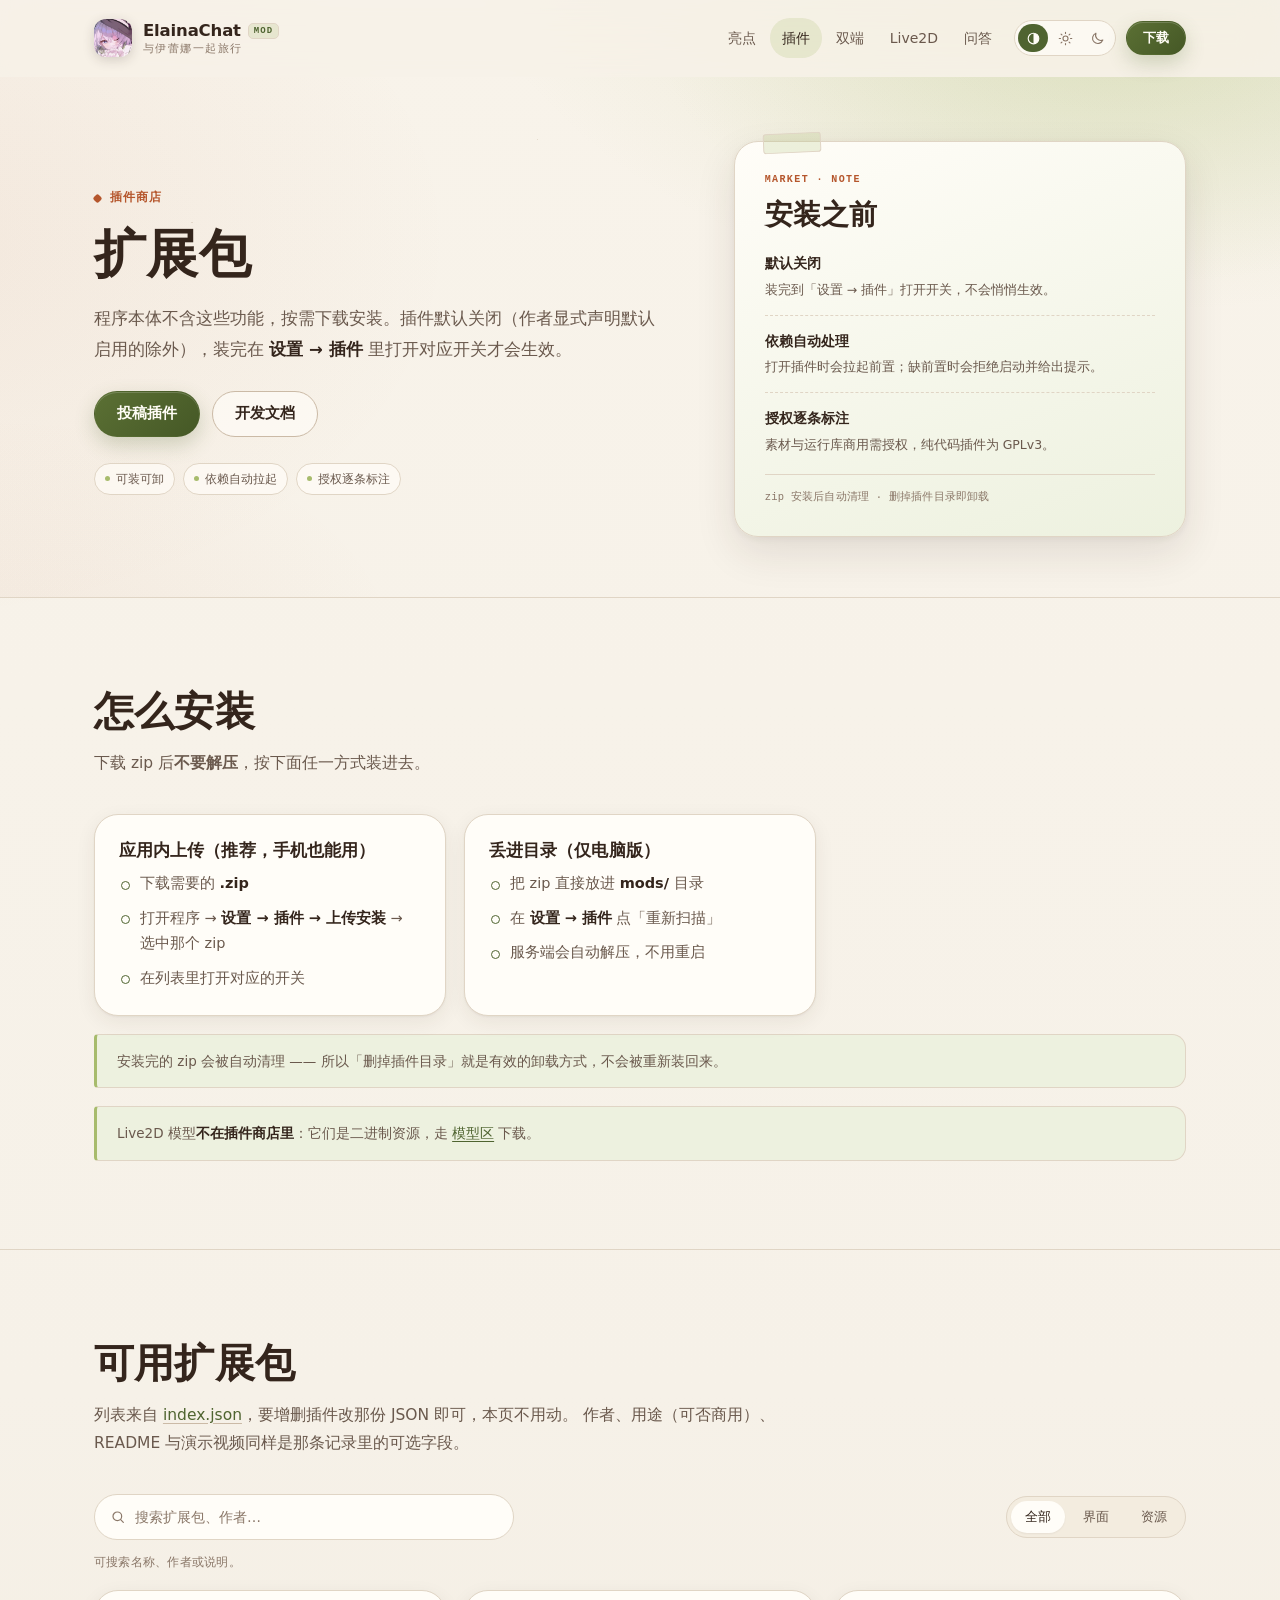
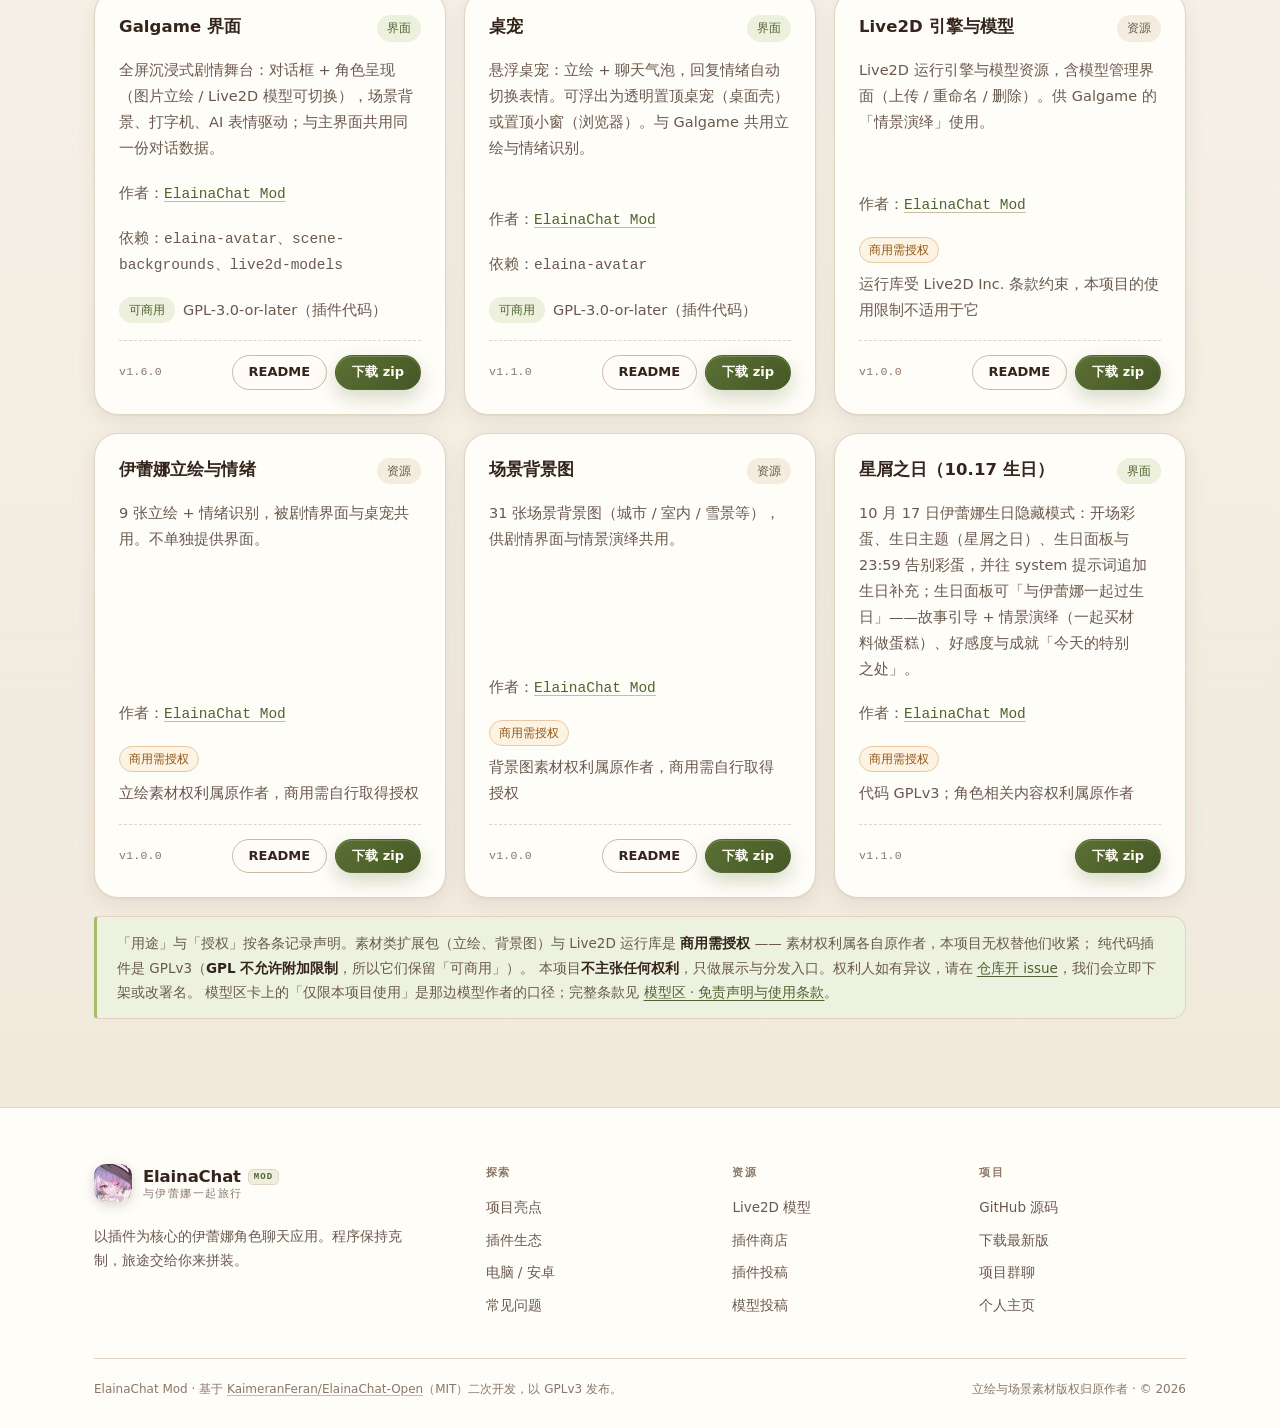
<file: store/index.html>
<!DOCTYPE html>
<html lang="zh-CN">
<head>
<meta charset="UTF-8">
<meta name="viewport" content="width=device-width, initial-scale=1">
<title>插件商店 · ElainaChat Mod</title>
<meta name="description" content="ElainaChat Mod 的扩展包列表：全屏剧情界面、Live2D 视频通话、桌宠，以及它们依赖的公共资源包。">
<meta name="theme-color" id="theme-color" content="#f6f1e8">
<link rel="icon" href="../assets/favicon.png?v=20261020" type="image/png">
<link rel="canonical" href="https://xyz921746.github.io/web/store/">
<meta property="og:type" content="website">
<meta property="og:site_name" content="ElainaChat Mod">
<meta property="og:title" content="插件商店 · ElainaChat Mod">
<meta property="og:description" content="角色呈现与玩法全部交给可装可卸的扩展包：剧情界面、Live2D 视频通话、桌宠与公共资源包。">
<meta property="og:url" content="https://xyz921746.github.io/web/store/">
<meta property="og:image" content="https://xyz921746.github.io/web/assets/og-cover.jpg">
<meta property="og:image:width" content="1200">
<meta property="og:image:height" content="630">
<meta property="og:image:alt" content="ElainaChat Mod · 插件商店">
<meta name="twitter:card" content="summary_large_image">
<meta name="twitter:title" content="插件商店 · ElainaChat Mod">
<meta name="twitter:description" content="角色呈现与玩法交给可装可卸的扩展包：剧情界面、Live2D 视频通话、桌宠与公共资源。">
<meta name="twitter:image" content="https://xyz921746.github.io/web/assets/og-cover.jpg">
<meta name="twitter:image:alt" content="ElainaChat Mod · 伊蕾娜与雪夜街道">
<link rel="stylesheet" href="../style.css?v=20261020">
<script src="../theme.js?v=20261020"></script>
<script src="../site.js?v=20261020" defer></script>
</head>
<body>

<a class="skip-link" href="#main">跳到主要内容</a>

<!-- ── 顶部导航（与首页一致，注意这里的相对路径是 ../） ───────────── -->
<header class="site-header">
  <div class="wrap header-inner">
    <a class="brand" href="../" aria-label="ElainaChat Mod 首页">
      <img class="brand-mark" src="../brand.png" width="38" height="38" alt="">
      <span class="brand-copy">
        <span class="brand-name">ElainaChat <span class="brand-badge">MOD</span></span>
        <span class="brand-sub">与伊蕾娜一起旅行</span>
      </span>
    </a>
    <div class="header-right">
      <nav class="nav" aria-label="主要导航">
        <a class="nav-link" href="../#features">亮点</a>
        <a class="nav-link" href="./" aria-current="page">插件</a>
        <a class="nav-link" href="../#platforms">双端</a>
        <a class="nav-link" href="../models/">Live2D</a>
        <a class="nav-link" href="../#faq">问答</a>
      </nav>
      <div class="appearance">
        <div class="theme-capsule" role="group" aria-label="主题模式">
          <button type="button" data-mode="auto" title="跟随设备深浅色" aria-label="跟随设备深浅色"><svg class="icon" aria-hidden="true" viewBox="0 0 24 24"><circle cx="12" cy="12" r="8.5"/><path d="M12 3.5v17a8.5 8.5 0 0 0 0-17Z" fill="currentColor" stroke="none"/></svg></button>
          <button type="button" data-mode="light" title="始终使用浅色" aria-label="始终使用浅色"><svg class="icon" aria-hidden="true" viewBox="0 0 24 24"><circle cx="12" cy="12" r="4"/><path d="M12 2v2M12 20v2M4.9 4.9l1.4 1.4M17.7 17.7l1.4 1.4M2 12h2M20 12h2M4.9 19.1l1.4-1.4M17.7 6.3l1.4-1.4"/></svg></button>
          <button type="button" data-mode="dark" title="始终使用深色" aria-label="始终使用深色"><svg class="icon" aria-hidden="true" viewBox="0 0 24 24"><path d="M20.5 14.5A8.5 8.5 0 0 1 9.5 3.5a8.5 8.5 0 1 0 11 11Z"/></svg></button>
        </div>
      </div>
      <a class="btn btn--primary btn--sm header-cta" href="https://github.com/XYZ921746/ElainaChat-mod/releases">下载</a>
      <button class="menu-toggle" type="button" aria-expanded="false" aria-controls="mobile-menu" aria-label="打开菜单">
        <span aria-hidden="true"></span><span aria-hidden="true"></span><span aria-hidden="true"></span>
      </button>
    </div>
  </div>
  <div class="mobile-menu" id="mobile-menu" hidden>
    <nav class="mobile-nav" aria-label="移动导航">
      <a class="nav-link" href="../">首页</a>
      <a class="nav-link" href="../#features">项目亮点</a>
      <a class="nav-link" href="./" aria-current="page">插件商店</a>
      <a class="nav-link" href="../#platforms">电脑 / 安卓</a>
      <a class="nav-link" href="../models/">Live2D 模型</a>
      <a class="nav-link" href="./submit/">插件投稿</a>
      <a class="nav-link" href="../models/submit/">模型投稿</a>
    </nav>
    <div class="mobile-menu__actions">
      <a class="btn btn--primary" href="https://github.com/XYZ921746/ElainaChat-mod/releases">下载 APK</a>
      <a class="btn btn--ghost" href="https://github.com/XYZ921746/ElainaChat-mod">GitHub 源码</a>
    </div>
    <p class="mobile-menu__note">电脑版需要 Node.js ≥ 20 · 项目处于测试状态</p>
  </div>
</header>

<main id="main" tabindex="-1">

  <section class="hero catalog-hero">
    <div class="wrap catalog-hero__inner">
      <div class="catalog-hero__copy">
        <p class="eyebrow">插件商店</p>
        <h1>扩展包</h1>
        <p class="lede">程序本体不含这些功能，按需下载安装。插件默认关闭（作者显式声明默认启用的除外），装完在 <strong>设置 → 插件</strong> 里打开对应开关才会生效。</p>
        <div class="hero-actions">
          <a class="btn btn--primary" href="./submit/">投稿插件</a>
          <a class="btn btn--ghost" href="https://github.com/XYZ921746/ElainaChat-mod/blob/main/%E5%BC%80%E5%8F%91%E6%96%87%E6%A1%A3.md" target="_blank" rel="noopener">开发文档</a>
        </div>
        <ul class="catalog-tags" aria-label="插件商店特点">
          <li>可装可卸</li>
          <li>依赖自动拉起</li>
          <li>授权逐条标注</li>
        </ul>
      </div>
      <aside class="catalog-note" aria-label="插件安装提示">
        <p class="catalog-note__label">MARKET · NOTE</p>
        <h2>安装之前</h2>
        <ul class="catalog-note__list">
          <li><strong>默认关闭</strong><span>装完到「设置 → 插件」打开开关，不会悄悄生效。</span></li>
          <li><strong>依赖自动处理</strong><span>打开插件时会拉起前置；缺前置时会拒绝启动并给出提示。</span></li>
          <li><strong>授权逐条标注</strong><span>素材与运行库商用需授权，纯代码插件为 GPLv3。</span></li>
        </ul>
        <p class="catalog-note__foot">zip 安装后自动清理 · 删掉插件目录即卸载</p>
      </aside>
    </div>
  </section>

  <!-- ── 安装说明 ────────────────────────────────────────────────── -->
  <section class="section">
    <div class="wrap">
      <div class="section-head">
        <h2>怎么安装</h2>
        <p>下载 zip 后<strong>不要解压</strong>，按下面任一方式装进去。</p>
      </div>
      <div class="grid">
        <article class="card">
          <h3>应用内上传（推荐，手机也能用）</h3>
          <ul class="steps">
            <li>下载需要的 <strong>.zip</strong></li>
            <li>打开程序 → <strong>设置 → 插件 → 上传安装</strong> → 选中那个 zip</li>
            <li>在列表里打开对应的开关</li>
          </ul>
        </article>
        <article class="card">
          <h3>丢进目录（仅电脑版）</h3>
          <ul class="steps">
            <li>把 zip 直接放进 <strong>mods/</strong> 目录</li>
            <li>在 <strong>设置 → 插件</strong> 点「重新扫描」</li>
            <li>服务端会自动解压，不用重启</li>
          </ul>
        </article>
      </div>
      <p class="notice">安装完的 zip 会被自动清理 —— 所以「删掉插件目录」就是有效的卸载方式，不会被重新装回来。</p>
      <p class="notice">Live2D 模型<strong>不在插件商店里</strong>：它们是二进制资源，走 <a href="../models/">模型区</a> 下载。</p>
    </div>
  </section>

  <!-- ── 扩展包列表：由 store/index.json 渲染 ────────────────────── -->
  <section class="section">
    <div class="wrap">
      <div class="section-head">
        <h2>可用扩展包</h2>
        <p>列表来自 <a href="./index.json">index.json</a>，要增删插件改那份 JSON 即可，本页不用动。
          作者、用途（可否商用）、README 与演示视频同样是那条记录里的可选字段。</p>
      </div>
      <div class="catalog-toolbar" id="store-tools" hidden>
        <label class="catalog-search">
          <span class="sr-only">搜索扩展包</span>
          <svg class="icon" aria-hidden="true" viewBox="0 0 24 24"><circle cx="11" cy="11" r="6.5"/><path d="m16 16 4 4"/></svg>
          <input type="search" id="store-search" placeholder="搜索扩展包、作者…" autocomplete="off" aria-controls="store-list">
        </label>
        <div class="catalog-filters" role="group" aria-label="按类型筛选">
          <button type="button" data-filter="all" aria-pressed="true">全部</button>
          <button type="button" data-filter="interface" aria-pressed="false">界面</button>
          <button type="button" data-filter="resource" aria-pressed="false">资源</button>
        </div>
      </div>
      <p class="catalog-status" id="store-status" aria-live="polite"></p>
      <div class="grid" id="store-list" aria-busy="true">
        <p class="loading">正在读取 index.json…</p>
      </div>
      <p class="catalog-empty" id="store-empty" hidden>没有找到匹配的扩展包，换个关键词或筛选条件试试。</p>
      <noscript><p class="notice">当前浏览器禁用了 JavaScript，无法自动列出插件。可直接到 <a href="https://github.com/XYZ921746/ElainaChat-mod/releases">Releases</a> 下载。</p></noscript>
      <p class="notice" id="store-error" hidden></p>
      <p class="notice">「用途」与「授权」按各条记录声明。素材类扩展包（立绘、背景图）与 Live2D 运行库是
        <strong>商用需授权</strong> —— 素材权利属各自原作者，本项目无权替他们收紧；
        纯代码插件是 GPLv3（<strong>GPL 不允许附加限制</strong>，所以它们保留「可商用」）。
        本项目<strong>不主张任何权利</strong>，只做展示与分发入口。权利人如有异议，请在
        <a href="https://github.com/XYZ921746/web/issues" target="_blank" rel="noopener">仓库开 issue</a>，我们会立即下架或改署名。
        模型区卡上的「仅限本项目使用」是那边模型作者的口径；完整条款见
        <a href="../models/#terms">模型区 · 免责声明与使用条款</a>。</p>
    </div>
  </section>

</main>

<footer class="site-footer">
  <div class="wrap">
    <div class="footer-grid">
      <div class="footer-brand">
        <a class="brand" href="../" aria-label="ElainaChat Mod 首页">
          <img class="brand-mark" src="../brand.png" width="38" height="38" alt="" loading="lazy">
          <span class="brand-copy">
            <span class="brand-name">ElainaChat <span class="brand-badge">MOD</span></span>
            <span class="brand-sub">与伊蕾娜一起旅行</span>
          </span>
        </a>
        <p>以插件为核心的伊蕾娜角色聊天应用。程序保持克制，旅途交给你来拼装。</p>
      </div>
      <div>
        <p class="footer-col-title">探索</p>
        <ul class="footer-links">
          <li><a href="../#features">项目亮点</a></li>
          <li><a href="../#plugins">插件生态</a></li>
          <li><a href="../#platforms">电脑 / 安卓</a></li>
          <li><a href="../#faq">常见问题</a></li>
        </ul>
      </div>
      <div>
        <p class="footer-col-title">资源</p>
        <ul class="footer-links">
          <li><a href="../models/">Live2D 模型</a></li>
          <li><a href="./">插件商店</a></li>
          <li><a href="./submit/">插件投稿</a></li>
          <li><a href="../models/submit/">模型投稿</a></li>
        </ul>
      </div>
      <div>
        <p class="footer-col-title">项目</p>
        <ul class="footer-links">
          <li><a href="https://github.com/XYZ921746/ElainaChat-mod">GitHub 源码</a></li>
          <li><a href="https://github.com/XYZ921746/ElainaChat-mod/releases">下载最新版</a></li>
          <li><a href="https://qm.qq.com/q/cr59nTQiUo" target="_blank" rel="noopener">项目群聊</a></li>
          <li><a href="https://github.com/XYZ921746">个人主页</a></li>
        </ul>
      </div>
    </div>
    <div class="footer-bottom">
      <p>ElainaChat Mod · 基于 <a href="https://github.com/KaimeranFeran/ElainaChat-Open" target="_blank" rel="noopener">KaimeranFeran/ElainaChat-Open</a>（MIT）二次开发，以 GPLv3 发布。</p>
      <p>立绘与场景素材版权归原作者 · © 2026</p>
    </div>
  </div>
</footer>

<script src="../catalog.js?v=20261020"></script>
<script>
(function () {
  'use strict';
  var listEl = document.getElementById('store-list');
  var errEl = document.getElementById('store-error');
  if (!listEl || !errEl) return;

  var activateCatalog = window.ElainaCatalog ? window.ElainaCatalog({
    toolbar: '#store-tools',
    list: '#store-list',
    search: '#store-search',
    status: '#store-status',
    empty: '#store-empty'
  }) : null;

  function esc(v) {
    return String(v == null ? '' : v).replace(/[&<>"']/g, function (c) {
      return { '&': '&amp;', '<': '&lt;', '>': '&gt;', '"': '&quot;', "'": '&#39;' }[c];
    });
  }

  /* 用途标签：文案与配色由 usage 决定 —— 编辑 index.json 即可，页面不用改。
     ask 只在**第三方许可证不由我们说了算**时用（如 live2d-models 里的 Cubism SDK）。 */
  var USAGE = {
    'project-only': { label: '仅限本项目使用', cls: 'tag--warn' },
    commercial: { label: '可商用', cls: 'tag--ok' },
    noncommercial: { label: '仅限非商用', cls: '' },
    'no-commercial': { label: '禁止商用', cls: 'tag--warn' },
    ask: { label: '商用需授权', cls: 'tag--warn' }
  };

  function cardHtml(p, fallbackUrl) {
    var isResource = p.kind === 'resource';
    var kind = isResource ? '资源' : '界面';
    /* 标签配色与首页一致：界面用品牌色淡底，资源用中性面板色 */
    var tagCls = isResource ? 'tag' : 'tag tag--accent';
    var deps = (p.depends && p.depends.length)
      ? '<p class="mod-dep">依赖：' + p.depends.map(esc).join('、') + '</p>'
      : '';
    var usage = USAGE[p.usage];
    /* 作者：与模型区同一套字段 —— authors[{name,url}] 多作者，兼容单个 author/authorUrl */
    var authors = (p.authors && p.authors.length)
      ? p.authors
      : (p.author ? [{ name: p.author, url: p.authorUrl }] : []);
    var NUM = ['①', '②', '③', '④'];
    var author = authors.map(function (a, i) {
      if (!a.url) return esc(a.name || '未署名');
      var label = a.name || (authors.length > 1 ? '作者主页 ' + NUM[i] : '作者主页');
      return '<a href="' + esc(a.url) + '" target="_blank" rel="noopener">' + esc(label) + '</a>';
    }).join(' · ');
    var extra = '';
    if (p.readmeUrl) {
      extra += '<a class="btn btn--ghost btn--sm" href="' + esc(p.readmeUrl) + '" target="_blank" rel="noopener">README</a>';
    }
    if (p.videoUrl) {
      extra += '<a class="btn btn--ghost btn--sm" href="' + esc(p.videoUrl) + '" target="_blank" rel="noopener">演示视频</a>';
    }

    var haystack = [
      p.name, p.description, p.version, p.license, kind,
      usage ? usage.label : '',
      (p.depends || []).join(' '),
      authors.map(function (a) { return a.name || ''; }).join(' ')
    ].join(' ');

    return '<article class="card mod-card" data-catalog-card data-kind="'
      + (isResource ? 'resource' : 'interface') + '" data-search="' + esc(haystack) + '">'
      + '<div class="mod-head">'
      + '<h3 class="mod-name">' + esc(p.name) + '</h3>'
      + '<span class="' + tagCls + '">' + kind + '</span>'
      + '</div>'
      + '<p class="mod-desc">' + esc(p.description) + '</p>'
      + (author ? '<p class="mod-dep">作者：' + author + '</p>' : '')
      + deps
      + (usage
        ? '<p class="mod-usage"><span class="tag ' + usage.cls + '">' + usage.label + '</span>'
          + (p.license ? '<span>' + esc(p.license) + '</span>' : '') + '</p>'
        : '')
      + '<div class="mod-foot">'
      + '<span class="mod-ver">' + (p.version ? 'v' + esc(p.version) : '') + '</span>'
      + '<div class="mod-actions">' + extra
      + '<a class="btn btn--primary btn--sm" href="' + esc(p.downloadUrl || fallbackUrl) + '"'
      + ' target="_blank" rel="noopener">下载 zip</a>'
      + '</div>'
      + '</div>'
      + '</article>';
  }

  fetch('index.json', { cache: 'no-cache' })
    .then(function (r) {
      if (!r.ok) throw new Error('HTTP ' + r.status);
      return r.json();
    })
    .then(function (data) {
      var plugins = (data && data.plugins) || [];
      if (!plugins.length) throw new Error('索引里没有插件');
      listEl.innerHTML = plugins.map(function (p) {
        return cardHtml(p, data.releases);
      }).join('');
      listEl.setAttribute('aria-busy', 'false');
      if (activateCatalog) activateCatalog();
    })
    .catch(function (e) {
      listEl.hidden = true;
      listEl.setAttribute('aria-busy', 'false');
      errEl.hidden = false;
      errEl.textContent = '插件列表加载失败（' + e.message + '）。'
        + '若你是用 file:// 直接打开的页面，请改用本地 http 服务；'
        + '也可以直接到 Releases 页面下载。';
    });
})();
</script>

</body>
</html>
</file>
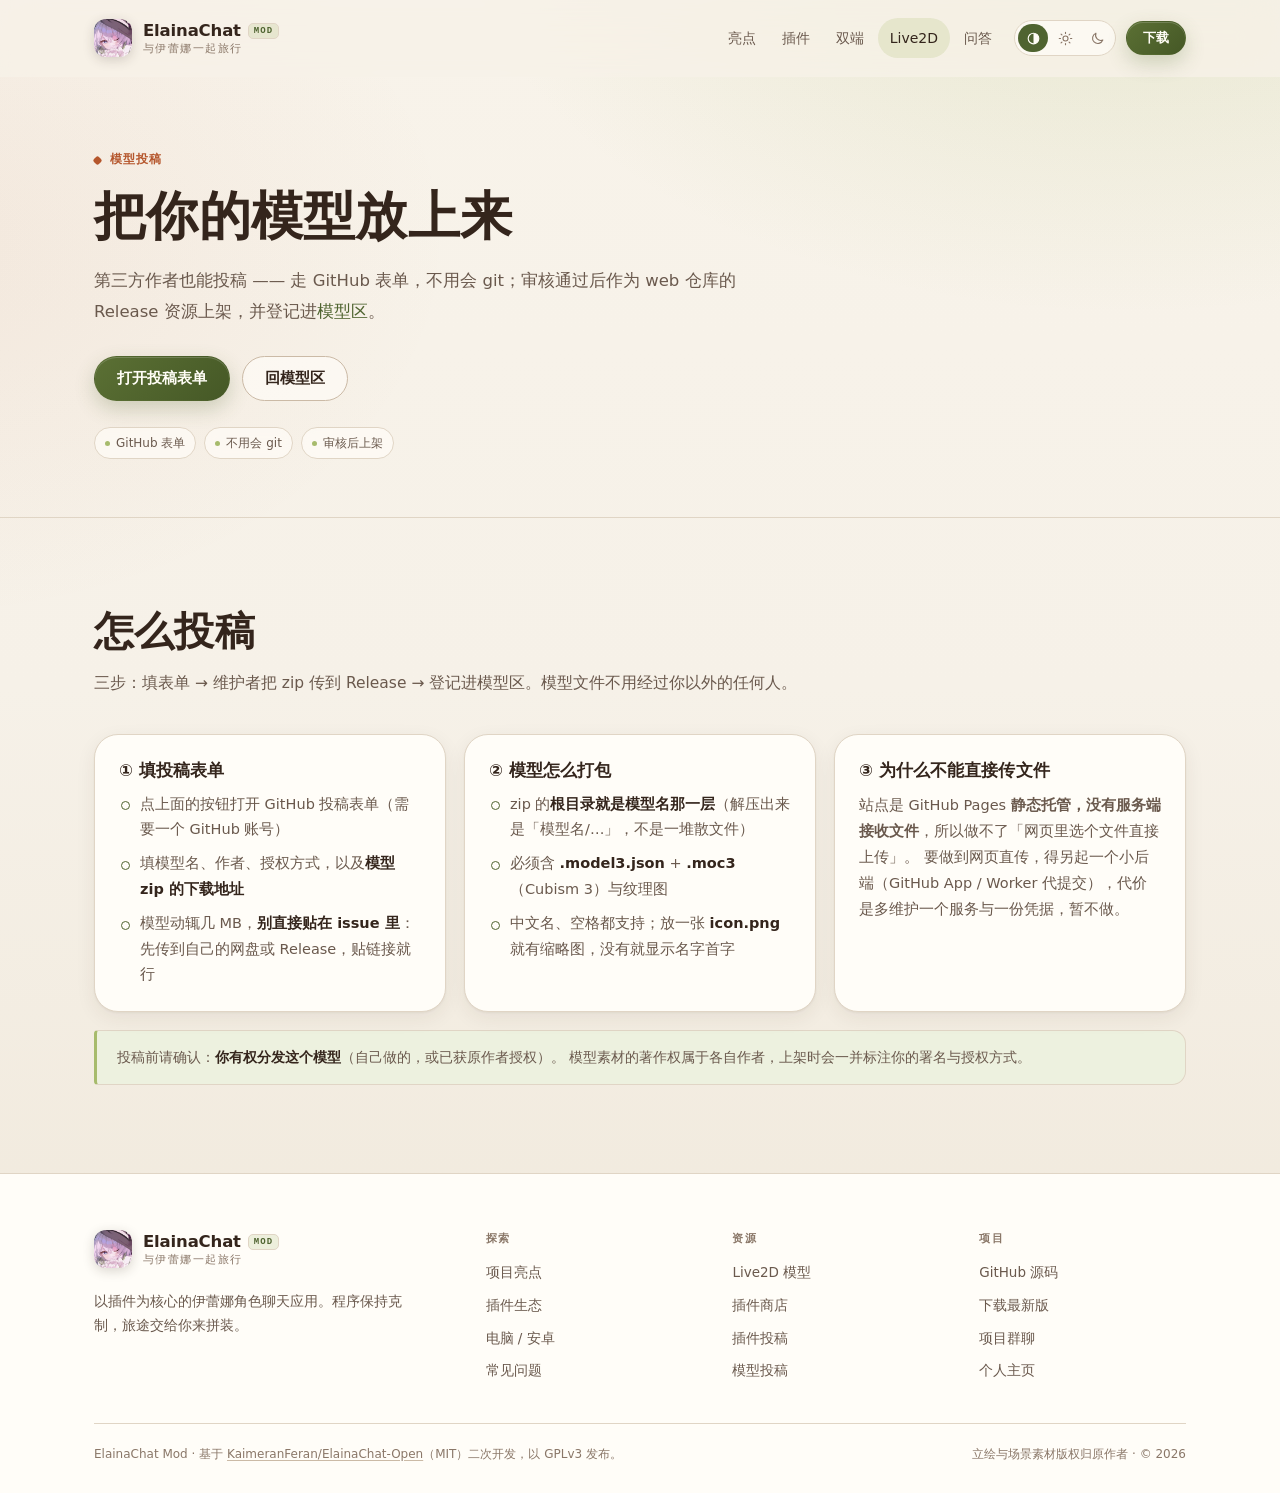
<file: models/submit/index.html>
<!DOCTYPE html>
<html lang="zh-CN">
<head>
<meta charset="UTF-8">
<meta name="viewport" content="width=device-width, initial-scale=1">
<title>模型投稿 · ElainaChat Mod</title>
<meta name="description" content="把自己的 Live2D 模型投稿到 ElainaChat Mod 模型区：走 GitHub 表单，不用会 git；审核通过后作为 Release 资源上架。">
<meta name="theme-color" id="theme-color" content="#f6f1e8">
<link rel="icon" href="../../assets/favicon.png?v=20261020" type="image/png">
<link rel="canonical" href="https://xyz921746.github.io/web/models/submit/">
<meta property="og:type" content="website">
<meta property="og:site_name" content="ElainaChat Mod">
<meta property="og:title" content="模型投稿 · ElainaChat Mod">
<meta property="og:description" content="把自己的 Live2D 模型投稿到模型区：走 GitHub 表单，不用会 git。">
<meta property="og:url" content="https://xyz921746.github.io/web/models/submit/">
<meta property="og:image" content="https://xyz921746.github.io/web/assets/og-cover.jpg">
<meta property="og:image:width" content="1200">
<meta property="og:image:height" content="630">
<meta property="og:image:alt" content="ElainaChat Mod · 模型投稿">
<meta name="twitter:card" content="summary_large_image">
<meta name="twitter:title" content="模型投稿 · ElainaChat Mod">
<meta name="twitter:description" content="走 GitHub 表单投稿 Live2D 模型，不用会 git；审核通过后作为 Release 资源上架。">
<meta name="twitter:image" content="https://xyz921746.github.io/web/assets/og-cover.jpg">
<meta name="twitter:image:alt" content="ElainaChat Mod · 伊蕾娜与雪夜街道">
<link rel="stylesheet" href="../../style.css?v=20261020">
<script src="../../theme.js?v=20261020"></script>
<script src="../../site.js?v=20261020" defer></script>
</head>
<body>

<a class="skip-link" href="#main">跳到主要内容</a>

<!-- ── 顶部导航（与首页一致，相对路径是 ../../） ──────────────────── -->
<header class="site-header">
  <div class="wrap header-inner">
    <a class="brand" href="../../" aria-label="ElainaChat Mod 首页">
      <img class="brand-mark" src="../../brand.png" width="38" height="38" alt="">
      <span class="brand-copy">
        <span class="brand-name">ElainaChat <span class="brand-badge">MOD</span></span>
        <span class="brand-sub">与伊蕾娜一起旅行</span>
      </span>
    </a>
    <div class="header-right">
      <nav class="nav" aria-label="主要导航">
        <a class="nav-link" href="../../#features">亮点</a>
        <a class="nav-link" href="../../store/">插件</a>
        <a class="nav-link" href="../../#platforms">双端</a>
        <a class="nav-link" href="../" aria-current="page">Live2D</a>
        <a class="nav-link" href="../../#faq">问答</a>
      </nav>
      <div class="appearance">
        <div class="theme-capsule" role="group" aria-label="主题模式">
          <button type="button" data-mode="auto" title="跟随设备深浅色" aria-label="跟随设备深浅色"><svg class="icon" aria-hidden="true" viewBox="0 0 24 24"><circle cx="12" cy="12" r="8.5"/><path d="M12 3.5v17a8.5 8.5 0 0 0 0-17Z" fill="currentColor" stroke="none"/></svg></button>
          <button type="button" data-mode="light" title="始终使用浅色" aria-label="始终使用浅色"><svg class="icon" aria-hidden="true" viewBox="0 0 24 24"><circle cx="12" cy="12" r="4"/><path d="M12 2v2M12 20v2M4.9 4.9l1.4 1.4M17.7 17.7l1.4 1.4M2 12h2M20 12h2M4.9 19.1l1.4-1.4M17.7 6.3l1.4-1.4"/></svg></button>
          <button type="button" data-mode="dark" title="始终使用深色" aria-label="始终使用深色"><svg class="icon" aria-hidden="true" viewBox="0 0 24 24"><path d="M20.5 14.5A8.5 8.5 0 0 1 9.5 3.5a8.5 8.5 0 1 0 11 11Z"/></svg></button>
        </div>
      </div>
      <a class="btn btn--primary btn--sm header-cta" href="https://github.com/XYZ921746/ElainaChat-mod/releases">下载</a>
      <button class="menu-toggle" type="button" aria-expanded="false" aria-controls="mobile-menu" aria-label="打开菜单">
        <span aria-hidden="true"></span><span aria-hidden="true"></span><span aria-hidden="true"></span>
      </button>
    </div>
  </div>
  <div class="mobile-menu" id="mobile-menu" hidden>
    <nav class="mobile-nav" aria-label="移动导航">
      <a class="nav-link" href="../../">首页</a>
      <a class="nav-link" href="../../#features">项目亮点</a>
      <a class="nav-link" href="../../store/">插件商店</a>
      <a class="nav-link" href="../../#platforms">电脑 / 安卓</a>
      <a class="nav-link" href="../">Live2D 模型</a>
      <a class="nav-link" href="../../store/submit/">插件投稿</a>
      <a class="nav-link" href="./" aria-current="page">模型投稿</a>
    </nav>
    <div class="mobile-menu__actions">
      <a class="btn btn--primary" href="https://github.com/XYZ921746/ElainaChat-mod/releases">下载 APK</a>
      <a class="btn btn--ghost" href="https://github.com/XYZ921746/ElainaChat-mod">GitHub 源码</a>
    </div>
    <p class="mobile-menu__note">电脑版需要 Node.js ≥ 20 · 项目处于测试状态</p>
  </div>
</header>

<main id="main" tabindex="-1">

  <section class="hero">
    <div class="wrap">
      <p class="eyebrow">模型投稿</p>
      <h1>把你的模型放上来</h1>
      <p class="lede">第三方作者也能投稿 —— 走 GitHub 表单，不用会 git；审核通过后作为
        web 仓库的 Release 资源上架，并登记进<a href="../">模型区</a>。</p>
      <div class="hero-actions">
        <a class="btn btn--primary" href="https://github.com/XYZ921746/web/issues/new?template=model-submission.yml" target="_blank" rel="noopener">打开投稿表单</a>
        <a class="btn btn--ghost" href="../">回模型区</a>
      </div>
      <ul class="catalog-tags" aria-label="投稿特点">
        <li>GitHub 表单</li>
        <li>不用会 git</li>
        <li>审核后上架</li>
      </ul>
    </div>
  </section>

  <section class="section">
    <div class="wrap">
      <div class="section-head">
        <h2>怎么投稿</h2>
        <p>三步：填表单 → 维护者把 zip 传到 Release → 登记进模型区。模型文件不用经过你以外的任何人。</p>
      </div>
      <div class="grid">
        <article class="card">
          <h3>① 填投稿表单</h3>
          <ul class="steps">
            <li>点上面的按钮打开 GitHub 投稿表单（需要一个 GitHub 账号）</li>
            <li>填模型名、作者、授权方式，以及<strong>模型 zip 的下载地址</strong></li>
            <li>模型动辄几 MB，<strong>别直接贴在 issue 里</strong>：先传到自己的网盘或 Release，贴链接就行</li>
          </ul>
        </article>
        <article class="card">
          <h3>② 模型怎么打包</h3>
          <ul class="steps">
            <li>zip 的<strong>根目录就是模型名那一层</strong>（解压出来是「模型名/…」，不是一堆散文件）</li>
            <li>必须含 <strong>.model3.json</strong> + <strong>.moc3</strong>（Cubism 3）与纹理图</li>
            <li>中文名、空格都支持；放一张 <strong>icon.png</strong> 就有缩略图，没有就显示名字首字</li>
          </ul>
        </article>
        <article class="card">
          <h3>③ 为什么不能直接传文件</h3>
          <p>站点是 GitHub Pages <strong>静态托管，没有服务端接收文件</strong>，所以做不了「网页里选个文件直接上传」。
            要做到网页直传，得另起一个小后端（GitHub App / Worker 代提交），代价是多维护一个服务与一份凭据，暂不做。</p>
        </article>
      </div>
      <p class="notice">投稿前请确认：<strong>你有权分发这个模型</strong>（自己做的，或已获原作者授权）。
        模型素材的著作权属于各自作者，上架时会一并标注你的署名与授权方式。</p>
    </div>
  </section>

</main>

<footer class="site-footer">
  <div class="wrap">
    <div class="footer-grid">
      <div class="footer-brand">
        <a class="brand" href="../../" aria-label="ElainaChat Mod 首页">
          <img class="brand-mark" src="../../brand.png" width="38" height="38" alt="" loading="lazy">
          <span class="brand-copy">
            <span class="brand-name">ElainaChat <span class="brand-badge">MOD</span></span>
            <span class="brand-sub">与伊蕾娜一起旅行</span>
          </span>
        </a>
        <p>以插件为核心的伊蕾娜角色聊天应用。程序保持克制，旅途交给你来拼装。</p>
      </div>
      <div>
        <p class="footer-col-title">探索</p>
        <ul class="footer-links">
          <li><a href="../../#features">项目亮点</a></li>
          <li><a href="../../#plugins">插件生态</a></li>
          <li><a href="../../#platforms">电脑 / 安卓</a></li>
          <li><a href="../../#faq">常见问题</a></li>
        </ul>
      </div>
      <div>
        <p class="footer-col-title">资源</p>
        <ul class="footer-links">
          <li><a href="../">Live2D 模型</a></li>
          <li><a href="../../store/">插件商店</a></li>
          <li><a href="../../store/submit/">插件投稿</a></li>
          <li><a href="./">模型投稿</a></li>
        </ul>
      </div>
      <div>
        <p class="footer-col-title">项目</p>
        <ul class="footer-links">
          <li><a href="https://github.com/XYZ921746/ElainaChat-mod">GitHub 源码</a></li>
          <li><a href="https://github.com/XYZ921746/ElainaChat-mod/releases">下载最新版</a></li>
          <li><a href="https://qm.qq.com/q/cr59nTQiUo" target="_blank" rel="noopener">项目群聊</a></li>
          <li><a href="https://github.com/XYZ921746">个人主页</a></li>
        </ul>
      </div>
    </div>
    <div class="footer-bottom">
      <p>ElainaChat Mod · 基于 <a href="https://github.com/KaimeranFeran/ElainaChat-Open" target="_blank" rel="noopener">KaimeranFeran/ElainaChat-Open</a>（MIT）二次开发，以 GPLv3 发布。</p>
      <p>立绘与场景素材版权归原作者 · © 2026</p>
    </div>
  </div>
</footer>

</body>
</html>
</file>
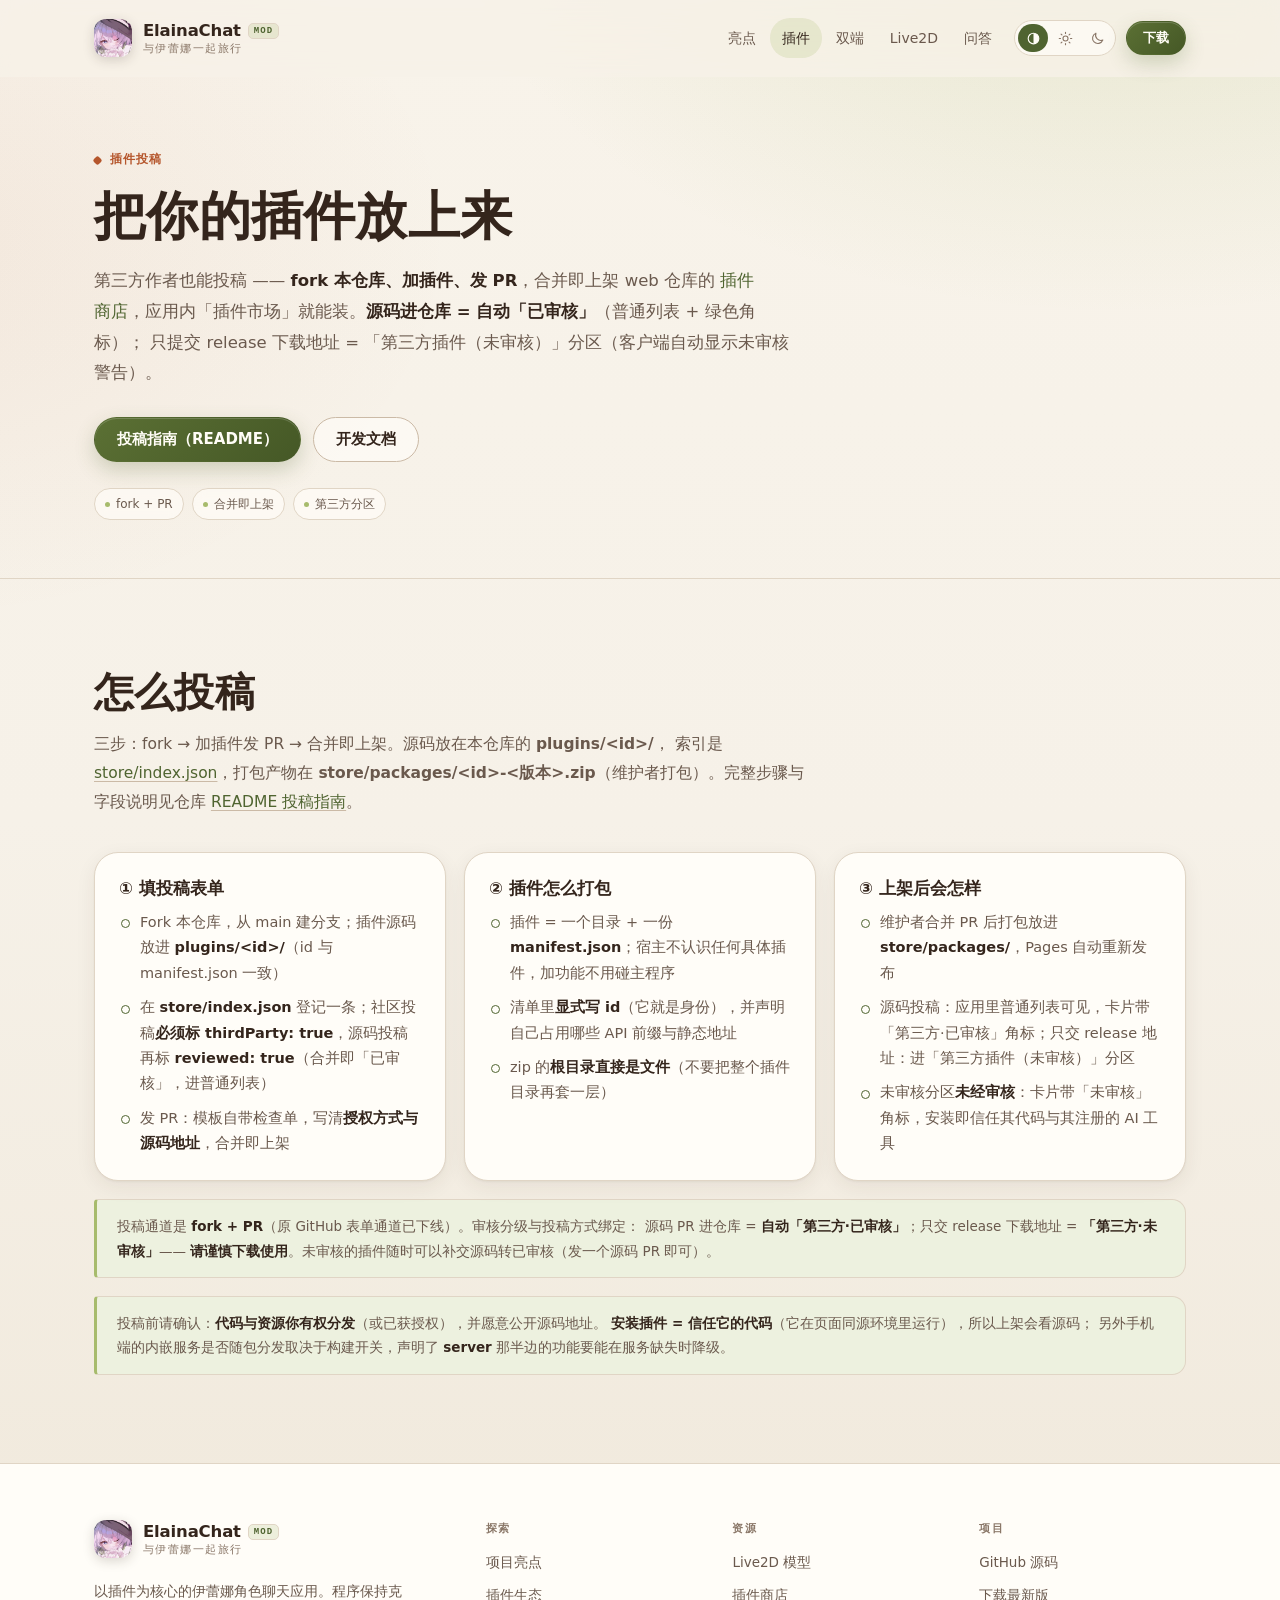
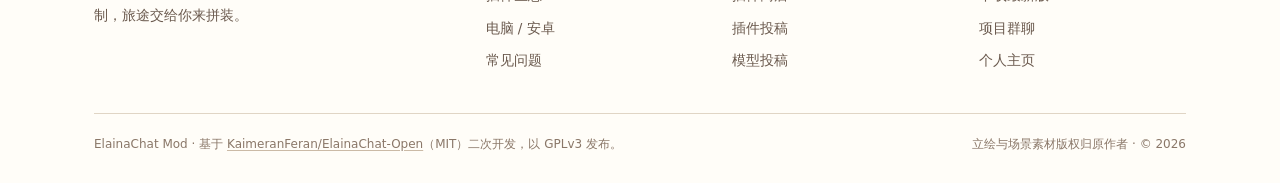
<file: store/submit/index.html>
<!DOCTYPE html>
<html lang="zh-CN">
<head>
<meta charset="UTF-8">
<meta name="viewport" content="width=device-width, initial-scale=1">
<title>插件投稿 · ElainaChat Mod</title>
<meta name="description" content="把自己的插件（Mod）投稿到 ElainaChat Mod 插件商店：fork 仓库、加插件、发 PR，合并即上架；社区投稿进「第三方插件」分区。">
<meta name="theme-color" id="theme-color" content="#f6f1e8">
<link rel="icon" href="../../assets/favicon.png?v=20261020" type="image/png">
<link rel="canonical" href="https://xyz921746.github.io/web/store/submit/">
<meta property="og:type" content="website">
<meta property="og:site_name" content="ElainaChat Mod">
<meta property="og:title" content="插件投稿 · ElainaChat Mod">
<meta property="og:description" content="把自己的插件投稿到插件商店：fork 仓库、加插件、发 PR，合并即上架。">
<meta property="og:url" content="https://xyz921746.github.io/web/store/submit/">
<meta property="og:image" content="https://xyz921746.github.io/web/assets/og-cover.jpg">
<meta property="og:image:width" content="1200">
<meta property="og:image:height" content="630">
<meta property="og:image:alt" content="ElainaChat Mod · 插件投稿">
<meta name="twitter:card" content="summary_large_image">
<meta name="twitter:title" content="插件投稿 · ElainaChat Mod">
<meta name="twitter:description" content="fork 仓库投稿插件，PR 合并即上架；社区投稿进第三方分区。">
<meta name="twitter:image" content="https://xyz921746.github.io/web/assets/og-cover.jpg">
<meta name="twitter:image:alt" content="ElainaChat Mod · 伊蕾娜与雪夜街道">
<link rel="stylesheet" href="../../style.css?v=20261020">
<script src="../../theme.js?v=20261020"></script>
<script src="../../site.js?v=20261020" defer></script>
</head>
<body>

<a class="skip-link" href="#main">跳到主要内容</a>

<!-- ── 顶部导航（与首页一致，相对路径是 ../../） ──────────────────── -->
<header class="site-header">
  <div class="wrap header-inner">
    <a class="brand" href="../../" aria-label="ElainaChat Mod 首页">
      <img class="brand-mark" src="../../brand.png" width="38" height="38" alt="">
      <span class="brand-copy">
        <span class="brand-name">ElainaChat <span class="brand-badge">MOD</span></span>
        <span class="brand-sub">与伊蕾娜一起旅行</span>
      </span>
    </a>
    <div class="header-right">
      <nav class="nav" aria-label="主要导航">
        <a class="nav-link" href="../../#features">亮点</a>
        <a class="nav-link" href="../" aria-current="true">插件</a>
        <a class="nav-link" href="../../#platforms">双端</a>
        <a class="nav-link" href="../../models/">Live2D</a>
        <a class="nav-link" href="../../#faq">问答</a>
      </nav>
      <div class="appearance">
        <div class="theme-capsule" role="group" aria-label="主题模式">
          <button type="button" data-mode="auto" title="跟随设备深浅色" aria-label="跟随设备深浅色"><svg class="icon" aria-hidden="true" viewBox="0 0 24 24"><circle cx="12" cy="12" r="8.5"/><path d="M12 3.5v17a8.5 8.5 0 0 0 0-17Z" fill="currentColor" stroke="none"/></svg></button>
          <button type="button" data-mode="light" title="始终使用浅色" aria-label="始终使用浅色"><svg class="icon" aria-hidden="true" viewBox="0 0 24 24"><circle cx="12" cy="12" r="4"/><path d="M12 2v2M12 20v2M4.9 4.9l1.4 1.4M17.7 17.7l1.4 1.4M2 12h2M20 12h2M4.9 19.1l1.4-1.4M17.7 6.3l1.4-1.4"/></svg></button>
          <button type="button" data-mode="dark" title="始终使用深色" aria-label="始终使用深色"><svg class="icon" aria-hidden="true" viewBox="0 0 24 24"><path d="M20.5 14.5A8.5 8.5 0 0 1 9.5 3.5a8.5 8.5 0 1 0 11 11Z"/></svg></button>
        </div>
      </div>
      <a class="btn btn--primary btn--sm header-cta" href="https://github.com/XYZ921746/ElainaChat-mod/releases">下载</a>
      <button class="menu-toggle" type="button" aria-expanded="false" aria-controls="mobile-menu" aria-label="打开菜单">
        <span aria-hidden="true"></span><span aria-hidden="true"></span><span aria-hidden="true"></span>
      </button>
    </div>
  </div>
  <div class="mobile-menu" id="mobile-menu" hidden>
    <nav class="mobile-nav" aria-label="移动导航">
      <a class="nav-link" href="../../">首页</a>
      <a class="nav-link" href="../../#features">项目亮点</a>
      <a class="nav-link" href="../" aria-current="true">插件商店</a>
      <a class="nav-link" href="../../#platforms">电脑 / 安卓</a>
      <a class="nav-link" href="../../models/">Live2D 模型</a>
      <a class="nav-link" href="./" aria-current="page">插件投稿</a>
      <a class="nav-link" href="../../models/submit/">模型投稿</a>
    </nav>
    <div class="mobile-menu__actions">
      <a class="btn btn--primary" href="https://github.com/XYZ921746/ElainaChat-mod/releases">下载 APK</a>
      <a class="btn btn--ghost" href="https://github.com/XYZ921746/ElainaChat-mod">GitHub 源码</a>
    </div>
    <p class="mobile-menu__note">电脑版需要 Node.js ≥ 20 · 项目处于测试状态</p>
  </div>
</header>

<main id="main" tabindex="-1">

  <section class="hero">
    <div class="wrap">
      <p class="eyebrow">插件投稿</p>
      <h1>把你的插件放上来</h1>
      <p class="lede">第三方作者也能投稿 —— <strong>fork 本仓库、加插件、发 PR</strong>，合并即上架
        web 仓库的 <a href="../">插件商店</a>，应用内「插件市场」就能装。<strong>源码进仓库 = 自动「已审核」</strong>（普通列表 + 绿色角标）；
        只提交 release 下载地址 = 「第三方插件（未审核）」分区（客户端自动显示未审核警告）。</p>
      <div class="hero-actions">
        <a class="btn btn--primary" href="https://github.com/XYZ921746/web#插件投稿指南fork--pr" target="_blank" rel="noopener">投稿指南（README）</a>
        <a class="btn btn--ghost" href="https://github.com/XYZ921746/ElainaChat-mod/blob/main/%E5%BC%80%E5%8F%91%E6%96%87%E6%A1%A3.md" target="_blank" rel="noopener">开发文档</a>
      </div>
      <ul class="catalog-tags" aria-label="投稿特点">
        <li>fork + PR</li>
        <li>合并即上架</li>
        <li>第三方分区</li>
      </ul>
    </div>
  </section>

  <section class="section">
    <div class="wrap">
      <div class="section-head">
        <h2>怎么投稿</h2>
        <p>三步：fork → 加插件发 PR → 合并即上架。源码放在本仓库的 <strong>plugins/&lt;id&gt;/</strong>，
          索引是 <a href="../index.json">store/index.json</a>，打包产物在 <strong>store/packages/&lt;id&gt;-&lt;版本&gt;.zip</strong>（维护者打包）。完整步骤与字段说明见仓库 <a href="https://github.com/XYZ921746/web#插件投稿指南fork--pr" target="_blank" rel="noopener">README 投稿指南</a>。</p>
      </div>
      <div class="grid">
        <article class="card">
          <h3>① 填投稿表单</h3>
          <ul class="steps">
            <li>Fork 本仓库，从 main 建分支；插件源码放进 <strong>plugins/&lt;id&gt;/</strong>（id 与 manifest.json 一致）</li>
            <li>在 <strong>store/index.json</strong> 登记一条；社区投稿<strong>必须标 thirdParty: true</strong>，源码投稿再标 <strong>reviewed: true</strong>（合并即「已审核」，进普通列表）</li>
            <li>发 PR：模板自带检查单，写清<strong>授权方式与源码地址</strong>，合并即上架</li>
          </ul>
        </article>
        <article class="card">
          <h3>② 插件怎么打包</h3>
          <ul class="steps">
            <li>插件 = 一个目录 + 一份 <strong>manifest.json</strong>；宿主不认识任何具体插件，加功能不用碰主程序</li>
            <li>清单里<strong>显式写 id</strong>（它就是身份），并声明自己占用哪些 API 前缀与静态地址</li>
            <li>zip 的<strong>根目录直接是文件</strong>（不要把整个插件目录再套一层）</li>
          </ul>
        </article>
        <article class="card">
          <h3>③ 上架后会怎样</h3>
          <ul class="steps">
            <li>维护者合并 PR 后打包放进 <strong>store/packages/</strong>，Pages 自动重新发布</li>
            <li>源码投稿：应用里普通列表可见，卡片带「第三方·已审核」角标；只交 release 地址：进「第三方插件（未审核）」分区</li>
            <li>未审核分区<strong>未经审核</strong>：卡片带「未审核」角标，安装即信任其代码与其注册的 AI 工具</li>
          </ul>
        </article>
      </div>
      <p class="notice">投稿通道是 <strong>fork + PR</strong>（原 GitHub 表单通道已下线）。审核分级与投稿方式绑定：
        源码 PR 进仓库 = <strong>自动「第三方·已审核」</strong>；只交 release 下载地址 = <strong>「第三方·未审核」</strong>——
        <strong>请谨慎下载使用</strong>。未审核的插件随时可以补交源码转已审核（发一个源码 PR 即可）。</p>
      <p class="notice">投稿前请确认：<strong>代码与资源你有权分发</strong>（或已获授权），并愿意公开源码地址。
        <strong>安装插件 = 信任它的代码</strong>（它在页面同源环境里运行），所以上架会看源码；
        另外手机端的内嵌服务是否随包分发取决于构建开关，声明了 <strong>server</strong> 那半边的功能要能在服务缺失时降级。</p>
    </div>
  </section>

</main>

<footer class="site-footer">
  <div class="wrap">
    <div class="footer-grid">
      <div class="footer-brand">
        <a class="brand" href="../../" aria-label="ElainaChat Mod 首页">
          <img class="brand-mark" src="../../brand.png" width="38" height="38" alt="" loading="lazy">
          <span class="brand-copy">
            <span class="brand-name">ElainaChat <span class="brand-badge">MOD</span></span>
            <span class="brand-sub">与伊蕾娜一起旅行</span>
          </span>
        </a>
        <p>以插件为核心的伊蕾娜角色聊天应用。程序保持克制，旅途交给你来拼装。</p>
      </div>
      <div>
        <p class="footer-col-title">探索</p>
        <ul class="footer-links">
          <li><a href="../../#features">项目亮点</a></li>
          <li><a href="../../#plugins">插件生态</a></li>
          <li><a href="../../#platforms">电脑 / 安卓</a></li>
          <li><a href="../../#faq">常见问题</a></li>
        </ul>
      </div>
      <div>
        <p class="footer-col-title">资源</p>
        <ul class="footer-links">
          <li><a href="../../models/">Live2D 模型</a></li>
          <li><a href="../">插件商店</a></li>
          <li><a href="./">插件投稿</a></li>
          <li><a href="../../models/submit/">模型投稿</a></li>
        </ul>
      </div>
      <div>
        <p class="footer-col-title">项目</p>
        <ul class="footer-links">
          <li><a href="https://github.com/XYZ921746/ElainaChat-mod">GitHub 源码</a></li>
          <li><a href="https://github.com/XYZ921746/ElainaChat-mod/releases">下载最新版</a></li>
          <li><a href="https://qm.qq.com/q/cr59nTQiUo" target="_blank" rel="noopener">项目群聊</a></li>
          <li><a href="https://github.com/XYZ921746">个人主页</a></li>
        </ul>
      </div>
    </div>
    <div class="footer-bottom">
      <p>ElainaChat Mod · 基于 <a href="https://github.com/KaimeranFeran/ElainaChat-Open" target="_blank" rel="noopener">KaimeranFeran/ElainaChat-Open</a>（MIT）二次开发，以 GPLv3 发布。</p>
      <p>立绘与场景素材版权归原作者 · © 2026</p>
    </div>
  </div>
</footer>

</body>
</html>
</file>
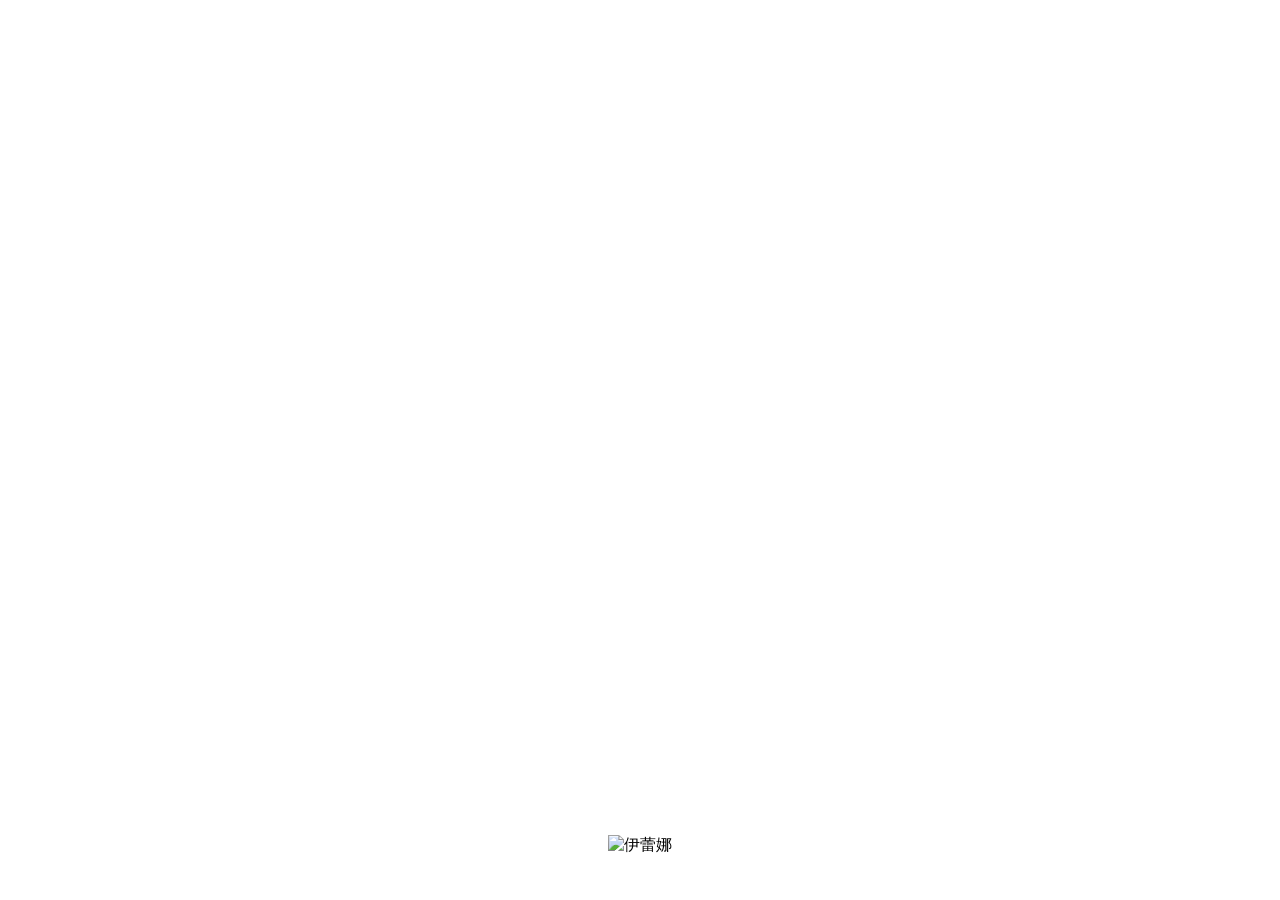
<file: plugins/pet/overlay.html>
<!doctype html>
<html lang="zh-CN">
<head>
<meta charset="utf-8">
<title>桌宠</title>
<style>
  /* 透明桌宠页：页面背景必须全透明，透明像素露出的是壳窗体的透明底并直接「看穿」到桌面；
     这些像素也不参与命中测试——点人物周围等于点到桌面下层。 */
  html, body {
      margin: 0; width: 100%; height: 100%;
      background: transparent; overflow: hidden;
      font-family: system-ui, -apple-system, "Segoe UI", "Microsoft YaHei", sans-serif;
  }
  /* 人物是唯一的交互面：按住拖动（JS 实现并经壳挪窗），短按弹出菜单。 */
  #char {
      position: fixed; bottom: 44px; left: 50%; transform: translateX(-50%);
      max-height: 88%; max-width: 88%; object-fit: contain; object-position: bottom center;
      animation: breathe 6.5s ease-in-out infinite;
      user-select: none; -webkit-user-drag: none;
      touch-action: none;   /* 触屏拖动不被当成滚动，指针事件才连得上 */
      cursor: grab;
  }
  #char:active { cursor: grabbing; }
  @keyframes breathe {
      0%, 100% { transform: translateX(-50%) translateY(0) scale(1); }
      50% { transform: translateX(-50%) translateY(-1.2%) scale(1.008); }
  }
  /* 说话气泡：人物左上角（头顶偏左），只展示、不接收点击 */
  #bubble {
      position: fixed; left: 6px; top: 64px;
      max-width: 60%; box-sizing: border-box; padding: 8px 12px;
      border-radius: 14px; background: rgba(255, 255, 255, .94); color: #1e1b4b;
      font-size: 13px; line-height: 1.6; white-space: pre-wrap; word-break: break-word;
      box-shadow: 0 6px 24px rgba(0, 0, 0, .18);
      opacity: 0; transition: opacity .25s; pointer-events: none;
  }
  #bubble.show { opacity: 1; }
  /* 点击人物弹出的菜单：贴在人物右上方 */
  #menu {
      position: fixed; right: 8px; top: 42%;
      display: flex; flex-direction: column; gap: 2px;
      padding: 6px; border-radius: 14px;
      background: rgba(255, 255, 255, .92); backdrop-filter: blur(10px);
      border: 1px solid rgba(255, 255, 255, .9);
      box-shadow: 0 10px 30px rgba(0, 0, 0, .22);
      opacity: 0; pointer-events: none; transform: translateY(6px) scale(.96);
      transition: opacity .16s, transform .16s;
  }
  #menu.show { opacity: 1; pointer-events: auto; transform: none; }
  #menu button, .panel button {
      display: flex; align-items: center; gap: 8px;
      padding: 8px 14px; border: 0; border-radius: 10px;
      background: transparent; color: #1e1b4b; cursor: pointer;
      font-size: 13px; text-align: left; white-space: nowrap;
  }
  #menu button:hover { background: rgba(99, 102, 241, .14); }
  #menu .ico { width: 18px; text-align: center; }
  #menu .tag { margin-left: auto; font-size: 10px; color: #6366f1; }
  /* 聊天输入条：人物脚下，进入聊天模式才出现 */
  #inputRow {
      position: fixed; left: 6px; right: 6px; bottom: 6px;
      display: none; gap: 6px; align-items: center;
      padding: 6px; border-radius: 14px;
      background: rgba(255, 255, 255, .92); backdrop-filter: blur(10px);
      border: 1px solid rgba(255, 255, 255, .9);
      box-shadow: 0 8px 26px rgba(0, 0, 0, .2);
  }
  #inputRow.show { display: flex; }
  #chatInput {
      flex: 1; min-width: 0; border: 0; outline: none; background: transparent;
      font-size: 13px; color: #1e1b4b; padding: 6px 4px;
  }
  #chatSend {
      flex: none; width: 30px; height: 30px; border-radius: 50%; border: 0;
      background: linear-gradient(135deg, #f472b6, #a78bfa); color: #fff;
      font-size: 14px; cursor: pointer;
  }
  /* 桌宠自己的设置面板（菜单「设置」打开）：频率与朗读，都在这调，不跳主应用 */
  #settings {
      position: fixed; left: 8px; right: 8px; top: 34%;
      padding: 10px 12px; border-radius: 14px;
      background: rgba(255, 255, 255, .94); backdrop-filter: blur(10px);
      border: 1px solid rgba(255, 255, 255, .9);
      box-shadow: 0 10px 30px rgba(0, 0, 0, .22);
      opacity: 0; pointer-events: none; transform: translateY(6px);
      transition: opacity .16s, transform .16s;
      color: #1e1b4b; font-size: 12px;
  }
  #settings.show { opacity: 1; pointer-events: auto; transform: none; }
  #settings h4 { margin: 0 0 8px; font-size: 12px; color: #6366f1; }
  #settings label { display: flex; align-items: center; gap: 6px; padding: 3px 0; cursor: pointer; }
  #settings .row { display: flex; align-items: center; gap: 6px; margin: 6px 0 2px; }
  #settings input[type="number"] { width: 52px; padding: 3px 6px; border: 1px solid #ddd; border-radius: 8px; font-size: 12px; }
  #settings .hint { color: #888; font-size: 10px; margin: 6px 0 0; line-height: 1.5; }
  #settings .close { margin-top: 8px; width: 100%; justify-content: center; background: rgba(99, 102, 241, .12); border-radius: 10px; }
</style>
</head>
<body>
  <div id="bubble"></div>
  <img id="char" alt="伊蕾娜" draggable="false">
  <div id="menu">
    <button id="mChat"><span class="ico">💬</span>聊天</button>
    <button id="mSettings"><span class="ico">⚙️</span>设置</button>
    <button id="mProactive"><span class="ico">⚡</span>主动搭话<span class="tag" id="proTag">关</span></button>
    <button id="mHide"><span class="ico">✕</span>收起桌宠</button>
  </div>
  <div id="settings">
    <h4>桌宠设置</h4>
    <label><input type="radio" name="freq" value="fast">快（5 分钟以内随机搭一次）</label>
    <label><input type="radio" name="freq" value="medium">中（30 分钟以内随机搭一次）</label>
    <label><input type="radio" name="freq" value="slow">慢（1 小时以内随机搭一次）</label>
    <div class="row">
      <label><input type="radio" name="freq" value="custom">自定义</label>
      <input type="number" id="customMin" min="1" max="720"> 分钟搭一次
    </div>
    <label><input type="checkbox" id="ttsToggle">桌宠说话时朗读（TTS）</label>
    <button class="close" id="settingsClose">完成</button>
    <p class="hint">主动搭话开启时，AI 会随机截取屏幕画面看看你在做什么再搭话；截图只会发给你自己配置的 AI 供应商。</p>
  </div>
  <div id="inputRow">
    <input id="chatInput" type="text" placeholder="和伊蕾娜说点什么…" autocomplete="off">
    <button id="chatSend" title="发送">➤</button>
  </div>
<script>
(function () {
    'use strict';
    // 页面只依赖 Web 标准能力（BroadcastChannel + DOM）：数据从主页面来，菜单动作也发回主页面，
    // 由主页面经宿主 API 落地——本页对壳的唯一直接依赖是拖动时的挪窗消息（主页面代替不了这件事）。
    var ch = document.getElementById('char');
    var bubble = document.getElementById('bubble');
    var menu = document.getElementById('menu');
    var settings = document.getElementById('settings');
    var inputRow = document.getElementById('inputRow');
    var chatInput = document.getElementById('chatInput');
    var proTag = document.getElementById('proTag');
    var hideTimer = null;
    var chan = new BroadcastChannel('elaina-pet');
    var emotions = {};   // 情绪键 -> 立绘 URL（主页面 init 时下发，本页不自己拼路径）

    function showBubble(text) {
        var t = String(text == null ? '' : text);
        if (!t) return;
        bubble.textContent = t;
        bubble.classList.add('show');
        if (hideTimer) clearTimeout(hideTimer);
        hideTimer = setTimeout(function () { bubble.classList.remove('show'); }, 9000);
    }
    function setEmotion(key) {
        var url = emotions[key || 'calm'] || emotions.calm;
        if (url && ch.getAttribute('src') !== url) ch.setAttribute('src', url);
    }
    function setProactiveTag(on) { proTag.textContent = on ? '开' : '关'; }

    chan.onmessage = function (ev) {
        var d = ev.data || {};
        if (d.type === 'init') {
            emotions = d.emotions || {};
            setEmotion(d.emotion);
            if (d.bubble) showBubble(d.bubble);
            setProactiveTag(d.proactive);
        } else if (d.type === 'emotion') {
            setEmotion(d.key);
        } else if (d.type === 'bubble') {
            showBubble(d.text);
        } else if (d.type === 'proactive') {
            setProactiveTag(d.on);
        } else if (d.type === 'show-settings') {
            hideMenu();
            hideInput();
            applySettings(d.settings || {});
            settings.classList.add('show');
            sendHit();
        }
    };
    // 主页面可能先于本页建好监听，也可能晚于本页加载完成——hello 触发 init，谁来晚了都能对上
    chan.postMessage({ type: 'hello' });

    // ── 命中区域上报：壳按这些矩形放行真实鼠标，其余像素穿透 ──
    function sendHit() {
        var rects = [];
        try {
            var cr = ch.getBoundingClientRect();
            rects.push([Math.round(cr.left), Math.round(cr.top), Math.round(cr.width), Math.round(cr.height)]);
            if (menu.classList.contains('show')) {
                var mr = menu.getBoundingClientRect();
                rects.push([Math.round(mr.left), Math.round(mr.top), Math.round(mr.width), Math.round(mr.height)]);
            }
            if (settings.classList.contains('show')) {
                var sr = settings.getBoundingClientRect();
                rects.push([Math.round(sr.left), Math.round(sr.top), Math.round(sr.width), Math.round(sr.height)]);
            }
            if (inputRow.classList.contains('show')) {
                var ir = inputRow.getBoundingClientRect();
                rects.push([Math.round(ir.left), Math.round(ir.top), Math.round(ir.width), Math.round(ir.height)]);
            }
        } catch (e) { /* 忽略 */ }
        postToShell({ type: 'mod-window-hit', rects: JSON.stringify(rects) });
    }
    ch.addEventListener('load', function () { sendHit(); });

    // ── 菜单 ──
    function toggleMenu() { menu.classList.toggle('show'); hidePanel(settings); hideInput(); sendHit(); }
    function hideMenu() { menu.classList.remove('show'); }
    function hidePanel(p) { p.classList.remove('show'); }
    function hideInput() { inputRow.classList.remove('show'); }
    document.getElementById('mChat').addEventListener('click', function () {
        hideMenu();
        hidePanel(settings);
        inputRow.classList.toggle('show');
        sendHit();
        if (inputRow.classList.contains('show')) chatInput.focus();
    });
    document.getElementById('mSettings').addEventListener('click', function () {
        hideMenu();
        hideInput();
        chan.postMessage({ type: 'settings-request' });   // 配置在主页面，由它回推 show-settings
    });
    document.getElementById('mProactive').addEventListener('click', function () {
        chan.postMessage({ type: 'proactive-toggle' });   // 新状态由主页面回推 proactive 消息
    });
    document.getElementById('mHide').addEventListener('click', function () {
        hideMenu();
        chan.postMessage({ type: 'close-request' });
    });

    // ── 桌宠设置面板 ──
    function applySettings(cfg) {
        var freq = cfg.freq || 'fast';
        var radios = settings.querySelectorAll('input[name="freq"]');
        for (var i = 0; i < radios.length; i++) radios[i].checked = radios[i].value === freq;
        document.getElementById('customMin').value = cfg.customMin || 15;
        document.getElementById('ttsToggle').checked = Boolean(cfg.tts);
    }
    function collectSettings() {
        var freq = 'fast';
        var radios = settings.querySelectorAll('input[name="freq"]');
        for (var i = 0; i < radios.length; i++) if (radios[i].checked) freq = radios[i].value;
        var customMin = Math.max(1, Math.min(720, Number(document.getElementById('customMin').value) || 15));
        return { freq: freq, customMin: customMin, tts: document.getElementById('ttsToggle').checked };
    }
    function pushSettings() {
        var cfg = collectSettings();
        chan.postMessage({ type: 'settings-set', settings: cfg });   // 主页面落盘并回推
    }
    settings.addEventListener('change', function () { pushSettings(); });
    document.getElementById('settingsClose').addEventListener('click', function () {
        hidePanel(settings);
        sendHit();
    });

    // ── 聊天输入 ──
    function sendChat() {
        var v = String(chatInput.value || '').trim();
        if (!v) return;
        chatInput.value = '';
        chan.postMessage({ type: 'chat-send', text: v });
    }
    document.getElementById('chatSend').addEventListener('click', sendChat);
    chatInput.addEventListener('keydown', function (ev) {
        if (ev.key === 'Enter') { ev.stopPropagation(); sendChat(); }
    });

    // ── 拖动 + 点击 ──
    // 挪窗消息直接发给壳（mod-window-move-*）：主窗口代替不了「移动另一个窗」这件事。
    function postToShell(msg) {
        try {
            var wv = window.chrome && window.chrome.webview;
            if (wv && typeof wv.postMessage === 'function') wv.postMessage(msg);
        } catch (e) { /* 没有壳（如把本页直接开在浏览器里）时拖动不可用，其余功能不受影响 */ }
    }
    var DRAG_THRESHOLD = 5;   // 位移超过它才算拖动；否则抬起时按「点击」处理（弹菜单）
    var drag = null;
    ch.addEventListener('pointerdown', function (ev) {
        if (ev.button !== 0 && ev.pointerType === 'mouse') return;
        drag = { x: ev.screenX, y: ev.screenY, moved: false };
        if (ch.setPointerCapture) { try { ch.setPointerCapture(ev.pointerId); } catch (e) { /* 忽略 */ } }
        ev.preventDefault();
    });
    ch.addEventListener('pointermove', function (ev) {
        if (!drag) return;
        var dx = ev.screenX - drag.x, dy = ev.screenY - drag.y;
        if (!drag.moved && Math.abs(dx) * Math.abs(dx) + Math.abs(dy) * Math.abs(dy) < DRAG_THRESHOLD * DRAG_THRESHOLD) return;
        if (!drag.moved) {
            drag.moved = true;
            hideMenu(); hidePanel(settings); hideInput();   // 拖动开始就收浮层，别让它们跟着窗飘
            sendHit();
            postToShell({ type: 'mod-window-move-start' });
        }
        postToShell({ type: 'mod-window-move', x: dx, y: dy });
        ev.preventDefault();
    });
    function finishDrag(wasCancelled) {
        if (!drag) return;
        var wasClick = !drag.moved;
        drag = null;
        postToShell({ type: 'mod-window-move-end' });
        if (wasClick && !wasCancelled) toggleMenu();
    }
    ch.addEventListener('pointerup', function () { finishDrag(false); });
    ch.addEventListener('pointercancel', function () { finishDrag(true); });
    // 右键同样弹菜单（鼠标用户的习惯）；拖动中的右键忽略
    ch.addEventListener('contextmenu', function (ev) {
        ev.preventDefault();
        if (!drag || !drag.moved) { drag = null; toggleMenu(); }
    });
    sendHit();   // 立绘已缓存时 load 不再触发，这里兜底报一次
})();
</script>
</body>
</html>
</file>
<file: style.css>
/* ==========================================================================
   ElainaChat Mod · 站点设计系统（首页 / 插件商店 / 模型区共用）
   配色沿用应用的默认主题「暖米绿」，排版上加入故事书式的衬线标题与纸张质感。
   ========================================================================== */

/* ── 一、设计令牌 ─────────────────────────────────────────────────────── */
:root {
  color-scheme: light;

  --font-sans: system-ui, -apple-system, "Segoe UI", "PingFang SC", "Hiragino Sans GB",
    "Microsoft YaHei", sans-serif;
  --font-serif: "Source Han Serif SC", "Noto Serif CJK SC", "Noto Serif SC", "Songti SC",
    STSong, "SimSun", Georgia, serif;
  --font-mono: ui-monospace, SFMono-Regular, "JetBrains Mono", Consolas, monospace;

  --paper: #f6f1e8;
  --paper-deep: #efe7d9;
  --surface: #fffdf8;
  --surface-soft: #f3ecdf;
  --surface-glass: rgba(255, 253, 248, 0.68);
  --ink: #34251c;
  --ink-soft: #6a594d;
  --ink-faint: #8a7768;
  --line: #e0d5c5;
  --line-strong: #cbbaa6;

  --sage: #a7bb6c;
  --sage-deep: #4f6430;
  --sage-soft: rgba(167, 187, 108, 0.2);
  --sage-wash: #edf1df;
  --clay: #b5562c;
  --clay-soft: rgba(181, 86, 44, 0.1);
  --gold: #c79a4b;
  --navy: #262a4a;

  --warn: #925614;
  --warn-bg: #fdf3e3;
  --warn-line: #e9c9a4;

  --on-dark: #f5f1e6;
  --on-dark-soft: #bdc0b0;

  --page-bg:
    radial-gradient(1100px 700px at 88% -120px, rgba(167, 187, 108, 0.24), transparent 62%),
    radial-gradient(900px 620px at -8% 240px, rgba(181, 86, 44, 0.07), transparent 62%),
    linear-gradient(180deg, #f8f3ea 0%, var(--paper) 46%, var(--paper-deep) 100%);
  --header-bg: rgba(247, 242, 233, 0.8);
  --focus: #43552a;

  --shadow-xs: 0 1px 2px rgba(52, 37, 28, 0.06);
  --shadow-sm: 0 6px 20px rgba(52, 37, 28, 0.07), 0 1px 2px rgba(52, 37, 28, 0.05);
  --shadow-md: 0 16px 40px rgba(52, 37, 28, 0.11), 0 2px 6px rgba(52, 37, 28, 0.06);
  --shadow-lg: 0 32px 80px rgba(45, 32, 24, 0.2), 0 8px 24px rgba(45, 32, 24, 0.1);
  --card-shadow: var(--shadow-sm);
  --card-shadow-hover: var(--shadow-md);

  --radius-xs: 8px;
  --radius-sm: 12px;
  --radius-md: 18px;
  --radius-lg: 24px;
  --radius-xl: 32px;
  --maxw: 1140px;
  --gutter: 24px;
  --header-h: 76px;
  --section-y: 88px;
}

html[data-theme="dark"] {
  color-scheme: dark;

  --paper: #10140f;
  --paper-deep: #0c100c;
  --surface: #171d16;
  --surface-soft: #1e251d;
  --surface-glass: rgba(23, 29, 22, 0.66);
  --ink: #eee9dd;
  --ink-soft: #b2ab9d;
  --ink-faint: #8b8578;
  --line: #2e382c;
  --line-strong: #465442;

  --sage: #a9bd74;
  --sage-deep: #c3d58d;
  --sage-soft: rgba(169, 189, 116, 0.16);
  --sage-wash: #1d241b;
  --clay: #e79a6d;
  --clay-soft: rgba(231, 154, 109, 0.12);
  --gold: #e0b56a;

  --warn: #f0bf72;
  --warn-bg: #211c12;
  --warn-line: #4f4226;

  --on-dark: #f5f1e6;
  --on-dark-soft: #b9bcac;

  --page-bg:
    radial-gradient(1000px 620px at 86% -120px, rgba(169, 189, 116, 0.14), transparent 62%),
    radial-gradient(900px 640px at -10% 220px, rgba(58, 66, 104, 0.28), transparent 62%),
    linear-gradient(180deg, #0d110d 0%, var(--paper) 48%, var(--paper-deep) 100%);
  --header-bg: rgba(16, 20, 15, 0.8);
  --focus: #c3d58d;

  --shadow-xs: 0 1px 2px rgba(0, 0, 0, 0.3);
  --shadow-sm: 0 8px 26px rgba(0, 0, 0, 0.3), 0 1px 2px rgba(0, 0, 0, 0.25);
  --shadow-md: 0 20px 48px rgba(0, 0, 0, 0.42), 0 2px 8px rgba(0, 0, 0, 0.3);
  --shadow-lg: 0 36px 90px rgba(0, 0, 0, 0.55), 0 10px 30px rgba(0, 0, 0, 0.35);
  --card-shadow: var(--shadow-sm);
  --card-shadow-hover: var(--shadow-md);
}

/* ── 二、基础 ─────────────────────────────────────────────────────────── */
* { box-sizing: border-box; }
html {
  scroll-behavior: smooth;
  scroll-padding-top: calc(var(--header-h) + 20px);
}
body {
  margin: 0;
  background: var(--page-bg);
  background-color: var(--paper);
  color: var(--ink);
  font: 16px/1.75 var(--font-sans);
  -webkit-font-smoothing: antialiased;
  text-rendering: optimizeLegibility;
}
h1, h2, h3, h4 {
  font-family: var(--font-serif);
  font-weight: 600;
  letter-spacing: 0.005em;
  text-wrap: balance;
}
p { text-wrap: pretty; }
a {
  color: var(--sage-deep);
  text-decoration: none;
  text-underline-offset: 0.2em;
  transition: color 0.16s ease;
}
a:hover {
  color: var(--ink);
  text-decoration: underline;
  text-decoration-thickness: 1px;
}
:focus-visible {
  outline: 2px solid var(--focus);
  outline-offset: 3px;
  border-radius: 6px;
}
::selection { background: var(--sage); color: #243016; }
img { display: block; max-width: 100%; }
svg { display: block; }
ul, ol { padding-left: 1.3em; }
.wrap {
  width: 100%;
  max-width: var(--maxw);
  margin: 0 auto;
  padding: 0 var(--gutter);
}
.sr-only {
  position: absolute;
  width: 1px;
  height: 1px;
  padding: 0;
  margin: -1px;
  overflow: hidden;
  clip: rect(0 0 0 0);
  white-space: nowrap;
  border: 0;
}
.skip-link {
  position: fixed;
  top: 12px;
  left: 12px;
  z-index: 100;
  padding: 10px 16px;
  border-radius: 999px;
  background: var(--ink);
  color: var(--paper);
  font-size: 14px;
  transform: translateY(-160%);
  transition: transform 0.2s ease;
}
.skip-link:focus-visible {
  transform: translateY(0);
  color: var(--paper);
  text-decoration: none;
}
.icon {
  width: 20px;
  height: 20px;
  flex: none;
  fill: none;
  stroke: currentColor;
  stroke-width: 1.8;
  stroke-linecap: round;
  stroke-linejoin: round;
}

/* ── 三、页头与导航 ───────────────────────────────────────────────────── */
.site-header {
  position: sticky;
  top: 0;
  z-index: 60;
  background: var(--header-bg);
  border-bottom: 1px solid transparent;
  backdrop-filter: blur(18px) saturate(1.45);
  -webkit-backdrop-filter: blur(18px) saturate(1.45);
  transition: border-color 0.2s ease, box-shadow 0.2s ease;
}
.site-header.is-scrolled {
  border-bottom-color: var(--line);
  box-shadow: 0 10px 30px rgba(52, 37, 28, 0.06);
}
html[data-theme="dark"] .site-header.is-scrolled {
  box-shadow: 0 10px 30px rgba(0, 0, 0, 0.28);
}
.header-inner {
  display: flex;
  align-items: center;
  justify-content: space-between;
  gap: 18px;
  min-height: var(--header-h);
}
.header-right {
  display: flex;
  align-items: center;
  justify-content: flex-end;
  gap: 10px;
  min-width: 0;
}
.brand {
  display: inline-flex;
  align-items: center;
  gap: 11px;
  flex: none;
  color: var(--ink);
}
.brand:hover { color: var(--ink); text-decoration: none; }
.brand-mark {
  width: 38px;
  height: 38px;
  flex: none;
  border-radius: 12px;
  object-fit: cover;
  background: var(--surface-soft);
  box-shadow: 0 3px 12px rgba(52, 37, 28, 0.18), inset 0 0 0 1px rgba(0, 0, 0, 0.06);
}
.brand-copy {
  display: flex;
  flex-direction: column;
  gap: 1px;
  line-height: 1.2;
}
.brand-name {
  display: flex;
  align-items: center;
  gap: 7px;
  font-size: 16.5px;
  font-weight: 700;
  letter-spacing: -0.01em;
  white-space: nowrap;
}
.brand-badge {
  padding: 3px 5px 2px;
  border: 1px solid var(--line);
  border-radius: 5px;
  background: var(--sage-soft);
  color: var(--sage-deep);
  font: 700 9px/1 var(--font-mono);
  letter-spacing: 0.12em;
}
.brand-sub {
  color: var(--ink-faint);
  font-size: 10.5px;
  letter-spacing: 0.14em;
  white-space: nowrap;
}
.nav {
  display: flex;
  align-items: center;
  gap: 2px;
}
.nav-link {
  padding: 8px 12px;
  border-radius: 999px;
  color: var(--ink-soft);
  font-size: 14px;
  font-weight: 500;
  white-space: nowrap;
  transition: background 0.16s ease, color 0.16s ease;
}
.nav-link:hover {
  background: var(--sage-soft);
  color: var(--ink);
  text-decoration: none;
}
.nav-link.is-active,
.nav-link[aria-current="page"],
.nav-link[aria-current="true"] {
  background: var(--sage-soft);
  color: var(--ink);
}
.appearance { display: flex; align-items: center; }
.theme-capsule {
  display: inline-flex;
  align-items: center;
  gap: 2px;
  padding: 3px;
  border: 1px solid var(--line);
  border-radius: 999px;
  background: var(--surface-glass);
}
.theme-capsule button {
  display: grid;
  place-items: center;
  width: 30px;
  height: 28px;
  padding: 0;
  border: 0;
  border-radius: 999px;
  background: transparent;
  color: var(--ink-faint);
  cursor: pointer;
  transition: background 0.16s ease, color 0.16s ease;
}
.theme-capsule button svg { width: 15px; height: 15px; }
.theme-capsule button:hover { color: var(--ink); }
.theme-capsule button[aria-pressed="true"] {
  background: var(--sage-deep);
  color: #fffdf6;
}
html[data-theme="dark"] .theme-capsule button[aria-pressed="true"] {
  background: var(--sage);
  color: #1b2117;
}
.header-cta {
  padding: 8px 17px;
  font-size: 13.5px;
}
.menu-toggle {
  display: none;
  position: relative;
  width: 40px;
  height: 40px;
  padding: 0;
  border: 1px solid var(--line);
  border-radius: 12px;
  background: var(--surface-glass);
  color: var(--ink);
  cursor: pointer;
}
.menu-toggle span {
  position: absolute;
  left: 12px;
  width: 16px;
  height: 1.5px;
  border-radius: 2px;
  background: currentColor;
  transition: transform 0.2s ease, opacity 0.2s ease, top 0.2s ease;
}
.menu-toggle span:nth-child(1) { top: 14px; }
.menu-toggle span:nth-child(2) { top: 19px; }
.menu-toggle span:nth-child(3) { top: 24px; }
.menu-toggle[aria-expanded="true"] span:nth-child(1) { top: 19px; transform: rotate(45deg); }
.menu-toggle[aria-expanded="true"] span:nth-child(2) { opacity: 0; }
.menu-toggle[aria-expanded="true"] span:nth-child(3) { top: 19px; transform: rotate(-45deg); }
.mobile-menu {
  position: absolute;
  top: 100%;
  left: 0;
  right: 0;
  z-index: 59;
  max-height: calc(100vh - var(--header-h));
  overflow-y: auto;
  padding: 10px var(--gutter) 22px;
  background: var(--surface);
  border-top: 1px solid var(--line);
  border-bottom: 1px solid var(--line);
  box-shadow: var(--shadow-md);
}
.mobile-menu[hidden] { display: none; }
.mobile-nav {
  display: flex;
  flex-direction: column;
  gap: 2px;
}
.mobile-nav .nav-link {
  padding: 11px 12px;
  border-radius: 10px;
  font-size: 15px;
}
.mobile-menu__actions {
  display: flex;
  gap: 10px;
  margin-top: 14px;
  padding-top: 16px;
  border-top: 1px dashed var(--line);
}
.mobile-menu__actions .btn { flex: 1; }
.mobile-menu__note {
  margin: 14px 2px 0;
  color: var(--ink-faint);
  font-size: 12px;
}

/* ── 四、按钮 ─────────────────────────────────────────────────────────── */
.btn {
  display: inline-flex;
  align-items: center;
  justify-content: center;
  gap: 8px;
  padding: 12px 22px;
  border: 1px solid transparent;
  border-radius: 999px;
  font-family: var(--font-sans);
  font-size: 15px;
  font-weight: 650;
  line-height: 1.3;
  white-space: nowrap;
  cursor: pointer;
  text-decoration: none;
  transition: transform 0.18s ease, box-shadow 0.18s ease, background 0.18s ease,
    border-color 0.18s ease, color 0.18s ease;
}
.btn:hover {
  text-decoration: none;
  color: inherit;
}
.btn .icon { width: 17px; height: 17px; }
.btn--primary {
  background: linear-gradient(135deg, #5b7034 0%, #455826 100%);
  color: #fffdf6;
  box-shadow: 0 8px 20px rgba(79, 100, 48, 0.24), inset 0 1px 0 rgba(255, 255, 255, 0.18);
}
.btn--primary:hover {
  color: #fffdf6;
  transform: translateY(-1px);
  box-shadow: 0 12px 28px rgba(79, 100, 48, 0.3), inset 0 1px 0 rgba(255, 255, 255, 0.2);
}
.btn--primary:active { transform: translateY(0); }
.btn--ghost {
  background: var(--surface-glass);
  border-color: var(--line-strong);
  color: var(--ink);
}
.btn--ghost:hover {
  background: var(--sage-soft);
  border-color: var(--sage);
  color: var(--ink);
  transform: translateY(-1px);
}
.btn--sm { padding: 8px 16px; font-size: 13px; }
.btn--block { width: 100%; }
.link-arrow {
  display: inline-flex;
  align-items: center;
  gap: 7px;
  font-size: 14px;
  font-weight: 600;
  color: var(--sage-deep);
}
.link-arrow .icon {
  width: 16px;
  height: 16px;
  transition: transform 0.18s ease;
}
.link-arrow:hover { text-decoration: none; color: var(--ink); }
.link-arrow:hover .icon { transform: translateX(3px); }
html[data-theme="dark"] .btn--primary {
  background: linear-gradient(135deg, #b4c982 0%, #8fa65a 100%);
  color: #1b2117;
  box-shadow: 0 8px 24px rgba(169, 189, 116, 0.18);
}
html[data-theme="dark"] .btn--primary:hover { color: #12170f; }

/* ── 五、通用区块 / 首屏（子页面也使用） ───────────────────────────────── */
.hero {
  position: relative;
  padding: 68px 0 58px;
}
.hero .wrap { position: relative; z-index: 1; }
.hero h1 {
  max-width: 18em;
  margin: 0 0 18px;
  font-size: clamp(34px, 4.6vw, 52px);
  line-height: 1.2;
}
.eyebrow {
  display: inline-flex;
  align-items: center;
  gap: 9px;
  margin: 0 0 16px;
  color: var(--clay);
  font: 600 12px/1.6 var(--font-mono);
  letter-spacing: 0.08em;
}
.eyebrow::before {
  content: "";
  width: 7px;
  height: 7px;
  flex: none;
  border-radius: 2px;
  background: currentColor;
  transform: rotate(45deg);
}
.lede {
  max-width: 700px;
  margin: 0 0 28px;
  color: var(--ink-soft);
  font-size: 16.5px;
  line-height: 1.85;
}
.lede strong { color: var(--ink); font-weight: 650; }
.hero-actions {
  display: flex;
  flex-wrap: wrap;
  align-items: center;
  gap: 12px;
}
/* 目录页首屏：与首页的故事书气质一致，右侧放一张“使用便签” */
.catalog-hero {
  position: relative;
  overflow: hidden;
  padding: 64px 0 60px;
  background:
    radial-gradient(760px 420px at 88% -10%, rgba(167, 187, 108, 0.22), transparent 62%),
    radial-gradient(620px 360px at 0% 110%, rgba(181, 86, 44, 0.06), transparent 65%);
}
.catalog-hero::after {
  content: "";
  position: absolute;
  inset: 0;
  pointer-events: none;
  opacity: 0.4;
  background-image:
    radial-gradient(1.2px 1.2px at 15% 28%, var(--line-strong) 50%, transparent 51%),
    radial-gradient(1px 1px at 42% 12%, var(--line-strong) 50%, transparent 51%),
    radial-gradient(1.3px 1.3px at 73% 34%, var(--line-strong) 50%, transparent 51%),
    radial-gradient(1px 1px at 91% 72%, var(--line-strong) 50%, transparent 51%);
}
.catalog-hero .wrap { position: relative; z-index: 1; }
.catalog-hero__inner {
  display: grid;
  grid-template-columns: minmax(0, 1.12fr) minmax(320px, 0.88fr);
  align-items: center;
  gap: clamp(34px, 5vw, 64px);
}
.catalog-hero__copy .lede { margin-bottom: 26px; }
.catalog-tags {
  display: flex;
  flex-wrap: wrap;
  gap: 8px;
  margin: 26px 0 0;
  padding: 0;
  list-style: none;
}
.catalog-tags li {
  display: inline-flex;
  align-items: center;
  gap: 6px;
  padding: 6px 10px;
  border: 1px solid var(--line);
  border-radius: 999px;
  background: var(--surface-glass);
  color: var(--ink-soft);
  font-size: 12px;
  line-height: 1.5;
  backdrop-filter: blur(6px);
}
.catalog-tags li::before {
  content: "";
  width: 5px;
  height: 5px;
  flex: none;
  border-radius: 50%;
  background: var(--sage);
}
.catalog-note {
  position: relative;
  padding: 30px;
  border: 1px solid var(--line);
  border-radius: var(--radius-lg);
  background:
    linear-gradient(160deg, var(--surface) 0%, var(--sage-wash) 100%);
  box-shadow: var(--shadow-md);
}
.catalog-note::before {
  content: "";
  position: absolute;
  top: -9px;
  left: 28px;
  width: 56px;
  height: 18px;
  border: 1px solid var(--line);
  border-radius: 3px;
  background: var(--sage-soft);
  transform: rotate(-2.5deg);
}
.catalog-note__label {
  margin: 0 0 10px;
  color: var(--clay);
  font: 600 10px/1.5 var(--font-mono);
  letter-spacing: 0.14em;
}
.catalog-note h2 {
  margin: 0 0 18px;
  font-size: clamp(22px, 2.4vw, 28px);
  line-height: 1.3;
}
.catalog-note__list {
  display: grid;
  gap: 14px;
  margin: 0;
  padding: 0;
  list-style: none;
}
.catalog-note__list li {
  padding-top: 13px;
  border-top: 1px dashed var(--line);
}
.catalog-note__list li:first-child {
  padding-top: 0;
  border-top: 0;
}
.catalog-note__list strong {
  display: block;
  margin-bottom: 3px;
  color: var(--ink);
  font-size: 14px;
  font-weight: 650;
}
.catalog-note__list span {
  display: block;
  color: var(--ink-soft);
  font-size: 12.5px;
  line-height: 1.75;
}
.catalog-note__foot {
  margin: 18px 0 0;
  padding-top: 14px;
  border-top: 1px solid var(--line);
  color: var(--ink-faint);
  font: 10.5px/1.65 var(--font-mono);
  letter-spacing: 0.02em;
}

.section {
  position: relative;
  padding: var(--section-y) 0;
  border-top: 1px solid var(--line);
}
.section-head {
  max-width: 720px;
  margin-bottom: 36px;
}
.section-head h2 {
  margin: 0 0 12px;
  font-size: clamp(28px, 3.3vw, 40px);
  line-height: 1.28;
}
.section-head p {
  margin: 0;
  color: var(--ink-soft);
  font-size: 15.5px;
  line-height: 1.85;
}
.section-head p + p { margin-top: 10px; }
.section-head a { text-decoration: underline; text-decoration-color: var(--line-strong); }
.section-head a:hover { text-decoration-color: currentColor; }
.kicker {
  display: flex;
  align-items: center;
  gap: 10px;
  margin: 0 0 14px;
  color: var(--ink-faint);
  font: 600 11px/1.5 var(--font-mono);
  letter-spacing: 0.16em;
  text-transform: uppercase;
}
.kicker::before {
  content: "";
  width: 22px;
  height: 1px;
  background: var(--line-strong);
}
.kicker b { color: var(--clay); font-weight: 600; }

/* ── 六、卡片 / 网格 / 标签 ───────────────────────────────────────────── */
.grid {
  display: grid;
  grid-template-columns: repeat(auto-fill, minmax(280px, 1fr));
  gap: 18px;
}
.grid--2 { grid-template-columns: repeat(auto-fit, minmax(320px, 1fr)); }
.grid--4 { grid-template-columns: repeat(auto-fit, minmax(240px, 1fr)); }
.card {
  position: relative;
  padding: 24px;
  border: 1px solid var(--line);
  border-radius: var(--radius-lg);
  background: var(--surface);
  box-shadow: var(--card-shadow);
  transition: transform 0.2s ease, box-shadow 0.2s ease, border-color 0.2s ease;
}
.card:hover {
  transform: translateY(-3px);
  border-color: var(--line-strong);
  box-shadow: var(--card-shadow-hover);
}
.card h3 {
  margin: 0 0 8px;
  font-family: var(--font-sans);
  font-size: 16.5px;
  font-weight: 650;
  line-height: 1.5;
}
.card p {
  margin: 0;
  color: var(--ink-soft);
  font-size: 14.5px;
  line-height: 1.8;
}
.card p + p, .card p + ul, .card ul + p { margin-top: 10px; }
.card > .btn, .card > .link-arrow { margin-top: 16px; }
.mod-card {
  display: flex;
  flex-direction: column;
  gap: 9px;
}
.mod-head {
  display: flex;
  align-items: flex-start;
  justify-content: space-between;
  gap: 12px;
}
.mod-name {
  margin: 0;
  font-family: var(--font-sans);
  font-size: 16.5px;
  font-weight: 650;
  line-height: 1.45;
}
.mod-desc { flex: 1; margin: 0; }
.mod-dep {
  margin: 0;
  color: var(--ink-faint);
  font: 12.5px/1.7 var(--font-mono);
}
.mod-dep a { text-decoration: underline; text-decoration-color: var(--line-strong); }
.mod-usage {
  display: flex;
  align-items: center;
  gap: 8px;
  flex-wrap: wrap;
  margin: 2px 0 0;
  color: var(--ink-faint);
  font-size: 12.5px;
}
.mod-foot {
  display: flex;
  align-items: center;
  justify-content: space-between;
  flex-wrap: wrap;
  gap: 10px;
  margin-top: 8px;
  padding-top: 14px;
  border-top: 1px dashed var(--line);
}
.mod-ver {
  color: var(--ink-faint);
  font: 11.5px/1.6 var(--font-mono);
  letter-spacing: 0.02em;
}
.mod-actions {
  display: flex;
  align-items: center;
  justify-content: flex-end;
  flex-wrap: wrap;
  gap: 8px;
}
.mod-card[hidden] { display: none !important; }
.catalog-toolbar {
  display: flex;
  align-items: center;
  justify-content: space-between;
  gap: 14px;
  margin-bottom: 14px;
}
.catalog-toolbar[hidden] { display: none; }
.catalog-search {
  display: flex;
  align-items: center;
  gap: 9px;
  flex: 1 1 260px;
  max-width: 420px;
  height: 46px;
  padding: 0 15px;
  border: 1px solid var(--line);
  border-radius: 999px;
  background: var(--surface);
  color: var(--ink-faint);
  transition: border-color 0.16s ease, box-shadow 0.16s ease;
}
.catalog-search:focus-within {
  border-color: var(--sage);
  box-shadow: 0 0 0 3px var(--sage-soft);
}
.catalog-search .icon {
  width: 16px;
  height: 16px;
  flex: none;
}
.catalog-search input {
  width: 100%;
  min-width: 0;
  padding: 0;
  border: 0;
  outline: 0;
  background: transparent;
  color: var(--ink);
  font: 14px/1.5 var(--font-sans);
}
.catalog-search input::placeholder { color: var(--ink-faint); }
main:focus { outline: 0; }
.catalog-filters {
  display: flex;
  flex-wrap: wrap;
  gap: 4px;
  padding: 4px;
  border: 1px solid var(--line);
  border-radius: 999px;
  background: var(--surface-soft);
}
.catalog-filters button {
  padding: 7px 14px;
  border: 0;
  border-radius: 999px;
  background: transparent;
  color: var(--ink-soft);
  font: 500 12.5px/1.4 var(--font-sans);
  cursor: pointer;
  transition: background 0.16s ease, color 0.16s ease;
}
.catalog-filters button:hover { color: var(--ink); }
.catalog-filters button[aria-pressed="true"] {
  background: var(--surface);
  color: var(--ink);
  box-shadow: var(--shadow-xs);
}
.catalog-status {
  min-height: 1.6em;
  margin: 0 0 18px;
  color: var(--ink-faint);
  font: 11.5px/1.6 var(--font-mono);
  letter-spacing: 0.02em;
}
.catalog-empty {
  padding: 34px 20px;
  border: 1px dashed var(--line-strong);
  border-radius: var(--radius-md);
  background: var(--surface-soft);
  color: var(--ink-soft);
  font-size: 14px;
  line-height: 1.8;
  text-align: center;
}
.catalog-empty[hidden] { display: none; }
.tag {
  display: inline-block;
  padding: 4px 9px;
  border: 1px solid transparent;
  border-radius: 999px;
  background: var(--surface-soft);
  color: var(--ink-soft);
  font-size: 11.5px;
  font-weight: 500;
  line-height: 1.4;
  white-space: nowrap;
}
.tag--accent { background: var(--sage-soft); color: var(--sage-deep); }
.tag--ok { background: var(--sage-soft); color: var(--sage-deep); }
.tag--warn {
  background: var(--warn-bg);
  color: var(--warn);
  border-color: var(--warn-line);
}

/* ── 七、说明列表 / 提示 / 免责声明 ───────────────────────────────────── */
.steps {
  margin: 0;
  padding: 0;
  list-style: none;
  color: var(--ink-soft);
  font-size: 14.5px;
}
.steps li {
  position: relative;
  margin: 0 0 9px;
  padding-left: 21px;
  line-height: 1.75;
}
.steps li:last-child { margin-bottom: 0; }
.steps li::before {
  content: "";
  position: absolute;
  top: 0.65em;
  left: 2px;
  width: 7px;
  height: 7px;
  border: 1.5px solid var(--sage-deep);
  border-radius: 50%;
}
.steps strong { color: var(--ink); font-weight: 650; }
.notice {
  margin: 18px 0 0;
  padding: 14px 18px 14px 20px;
  border: 1px solid var(--line);
  border-left: 3px solid var(--sage);
  border-radius: 4px 14px 14px 4px;
  background: var(--sage-wash);
  color: var(--ink-soft);
  font-size: 13.5px;
  line-height: 1.8;
}
.notice[hidden] { display: none; }
.notice strong { color: var(--ink); font-weight: 650; }
.notice a { color: var(--sage-deep); text-decoration: underline; }
html[data-theme="dark"] .notice { background: var(--surface-soft); }
.disclaimer {
  margin-top: 24px;
  border-color: var(--warn-line);
  background: linear-gradient(180deg, var(--warn-bg), var(--surface) 58%);
}
.disclaimer h3 { color: var(--warn); }
.disclaimer p + p { margin-top: 10px; }
.disclaimer ul {
  margin: 10px 0 0;
  padding-left: 20px;
  color: var(--ink-soft);
  font-size: 14px;
  line-height: 1.85;
}
.disclaimer li { margin: 6px 0; }
.disclaimer strong { color: var(--ink); font-weight: 650; }
.loading {
  margin: 0;
  padding: 28px;
  border: 1px dashed var(--line-strong);
  border-radius: var(--radius-md);
  color: var(--ink-faint);
  font-size: 14px;
  grid-column: 1 / -1;
}

/* ── 八、页脚 ─────────────────────────────────────────────────────────── */
.site-footer {
  padding: 56px 0 28px;
  border-top: 1px solid var(--line);
  background: var(--surface);
  font-size: 14px;
}
.footer-grid {
  display: grid;
  grid-template-columns: 1.7fr repeat(3, 1fr);
  gap: 40px;
}
.footer-brand p {
  max-width: 320px;
  margin: 14px 0 0;
  color: var(--ink-soft);
  font-size: 13.5px;
  line-height: 1.8;
}
.footer-col-title {
  margin: 2px 0 13px;
  color: var(--ink-faint);
  font: 600 10.5px/1.5 var(--font-mono);
  letter-spacing: 0.14em;
  text-transform: uppercase;
}
.footer-links {
  display: flex;
  flex-direction: column;
  gap: 8px;
  margin: 0;
  padding: 0;
  list-style: none;
}
.footer-links a {
  color: var(--ink-soft);
  font-size: 13.5px;
}
.footer-links a:hover { color: var(--sage-deep); }
.footer-bottom {
  display: flex;
  flex-wrap: wrap;
  justify-content: space-between;
  gap: 8px 24px;
  margin-top: 40px;
  padding-top: 20px;
  border-top: 1px solid var(--line);
  color: var(--ink-faint);
  font-size: 12px;
  line-height: 1.8;
}
.footer-bottom p { margin: 0; }
.footer-bottom a { color: inherit; text-decoration: underline; text-decoration-color: var(--line-strong); }
.footer-bottom a:hover { color: var(--ink); }

/* ── 九、响应式 ───────────────────────────────────────────────────────── */
@media (max-width: 1080px) {
  .nav-link { padding: 8px 9px; }
  .footer-grid { grid-template-columns: 1.4fr repeat(3, 1fr); gap: 28px; }
}
@media (max-width: 960px) {
  :root { --section-y: 72px; --header-h: 68px; }
  .nav { display: none; }
  .header-cta { display: none; }
  .menu-toggle { display: inline-block; }
  .brand-sub { display: none; }
  .hero { padding: 52px 0 44px; }
  .catalog-hero__inner { grid-template-columns: minmax(0, 1fr); }
  .catalog-note { max-width: 620px; }
  .footer-grid { grid-template-columns: 1fr 1fr; gap: 32px 24px; }
  .footer-brand { grid-column: 1 / -1; }
}
@media (max-width: 720px) {
  .catalog-toolbar {
    flex-direction: column;
    align-items: stretch;
  }
  .catalog-search {
    flex-basis: auto;
    max-width: none;
  }
  .catalog-search input { font-size: 16px; }
  .catalog-filters { width: 100%; }
  .catalog-filters button { flex: 1; }
}
@media (max-width: 620px) {
  :root { --gutter: 18px; --header-h: 64px; --section-y: 60px; }
  .brand-mark { width: 34px; height: 34px; border-radius: 10px; }
  .brand-name { font-size: 15.5px; }
  .header-right { gap: 8px; }
  .theme-capsule button { width: 28px; height: 26px; }
  .btn { padding: 11px 18px; }
  .header-cta, .menu-toggle { flex: none; }
  .hero { padding: 40px 0 36px; }
  .hero h1 { font-size: clamp(30px, 8.6vw, 38px); }
  .catalog-hero { padding: 42px 0 40px; }
  .catalog-note { padding: 24px 20px; }
  .catalog-note::before { left: 20px; }
  .catalog-tags { margin-top: 22px; }
  .lede { font-size: 15.5px; line-height: 1.8; }
  .hero-actions { gap: 10px; }
  .hero-actions .btn { flex: 1 1 160px; }
  .section-head { margin-bottom: 26px; }
  .section-head h2 { font-size: 27px; }
  .card { padding: 20px; border-radius: var(--radius-md); }
  .footer-grid { grid-template-columns: 1fr; gap: 28px; }
  .footer-brand { grid-column: auto; }
  .footer-bottom { flex-direction: column; }
}
@media (max-width: 380px) {
  :root { --gutter: 14px; }
  .brand-badge { display: none; }
  .brand-name { font-size: 14.5px; }
  .header-right { gap: 6px; }
  .theme-capsule button { width: 25px; height: 24px; }
  .menu-toggle { width: 36px; height: 36px; }
}
@media (prefers-reduced-motion: reduce) {
  html { scroll-behavior: auto; }
  *, *::before, *::after {
    animation-duration: 0.01ms !important;
    animation-iteration-count: 1 !important;
    transition-duration: 0.01ms !important;
    scroll-behavior: auto !important;
  }
}
</file>
